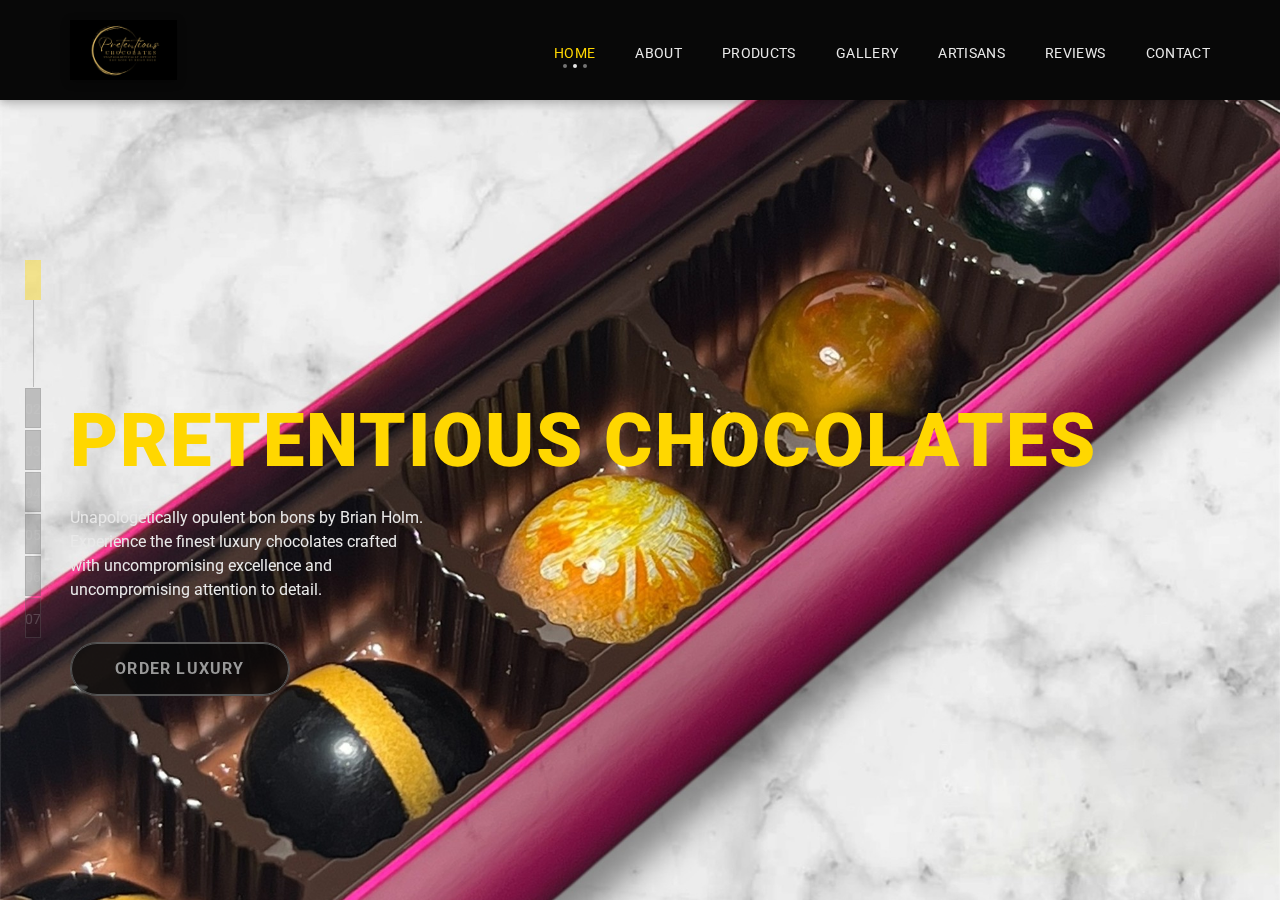
<file: index.html>
<!doctype html>
<html lang="en">

<head>
  <meta charset="utf-8">
  <meta http-equiv="X-UA-Compatible" content="IE=edge">
  <title>Pretentious Chocolates</title>
  <meta name="description" content="Pretentious Chocolates - Unapologetically opulent bon bons by Brian Holm. Experience the finest luxury chocolates crafted with uncompromising excellence.">
  <meta name="format-detection" content="telephone=no">
  <meta name="viewport" content="width=device-width, initial-scale=1, shrink-to-fit=no">
  <link href="https://fonts.googleapis.com/css?family=Roboto:300,400,700,900" rel="stylesheet">
  <link rel="stylesheet" href="css/vendor.css">
  <link rel="stylesheet" href="css/main.css">
  <link rel="stylesheet" href="css/bonbon-theme.css">
</head>

<body>
  <header class="header">
    <div class="container">
      <a href="#home" class="logo"><img src="images/Logo.jpg" alt="Pretentious Chocolates"></a>
      <div class="menu-trigger"><span></span><span></span><span></span></div>
      <nav class="main-menu">
        <ul>
          <li class="current"><a href="#home">Home</a></li>
          <li><a href="#about">About</a></li>
          <li><a href="#products">Products</a></li>
          <li><a href="#gallery">Gallery</a></li>
          <li><a href="#artisans">Artisans</a></li>
          <li><a href="#reviews">Reviews</a></li>
          <li><a href="#contact">Contact</a></li>
        </ul>
      </nav>
    </div>
  </header>

  <div class="body">

    <div class="page current" id="home" style="background-image: url(images/bonbon-luxury-box.jpg);">
      <div class="container">
        <h1>PRETENTIOUS CHOCOLATES</h1>
        <div class="row align-items-center">
          <div class="col-md-6 col-lg-4">
            <p>Unapologetically opulent bon bons by Brian Holm. Experience the finest luxury chocolates crafted with uncompromising excellence and uncompromising attention to detail.</p>
            <a href="#contact" class="btn">ORDER LUXURY</a>
          </div>
        </div>
      </div>
    </div>

    <div class="page" id="about">
      <div class="container">
        <div class="row align-items-center">
          <div class="col-lg-5">
            <h2>ABOUT US</h2>
            <p>At Pretentious Chocolates, we believe chocolate should be both an art and a bit of mischief. Founded by passionate chocolatier Brian Holm, our bon bons are crafted with care, curiosity, and just enough flair to make each piece feel special.</p>
            <p>We use thoughtfully chosen ingredients — from rich cocoa and bright fruits to saffron, pistachio, and even a whisper of absinthe — to create flavors that are elegant without being stuffy. Every bon bon is hand-finished, blending classic technique with a playful imagination.</p>
            <p>Our philosophy is simple: take chocolate seriously, but never take ourselves too seriously. Because indulgence should be delicious, beautiful, and just a little pretentious.</p>
          </div>
          <div class="col-lg-7 image-right text-right">
            <img src="images/about.jpg" alt="About Pretentious Chocolates">
          </div>
        </div>
      </div>
    </div>

    <div class="page" id="products">
      <div class="container small">
        <div class="text-center">
          <h2>OUR COLLECTION</h2>
          <p>Discover our exclusive collection of luxury bon bons, each crafted with the finest ingredients and uncompromising attention to detail.</p>
        </div>
        <div class="menu-slider">
          <div class="item">
            <h3>Classic Elegance</h3>
            <p>Luxury staples with refined twists.</p>
            <ul>
              <li>Velvet Noir – Dark chocolate ganache with Madagascar vanilla</li>
              <li>Golden Kiss – Salted caramel in milk chocolate with fleur de sel</li>
              <li>Sunlit Envy – Saffron white chocolate ganache layered with roasted pistachio praline and orange honey</li>
            </ul>
          </div>
          <div class="item">
            <h3>Worldly Wanderer</h3>
            <p>Flavors inspired by global indulgence.</p>
            <ul>
              <li>Midnight in Marrakech – Dark chocolate with cardamom, cinnamon, and a touch of orange blossom</li>
              <li>Kyoto Whisper – Matcha and yuzu white chocolate ganache</li>
              <li>Barcelona Flame – Smoked paprika, almond praline, and dark chocolate</li>
            </ul>
          </div>

          <div class="item">
            <h3>Decadent Indulgence</h3>
            <p>Deep, daring, and unapologetic.</p>
            <ul>
              <li>Heart of Dark Chocolate – Bitter dark ganache with cocoa nib crunch</li>
              <li>Crimson Desire – Blackberry ruby chocolate ganache studded with freeze-dried raspberries</li>
              <li>Gilded S'mores – Toasted marshmallow, graham praline, and milk chocolate</li>
            </ul>
          </div>

          <div class="item">
            <h3>Playful Mischief</h3>
            <p>Unexpected, cheeky, and a little dangerous.</p>
            <ul>
              <li>Sinister Citrus – Blood orange and chili dark chocolate</li>
              <li>Whispering Woods – Hazelnut praline kissed with pine and honey</li>
              <li>The Green Fairy – Absinthe dark chocolate ganache with a whisper of anise and herbs</li>
            </ul>
          </div>
        </div>
        <div class="text-center">
          <a href="#contact" class="btn">ORDER LUXURY</a>
        </div>
      </div>
    </div>

    <div class="page" id="gallery">
      <div class="container small">
        <div class="text-center">
          <h2>GALLERY</h2>
          <p>Take a visual journey through our chocolate artistry. Each bon bon is a masterpiece of flavor and design, crafted to perfection.</p>
        </div>
        <div class="gallery">
          <div class="gallery-cat active all">
            <ul>
              <li><a href="images/bonbon-luxury-box.jpg" data-fancybox="gallery1"><img src="images/bonbon-luxury-box.jpg" alt="Luxury Bon Bon Collection"></a></li>
              <li><a href="images/PCC2.jpg" data-fancybox="gallery1"><img src="images/PCC2.jpg" alt="Artisan Bon Bon Collection"></a></li>
              <li><a href="images/PCC3.jpg" data-fancybox="gallery1"><img src="images/PCC3.jpg" alt="Artisan Bon Bon Collection"></a></li>
              <li><a href="images/PCC4 (1).JPG" data-fancybox="gallery1"><img src="images/PCC4 (1).JPG" alt="Artisan Bon Bon Collection"></a></li>
              <li><a href="images/PCC4 (2).JPG" data-fancybox="gallery1"><img src="images/PCC4 (2).JPG" alt="Artisan Bon Bon Collection"></a></li>
              <li><a href="images/PCC4 (3).JPG" data-fancybox="gallery1"><img src="images/PCC4 (3).JPG" alt="Artisan Bon Bon Collection"></a></li>
              <li><a href="images/PCC4 (4).JPG" data-fancybox="gallery1"><img src="images/PCC4 (4).JPG" alt="Artisan Bon Bon Collection"></a></li>
              <li><a href="images/PCC4 (5).JPG" data-fancybox="gallery1"><img src="images/PCC4 (5).JPG" alt="Artisan Bon Bon Collection"></a></li>
              <li><a href="images/PCC4 (6).JPG" data-fancybox="gallery1"><img src="images/PCC4 (6).JPG" alt="Artisan Bon Bon Collection"></a></li>
              <li><a href="images/Nov25 (1).JPG" data-fancybox="gallery1"><img src="images/Nov25 (1).JPG" alt="Artisan Bon Bon Collection"></a></li>
              <li><a href="images/Nov25 (2).JPG" data-fancybox="gallery1"><img src="images/Nov25 (2).JPG" alt="Artisan Bon Bon Collection"></a></li>
              <li><a href="images/Nov25 (3).jpeg" data-fancybox="gallery1"><img src="images/Nov25 (3).jpeg" alt="Artisan Bon Bon Collection"></a></li>
              <li><a href="images/Nov25 (4).jpeg" data-fancybox="gallery1"><img src="images/Nov25 (4).jpeg" alt="Artisan Bon Bon Collection"></a></li>
              <li><a href="images/Nov25 (5).jpeg" data-fancybox="gallery1"><img src="images/Nov25 (5).jpeg" alt="Artisan Bon Bon Collection"></a></li>
              <li><a href="images/Nov25 (6).jpeg" data-fancybox="gallery1"><img src="images/Nov25 (6).jpeg" alt="Artisan Bon Bon Collection"></a></li>
              <li><a href="images/Wylie (1).JPG" data-fancybox="gallery1"><img src="images/Wylie (1).JPG" alt="Artisan Bon Bon Collection"></a></li>
              <li><a href="images/Wylie (2).JPG" data-fancybox="gallery1"><img src="images/Wylie (2).JPG" alt="Artisan Bon Bon Collection"></a></li>
              <li><a href="images/Wylie (3).JPG" data-fancybox="gallery1"><img src="images/Wylie (3).JPG" alt="Artisan Bon Bon Collection"></a></li>
              <li><a href="images/Wylie (4).PNG" data-fancybox="gallery1"><img src="images/Wylie (4).PNG" alt="Artisan Bon Bon Collection"></a></li>
            </ul>
          </div>
          <div class="cats">
            <ul>
              <li class="current"><a href=".all">All</a></li>
            </ul>
          </div>
        </div>
      </div>
    </div>

    <div class="page" id="artisans">
      <div class="container">
        <div class="row align-items-center">
          <div class="col-lg-4">
            <h2>The Chocolatier</h2>
            <p>Meet Brian Holm, the chocolatier behind Pretentious Chocolates.<br>
            What started as a creative experiment in the kitchen quickly grew into a passion for crafting bon bons that balance elegance with a playful twist. Brian may not have decades of formal chocolate training, but he brings curiosity, dedication, and a love of flavor to every piece he makes.</p>
            <a href="#contact" class="btn">MEET BRIAN</a>
          </div>
          <div class="col-lg-7 col-xl-6 offset-lg-1">
            <div class="chef-slider">
              <div class="item">
                <div class="image">
                  <img src="images/Vesper.jpg" alt="Brian Holm - The Chocolatier">
                </div>
                <h3>Brian Holm</h3>
                <hr>
                <p>Chocolatier</p>
              </div>
            </div>
          </div>
        </div>
      </div>
    </div>

    <div class="page" id="reviews">
      <div class="container small">
        <div class="text-center">
          <h2>REVIEWS</h2>
          <p>What people are saying about our bon bons. Spoiler alert: they're pretty pretentious about how good they are.</p>
        </div>
        <div class="reviews-slider text-center">
          <div class="item">
            <div class="image">
              <img src="images/r1.jpg" alt="">
            </div>
            <h3>Joan</h3>
            <blockquote>
              <p>Okay, I'm officially ruined for regular chocolate. The Velvet Noir? Absolutely divine. I may have eaten the entire box in one sitting and I'm not even sorry. Brian, you've created a monster.</p>
            </blockquote>
          </div>
          <div class="item">
            <div class="image">
              <img src="images/r2.jpg" alt="">
            </div>
            <h3>Christina</h3>
            <blockquote>
              <p>I bought these for my wife's birthday and now she won't stop talking about them. The Midnight in Marrakech? She's convinced I'm trying to seduce her with chocolate. She's not wrong. Mission accomplished, Brian.</p>
            </blockquote>
          </div>
          <div class="item">
            <div class="image">
              <img src="images/r3.jpg" alt="">
            </div>
            <h3>John</h3>
            <blockquote>
              <p>The Green Fairy bon bon? I'm pretty sure it's illegal in some states. That absinthe whisper is dangerously good. My friends think I've developed an expensive chocolate habit. They're not wrong, but I'm not stopping.</p>
            </blockquote>
          </div>

          <div class="item">
            <div class="image">
              <img src="images/r1.jpg" alt="">
            </div>
            <h3>Rachel</h3>
            <blockquote>
              <p>I'm a chef and I'm supposed to be critical about food, but these bon bons? I have nothing. The Barcelona Flame with smoked paprika? That's not chocolate, that's art. My ego is bruised and my taste buds are grateful.</p>
            </blockquote>
          </div>
          <div class="item">
            <div class="image">
              <img src="images/r2.jpg" alt="">
            </div>
            <h3>Allen</h3>
            <blockquote>
              <p>My therapist says I need to work on my impulse control. Then I discovered the Golden Kiss bon bon and now I'm questioning everything. That salted caramel situation? It's therapy in chocolate form. Sorry, Dr. Smith.</p>
            </blockquote>
          </div>
          <div class="item">
            <div class="image">
              <img src="images/r3.jpg" alt="">
            </div>
            <h3>Joe</h3>
            <blockquote>
              <p>I'm supposed to be on a diet. Then I tried the Whispering Woods bon bon and now I'm questioning my life choices. That hazelnut praline with pine and honey? It's like eating a forest in the best possible way. My diet can wait.</p>
            </blockquote>
          </div>

        </div>
      </div>
    </div>

    <div class="page" id="contact">
      <div class="container small">
        <div class="text-center">
          <h2>Where to Indulge</h2>
          <p>Bon Bons are available through special orders and at select locations around Dallas.<br>
          Want to know where we'll appear next? Join our mailing list and be the first to discover our upcoming pop-ups and limited releases.</p>
        </div>
        <div class="row">
          <div class="col-md-6 grey-text">
            <h4>WYLIE URBAN FARM & MARKET</h4>
            <p><i class="fa fa-map-marker-alt" aria-hidden="true"></i>2315 E Stone Rd<br>
            Wylie, Texas 75098</p>
            <p><i class="fa fa-phone" aria-hidden="true"></i><a href="tel:6164014272">(616) 401-4272</a></p>
            <p><i class="fa fa-globe" aria-hidden="true"></i><a href="https://www.wylieurbanfarmmarket.com/" target="_blank">www.wylieurbanfarmmarket.com</a></p>
            <h5>Hours</h5>
            <p><strong>Monday:</strong> Closed<br>
            <strong>Tuesday:</strong> 12:00 pm - 6:00 pm<br>
            <strong>Wednesday:</strong> 12:00 pm - 6:00 pm<br>
            <strong>Thursday:</strong> 8:00 am - 8:00 pm<br>
            <strong>Friday:</strong> 8:00 am - 8:00 pm<br>
            <strong>Saturday:</strong> 8:00 am - 8:00 pm<br>
            <strong>Sunday:</strong> 10:00 am - 5:00 pm</p>
            <hr>
            <h4>CONTACT INFORMATION</h4>
            <p><i class="fa fa-map-marker-alt" aria-hidden="true"></i>Dallas, TX</p>
            <p><a href="mailto:BrianHolm@yahoo.com"><i class="fa fa-envelope" aria-hidden="true"></i>BrianHolm@yahoo.com</a></p>
            <p>By Appointment Only</p>
            <p class="small">© 2024 Pretentious Chocolates. All rights reserved.</p>
          </div>
          <div class="col-md-6">
            <h4>Join our Mailing List</h4>
            <form action="https://formspree.io/f/mblanyvz" method="POST">
              <input type="text" required name="name" placeholder="Your name">
              <input type="email" required name="email" placeholder="Your email">
              <input type="hidden" name="_subject" value="New Mailing List Signup - Pretentious Chocolates">
              <input type="hidden" name="_replyto" value="">
              <input type="hidden" name="_next" value="https://pretentiouschocolates.com#contact">
              <button type="submit" class="btn">Submit</button>
            </form>
          </div>
        </div>
      </div>
    </div>

  </div>

  <footer class="footer">
    <div class="container">
    </div>
  </footer>

  <div class="indicate-dots">
    <ul>
      <li class="current"><a href="#home"></a></li>
      <li><a href="#about"></a></li>
      <li><a href="#products"></a></li>
      <li><a href="#gallery"></a></li>
      <li><a href="#artisans"></a></li>
      <li><a href="#reviews"></a></li>
      <li><a href="#contact"></a></li>
    </ul>
  </div>

  <script src="js/vendor.js"></script>
  <script src="js/main.js"></script>
</body>

</html>
</file>
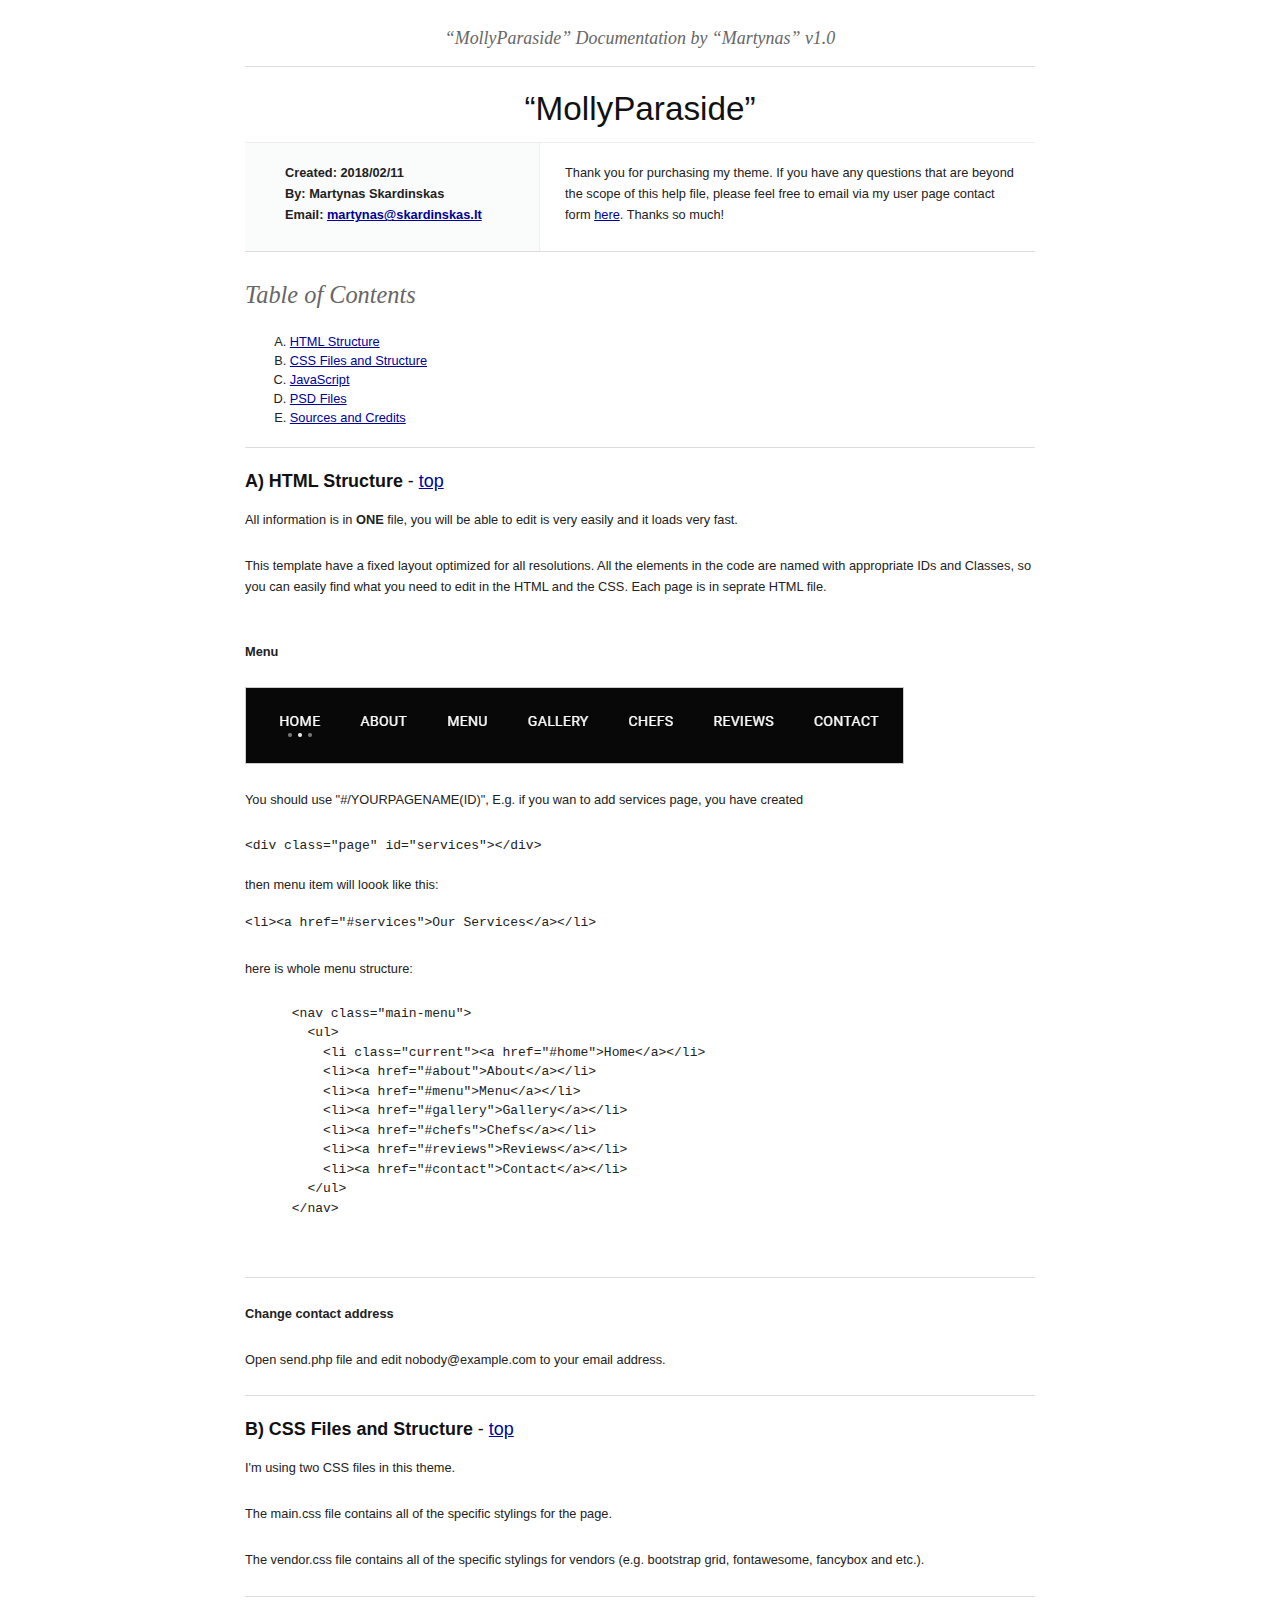
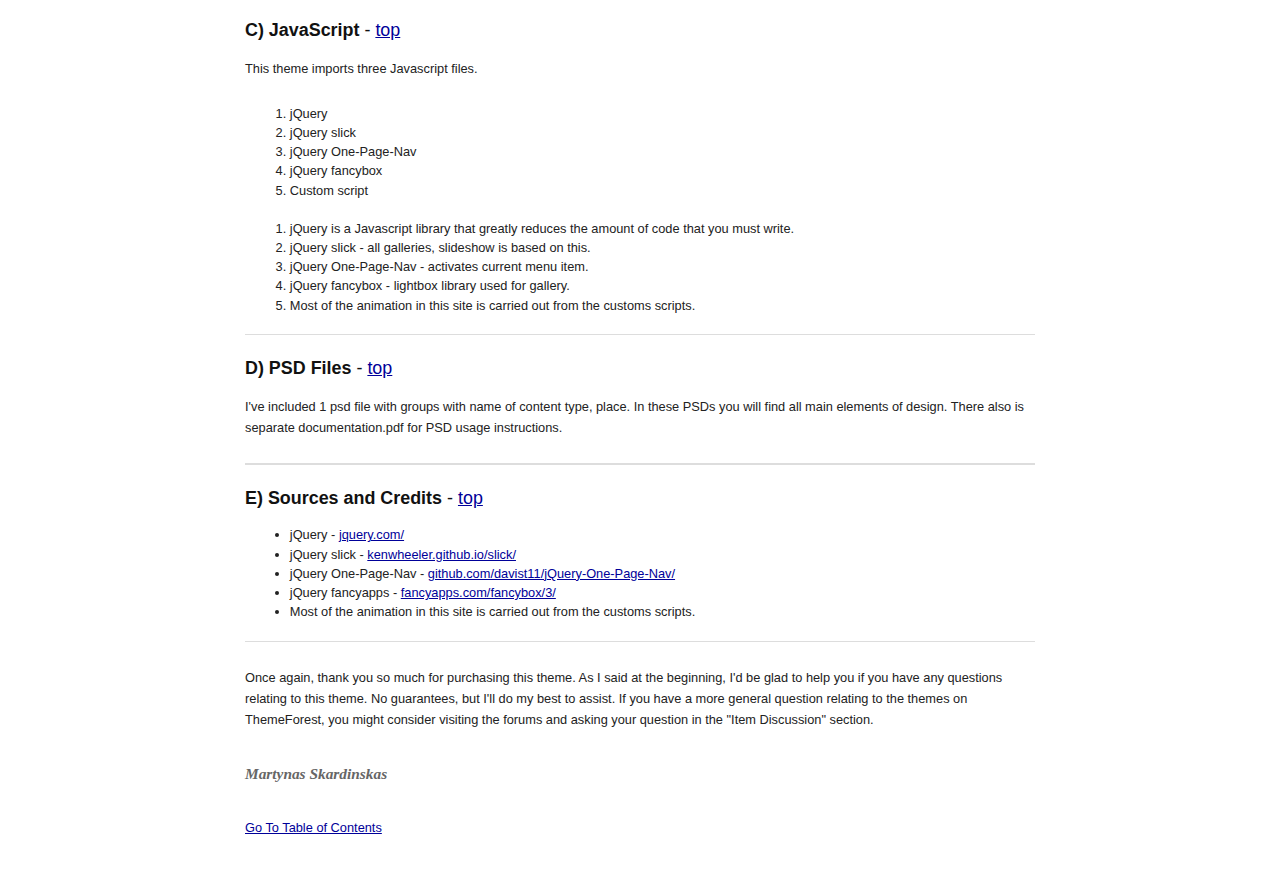
<file: help/index.html>
<!DOCTYPE HTML PUBLIC "-//W3C//DTD HTML 4.01//EN" "http://www.w3.org/TR/html4/strict.dtd">
<head lang="en">
	<meta http-equiv="content-type" content="text/html;charset=utf-8">
	<title>Molly Paradise Documentation Template</title>
	<!-- Framework CSS -->
	<link rel="stylesheet" href="assets/blueprint-css/screen.css" type="text/css" media="screen, projection">
	<link rel="stylesheet" href="assets/blueprint-css/print.css" type="text/css" media="print">
	<!--[if lt IE 8]><link rel="stylesheet" href="assets/blueprint-css/ie.css" type="text/css" media="screen, projection"><![endif]-->
	<link rel="stylesheet" href="assets/blueprint-css/plugins/fancy-type/screen.css" type="text/css" media="screen, projection">
	<style type="text/css" media="screen">
		p, table, hr, .box { margin-bottom:25px; }
		.box p { margin-bottom:10px; }
	</style>
</head>


<body>
	<div class="container">
	
		<h3 class="center alt">&ldquo;MollyParaside&rdquo; Documentation by &ldquo;Martynas&rdquo; v1.0</h3>
		
		<hr>
		
		<h1 class="center">&ldquo;MollyParaside&rdquo;</h1>
		
		<div class="borderTop">
			<div class="span-6 colborder info prepend-1">
				<p class="prepend-top">
					<strong>
					Created: 2018/02/11<br>
					By: Martynas Skardinskas<br>
					Email: <a href="mailto:martynas@skardinskas.lt">martynas@skardinskas.lt</a>
					</strong>
				</p>
			</div><!-- end div .span-6 -->		
	
			<div class="span-12 last">
				<p class="prepend-top append-0">Thank you for purchasing my theme. If you have any questions that are beyond the scope of this help file, please feel free to email via my user page contact form <a href="http://themeforest.net/user/grep?ref=grep">here</a>. Thanks so much!</p>
			</div>
		</div><!-- end div .borderTop -->
		
		<hr>
		
		<h2 id="toc" class="alt">Table of Contents</h2>
		<ol class="alpha">
			<li><a href="#htmlStructure">HTML Structure</a></li>
			<li><a href="#cssFiles">CSS Files and Structure</a></li>
			<li><a href="#javascript">JavaScript</a></li>
			<li><a href="#psdFiles">PSD Files</a></li>
			<li><a href="#credits">Sources and Credits</a></li>
		</ol>
		
		<hr>
		
		<h3 id="htmlStructure"><strong>A) HTML Structure</strong> - <a href="#toc">top</a></h3>
		<p>All information is in <strong>ONE</strong> file, you will be able to edit is very easily and it loads very fast.</p>
		<p>This template have a fixed layout optimized for all resolutions. All the elements in the code are named with appropriate IDs and Classes, so you can easily find what you need to edit in the HTML and the CSS. Each page is in seprate HTML file.</p>
		<br>
		<p><strong>Menu</strong></p>
		<p><img src="assets/images/menu.jpg" alt="HTML Menu" style=" display:block; border: 1px solid #CCC;" /></p>
		<p>You should use "#/YOURPAGENAME(ID)", E.g. if you wan to add services page, you have created <pre>&lt;div class="page" id=&quot;services&quot;&gt;&lt;/div&gt;</pre> 
		then menu item will loook like this: <pre>&lt;li&gt;&lt;a href=&quot;#services&quot;&gt;Our Services&lt;/a&gt;&lt;/li&gt;</pre>  
		</p>
		<p>here is whole menu structure:</p>
		<pre>      &lt;nav class=&quot;main-menu&quot;&gt;
        &lt;ul&gt;
          &lt;li class=&quot;current&quot;&gt;&lt;a href=&quot;#home&quot;&gt;Home&lt;/a&gt;&lt;/li&gt;
          &lt;li&gt;&lt;a href=&quot;#about&quot;&gt;About&lt;/a&gt;&lt;/li&gt;
          &lt;li&gt;&lt;a href=&quot;#menu&quot;&gt;Menu&lt;/a&gt;&lt;/li&gt;
          &lt;li&gt;&lt;a href=&quot;#gallery&quot;&gt;Gallery&lt;/a&gt;&lt;/li&gt;
          &lt;li&gt;&lt;a href=&quot;#chefs&quot;&gt;Chefs&lt;/a&gt;&lt;/li&gt;
          &lt;li&gt;&lt;a href=&quot;#reviews&quot;&gt;Reviews&lt;/a&gt;&lt;/li&gt;
          &lt;li&gt;&lt;a href=&quot;#contact&quot;&gt;Contact&lt;/a&gt;&lt;/li&gt;
        &lt;/ul&gt;
      &lt;/nav&gt;
		</pre>
		
		<br>
		<hr>
		<p><strong>Change contact address</strong></p>
		<p>Open send.php file and edit nobody@example.com to your email address.</p>

		<hr>
		
		<h3 id="cssFiles"><strong>B) CSS Files and Structure</strong> - <a href="#toc">top</a></h3>

		<p>I'm using two CSS files in this theme. </p>
		
		<p>The main.css file contains all of the specific stylings for the page.</p>
		<p>The vendor.css file contains all of the specific stylings for vendors (e.g. bootstrap grid, fontawesome, fancybox and etc.).</p>

		<hr>
		
		<h3 id="javascript"><strong>C) JavaScript</strong> - <a href="#toc">top</a></h3>
		
		<p>This theme imports three Javascript files.</p>
		
		<ol>
			<li>jQuery</li>
			<li>jQuery slick</li>
			<li>jQuery One-Page-Nav</li>
			<li>jQuery fancybox</li>
			<li>Custom script</li>
			</ol>
		  		  
		<ol>
			<li>jQuery is a Javascript library that greatly reduces the amount of code that you must write.</li>
			<li>jQuery slick - all galleries, slideshow is based on this.</li>
			<li>jQuery One-Page-Nav - activates current menu item.</li>
			<li>jQuery fancybox - lightbox library used for gallery.</li>
			<li>Most of the animation in this site is carried out from the customs scripts.</li>
		</ol>
		
		<hr>
		
		<h3 id="psdFiles"><strong>D) PSD Files</strong> - <a href="#toc">top</a></h3>
		
		<p>I've included 1 psd file with groups with name of content type, place. In these PSDs you will find all main elements of design. There also is separate documentation.pdf for PSD usage instructions.</p>
<hr>
	
		<h3 id="credits"><strong>E) Sources and Credits</strong> - <a href="#toc">top</a></h3>
			
		<ul>
			<li>jQuery - <a href="http://jquery.com/">jquery.com/</a></li>
			<li>jQuery slick - <a href="http://kenwheeler.github.io/slick/">kenwheeler.github.io/slick/</a></li>
			<li>jQuery One-Page-Nav - <a href="https://fancyapps.com/fancybox/3/">github.com/davist11/jQuery-One-Page-Nav/</a></li>
			<li>jQuery fancyapps - <a href="https://fancyapps.com/fancybox/3/">fancyapps.com/fancybox/3/</a></li>
			<li>Most of the animation in this site is carried out from the customs scripts.</li>
		</ul>
		
		<hr>
		
		<p>Once again, thank you so much for purchasing this theme. As I said at the beginning, I'd be glad to help you if you have any questions relating to this theme. No guarantees, but I'll do my best to assist. If you have a more general question relating to the themes on ThemeForest, you might consider visiting the forums and asking your question in the "Item Discussion" section.</p> 
		
		<p class="append-bottom alt large"><strong>Martynas Skardinskas</strong></p>
		<p><a href="#toc">Go To Table of Contents</a></p>
		
		<hr class="space">
	</div><!-- end div .container -->
</body>
</html>
</file>
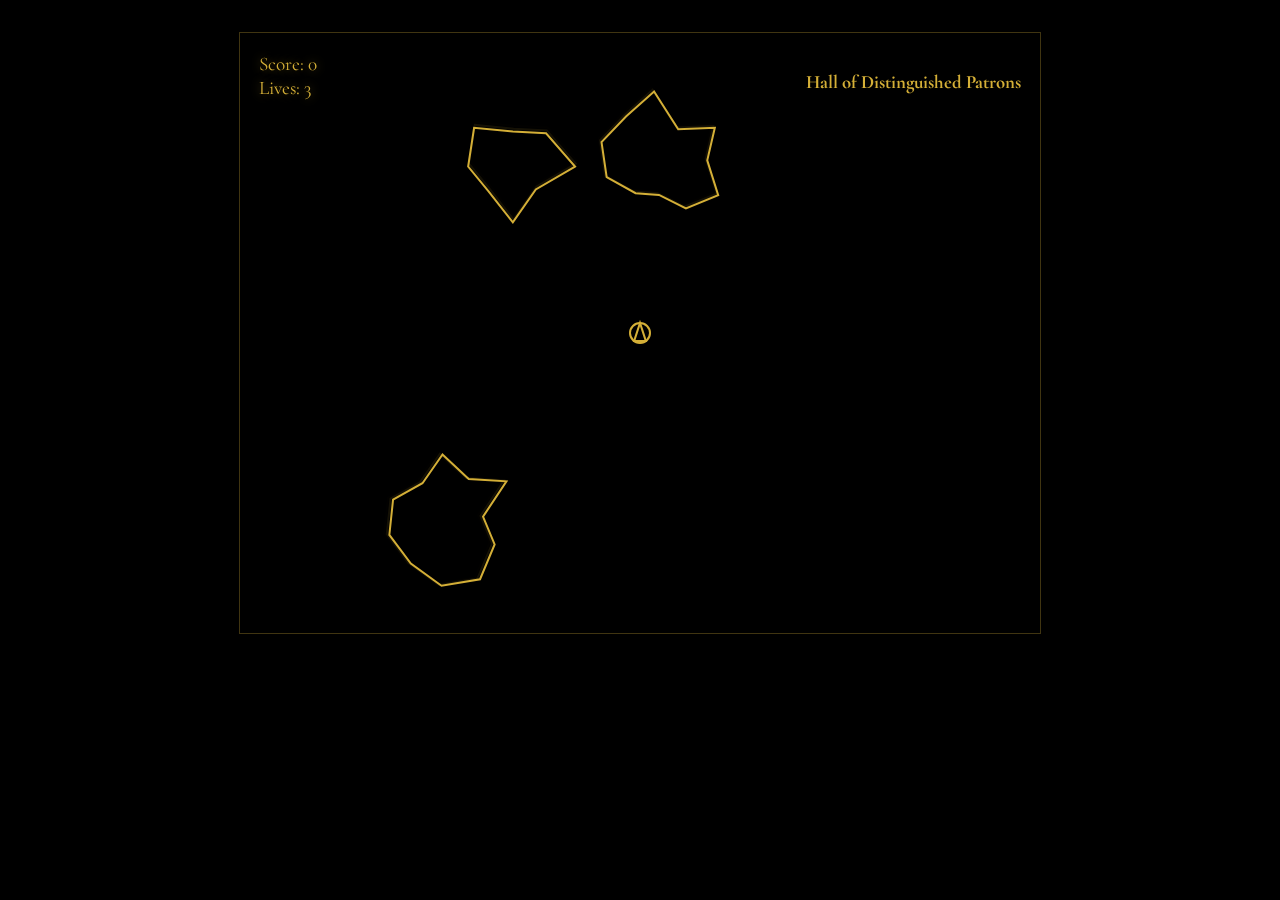
<file: bonbon-asteroids.html>
<!DOCTYPE html>
<html lang="en">
<head>
    <meta charset="UTF-8">
    <meta name="viewport" content="width=device-width, initial-scale=1.0">
    <title>Bonbon Asteroids - A Refined Exercise in Confectionery Defense</title>
    <link href="https://fonts.googleapis.com/css2?family=Cormorant+Garamond:wght@300;400;700&display=swap" rel="stylesheet">
    <style>
        body {
            margin: 0;
            padding: 0;
            background: black;
            color: #d4af37;
            font-family: 'Cormorant Garamond', serif;
            display: flex;
            flex-direction: column;
            align-items: center;
            min-height: 100vh;
            overflow: hidden;
        }

        .game-container {
            position: relative;
            margin: 2rem;
        }

        canvas {
            border: 1px solid rgba(212, 175, 55, 0.3);
            background: rgba(0, 0, 0, 0.9);
        }

        .hud {
            position: absolute;
            top: 20px;
            left: 20px;
            font-size: 1.2rem;
            text-shadow: 0 0 10px rgba(212, 175, 55, 0.5);
        }

        .high-scores {
            position: absolute;
            right: 20px;
            top: 20px;
            text-align: right;
        }

        .game-over {
            display: none;
            position: absolute;
            top: 50%;
            left: 50%;
            transform: translate(-50%, -50%);
            text-align: center;
            background: rgba(0, 0, 0, 0.9);
            padding: 2rem;
            border: 1px solid rgba(212, 175, 55, 0.3);
        }

        .game-over h2 {
            font-size: 2rem;
            margin-bottom: 1rem;
        }

        button {
            background: rgba(212, 175, 55, 0.1);
            border: 1px solid rgba(212, 175, 55, 0.3);
            color: #d4af37;
            padding: 0.8rem 1.5rem;
            cursor: pointer;
            font-family: inherit;
            margin-top: 1rem;
            transition: all 0.3s ease;
        }

        button:hover {
            background: rgba(212, 175, 55, 0.2);
            transform: translateY(-2px);
        }

        .pretentious-quote {
            font-style: italic;
            margin: 1rem 0;
            font-size: 0.9rem;
            opacity: 0.8;
        }
    </style>
</head>
<body>
    <div class="game-container">
        <canvas id="gameCanvas"></canvas>
        <div class="hud">
            <div>Score: <span id="score">0</span></div>
            <div>Lives: <span id="lives">3</span></div>
        </div>
        <div class="high-scores">
            <h3>Hall of Distinguished Patrons</h3>
            <div id="scoreList"></div>
        </div>
        <div class="game-over" id="gameOver">
            <h2>A Most Refined Conclusion</h2>
            <div class="pretentious-quote"></div>
            <div>Final Score: <span id="finalScore">0</span></div>
            <input type="text" id="playerName" placeholder="Enter your distinguished name" style="display: none;">
            <button onclick="restartGame()">Embark Upon Another Culinary Journey</button>
        </div>
    </div>

    <script>
        // Game constants and variables will go here
        const SHIP_SIZE = 20;
        const TURN_SPEED = 180; // Reduced from 360 - slower rotation
        const THRUST = 5; // Reduced from 300 - gentler acceleration
        const FRICTION = 0.99; // Changed from 0.7 - less friction for more drift
        const ASTEROID_SPEED = 2; // Reduced from 50 - much slower asteroids
        const ASTEROID_VERTICES = 10;
        const ASTEROID_JAG = 0.4;
        const BULLET_SPEED = 500;
        const BULLET_LIFETIME = 2; // seconds
        const QUOTES = [
            "One must appreciate the ephemeral nature of existence, much like a perfectly tempered chocolate.",
            "In the cosmic dance of confectionery, we are but mere truffles floating in the void.",
            "To destroy an inferior chocolate is not violence; it is refinement.",
            "The path to enlightenment is paved with single-origin cacao.",
            "What is life but a series of exquisite collisions between artisanal creations?",
            "Even in defeat, one must maintain an air of sophisticated nonchalance.",
            "Victory tastes sweetest when savored from a gold-leafed plate.",
            "The universe bends to the will of those with refined palates.",
            "In the grand tapestry of existence, we are all but bonbons waiting to melt."
        ];
        const SOUNDS = {
            shoot: new Audio('data:audio/wav;base64,...'), // We'll need to create or find appropriate sound effects
            explosion: new Audio('data:audio/wav;base64,...'),
            thrust: new Audio('data:audio/wav;base64,...'),
            powerup: new Audio('data:audio/wav;base64,...')
        };

        let canvas, ctx;
        let ship, asteroids, bullets;
        let score = 0;
        let lives = 3;
        let gameOver = false;
        let highScores = [];
        let particles;
        let powerUps = [];

        // Game initialization
        window.onload = function() {
            canvas = document.getElementById('gameCanvas');
            ctx = canvas.getContext('2d');

            // Set canvas size
            canvas.width = 800;
            canvas.height = 600;

            // Load high scores
            loadHighScores();

            // Start new game
            initGame();

            // Start game loop
            requestAnimationFrame(gameLoop);
        };

        function initGame() {
            ship = new Ship();
            asteroids = [];
            bullets = [];
            score = 0;
            lives = 3;
            gameOver = false;
            
            // Create initial asteroids
            createAsteroids(3);
            
            // Update score display
            document.getElementById('score').textContent = score;
            document.getElementById('lives').textContent = lives;
            
            // Hide game over screen
            document.getElementById('gameOver').style.display = 'none';

            particles = new ParticleSystem();
            powerUps = [];
        }

        function createAsteroids(count, x, y, size = 50) {
            for (let i = 0; i < count; i++) {
                let asteroid;
                do {
                    let asteroidX = x || Math.random() * canvas.width;
                    let asteroidY = y || Math.random() * canvas.height;
                    
                    // Ensure asteroid isn't too close to ship
                    let dx = asteroidX - ship.x;
                    let dy = asteroidY - ship.y;
                    let distance = Math.sqrt(dx * dx + dy * dy);
                    
                    if (distance > 100) {
                        asteroid = new Asteroid(asteroidX, asteroidY, size);
                        break;
                    }
                } while (true);
                
                asteroids.push(asteroid);
            }
        }

        // Handle keyboard input
        let keys = {};
        document.addEventListener('keydown', function(e) {
            keys[e.key] = true;
        });

        document.addEventListener('keyup', function(e) {
            keys[e.key] = false;
        });

        function handleInput() {
            if (keys['ArrowLeft']) ship.rotate(1);
            if (keys['ArrowRight']) ship.rotate(-1);
            if (keys['ArrowUp']) ship.thrust();
            if (keys[' '] && !keys.fired) {
                bullets.push(new Bullet(ship));
                keys.fired = true;
                SOUNDS.shoot.currentTime = 0;
                SOUNDS.shoot.play();
            }
            if (!keys[' ']) keys.fired = false;
        }

        class Ship {
            constructor() {
                this.x = canvas.width / 2;
                this.y = canvas.height / 2;
                this.radius = SHIP_SIZE / 2;
                this.angle = 90 / 180 * Math.PI; // pointing up
                this.rotation = 0;
                this.thrusting = false;
                this.thrust = {
                    x: 0,
                    y: 0
                };
            }

            rotate(dir) {
                this.rotation = TURN_SPEED / 180 * Math.PI / 30 * dir;
            }

            update(dt) {
                // Rotate
                this.angle += this.rotation;

                // Move
                this.x += this.thrust.x;
                this.y += this.thrust.y;

                // Handle edge of screen
                if (this.x < 0) this.x = canvas.width;
                else if (this.x > canvas.width) this.x = 0;
                if (this.y < 0) this.y = canvas.height;
                else if (this.y > canvas.height) this.y = 0;

                // Apply friction
                this.thrust.x *= FRICTION;
                this.thrust.y *= FRICTION;
            }

            thrust() {
                this.thrust.x += THRUST * Math.cos(this.angle);
                this.thrust.y -= THRUST * Math.sin(this.angle);
            }

            draw() {
                ctx.strokeStyle = '#d4af37';
                ctx.lineWidth = 2;
                ctx.beginPath();
                ctx.arc(this.x, this.y, this.radius, 0, Math.PI * 2);
                ctx.stroke();
                
                // Draw direction indicator
                ctx.beginPath();
                ctx.moveTo(
                    this.x + this.radius * Math.cos(this.angle),
                    this.y - this.radius * Math.sin(this.angle)
                );
                ctx.lineTo(
                    this.x + this.radius * Math.cos(this.angle + Math.PI * 0.8),
                    this.y - this.radius * Math.sin(this.angle + Math.PI * 0.8)
                );
                ctx.lineTo(
                    this.x + this.radius * Math.cos(this.angle - Math.PI * 0.8),
                    this.y - this.radius * Math.sin(this.angle - Math.PI * 0.8)
                );
                ctx.closePath();
                ctx.stroke();
            }
        }

        class Asteroid {
            constructor(x, y, r) {
                this.x = x;
                this.y = y;
                this.radius = r;
                this.speed = ASTEROID_SPEED * (1 + Math.random() * 0.5);
                this.angle = Math.random() * Math.PI * 2;
                this.velocityX = Math.cos(this.angle) * this.speed;
                this.velocityY = Math.sin(this.angle) * this.speed;
                this.vertices = Math.floor(Math.random() * 5) + 7;
                this.offsets = [];
                
                // Create irregular shape
                for (let i = 0; i < this.vertices; i++) {
                    this.offsets.push(Math.random() * ASTEROID_JAG * 2 + 1 - ASTEROID_JAG);
                }
            }

            update() {
                this.x += this.velocityX;
                this.y += this.velocityY;

                // Wrap around screen edges
                if (this.x < 0 - this.radius) this.x = canvas.width + this.radius;
                else if (this.x > canvas.width + this.radius) this.x = 0 - this.radius;
                if (this.y < 0 - this.radius) this.y = canvas.height + this.radius;
                else if (this.y > canvas.height + this.radius) this.y = 0 - this.radius;
            }

            draw() {
                ctx.strokeStyle = '#d4af37';
                ctx.lineWidth = 2;
                ctx.beginPath();
                
                // Draw irregular polygon
                for (let i = 0; i < this.vertices; i++) {
                    let angle = i * Math.PI * 2 / this.vertices;
                    let r = this.radius * this.offsets[i];
                    if (i === 0) {
                        ctx.moveTo(
                            this.x + r * Math.cos(angle),
                            this.y + r * Math.sin(angle)
                        );
                    } else {
                        ctx.lineTo(
                            this.x + r * Math.cos(angle),
                            this.y + r * Math.sin(angle)
                        );
                    }
                }
                
                ctx.closePath();
                ctx.stroke();
            }
        }

        class Bullet {
            constructor(ship) {
                this.x = ship.x + ship.radius * Math.cos(ship.angle);
                this.y = ship.y - ship.radius * Math.sin(ship.angle);
                this.speed = BULLET_SPEED;
                this.angle = ship.angle;
                this.lifetime = BULLET_LIFETIME * 30; // Convert to frames
            }

            update() {
                this.x += this.speed * Math.cos(this.angle) / 30;
                this.y -= this.speed * Math.sin(this.angle) / 30;
                this.lifetime--;
            }

            draw() {
                ctx.fillStyle = '#d4af37';
                ctx.beginPath();
                ctx.arc(this.x, this.y, 2, 0, Math.PI * 2);
                ctx.fill();
            }
        }

        class ParticleSystem {
            constructor() {
                this.particles = [];
            }

            createExplosion(x, y, color, count = 15) {
                for (let i = 0; i < count; i++) {
                    this.particles.push(new Particle(x, y, color));
                }
            }

            update() {
                this.particles = this.particles.filter(particle => {
                    particle.update();
                    return particle.lifetime > 0;
                });
            }

            draw(ctx) {
                this.particles.forEach(particle => particle.draw(ctx));
            }
        }

        class Particle {
            constructor(x, y, color) {
                this.x = x;
                this.y = y;
                this.color = color;
                this.size = Math.random() * 3 + 1;
                this.speedX = (Math.random() - 0.5) * 8;
                this.speedY = (Math.random() - 0.5) * 8;
                this.lifetime = 1; // seconds
                this.opacity = 1;
            }

            update() {
                this.x += this.speedX;
                this.y += this.speedY;
                this.opacity -= 0.02;
                this.lifetime -= 0.02;
            }

            draw(ctx) {
                ctx.save();
                ctx.globalAlpha = this.opacity;
                ctx.fillStyle = this.color;
                ctx.beginPath();
                ctx.arc(this.x, this.y, this.size, 0, Math.PI * 2);
                ctx.fill();
                ctx.restore();
            }
        }

        class PowerUp {
            constructor(x, y, type) {
                this.x = x;
                this.y = y;
                this.type = type;
                this.radius = 15;
                this.angle = 0;
            }

            update() {
                this.angle += 0.02;
            }

            draw(ctx) {
                ctx.save();
                ctx.strokeStyle = '#d4af37';
                ctx.lineWidth = 2;
                ctx.beginPath();
                ctx.arc(this.x, this.y, this.radius, 0, Math.PI * 2);
                ctx.stroke();
                
                // Draw a fancy symbol based on type
                ctx.translate(this.x, this.y);
                ctx.rotate(this.angle);
                // Draw different symbols for different power-ups
                ctx.restore();
            }
        }

        function checkCollisions() {
            // Check bullet collisions
            for (let i = bullets.length - 1; i >= 0; i--) {
                for (let j = asteroids.length - 1; j >= 0; j--) {
                    let dx = bullets[i].x - asteroids[j].x;
                    let dy = bullets[i].y - asteroids[j].y;
                    let distance = Math.sqrt(dx * dx + dy * dy);
                    
                    if (distance < asteroids[j].radius) {
                        // Remove bullet and asteroid
                        bullets.splice(i, 1);
                        
                        // Split asteroid or remove it
                        if (asteroids[j].radius > 20) {
                            // Split into two smaller asteroids
                            let newSize = asteroids[j].radius / 2;
                            createAsteroids(2, asteroids[j].x, asteroids[j].y, newSize);
                            score += Math.floor(100 / newSize); // More points for smaller asteroids
                        } else {
                            score += 100;
                        }
                        
                        asteroids.splice(j, 1);
                        document.getElementById('score').textContent = score;

                        particles.createExplosion(asteroids[j].x, asteroids[j].y, '#d4af37');
                        SOUNDS.explosion.currentTime = 0;
                        SOUNDS.explosion.play();

                        if (Math.random() < 0.1) { // 10% chance
                            powerUps.push(new PowerUp(asteroids[j].x, asteroids[j].y, 
                                ['rapidFire', 'shield', 'multiShot'][Math.floor(Math.random() * 3)]));
                        }

                        break;
                    }
                }
            }
            
            // Check ship collisions
            if (!gameOver) {
                for (let i = 0; i < asteroids.length; i++) {
                    let dx = ship.x - asteroids[i].x;
                    let dy = ship.y - asteroids[i].y;
                    let distance = Math.sqrt(dx * dx + dy * dy);
                    
                    if (distance < ship.radius + asteroids[i].radius) {
                        lives--;
                        document.getElementById('lives').textContent = lives;
                        
                        if (lives <= 0) {
                            endGame();
                        } else {
                            resetShip();
                        }
                        break;
                    }
                }
            }

            // Check power-up collisions
            powerUps = powerUps.filter(powerUp => {
                let dx = ship.x - powerUp.x;
                let dy = ship.y - powerUp.y;
                let distance = Math.sqrt(dx * dx + dy * dy);
                
                if (distance < ship.radius + powerUp.radius) {
                    activatePowerUp(powerUp.type);
                    SOUNDS.powerup.play();
                    return false;
                }
                return true;
            });

            particles.update();
            particles.draw(ctx);
        }

        function resetShip() {
            ship.x = canvas.width / 2;
            ship.y = canvas.height / 2;
            ship.thrust.x = 0;
            ship.thrust.y = 0;
        }

        function activatePowerUp(type) {
            switch(type) {
                case 'rapidFire':
                    // Implement rapid fire logic
                    break;
                case 'shield':
                    // Implement shield logic
                    break;
                case 'multiShot':
                    // Implement multi-shot logic
                    break;
            }
        }

        function gameLoop() {
            // Clear canvas
            ctx.fillStyle = 'rgba(0, 0, 0, 0.9)';
            ctx.fillRect(0, 0, canvas.width, canvas.height);
            
            if (!gameOver) {
                handleInput();
                
                // Update objects
                ship.update();
                asteroids.forEach(asteroid => asteroid.update());
                
                // Update and filter bullets
                bullets = bullets.filter(bullet => {
                    bullet.update();
                    return bullet.lifetime > 0;
                });
                
                checkCollisions();
                
                // Draw everything
                ship.draw();
                asteroids.forEach(asteroid => asteroid.draw());
                bullets.forEach(bullet => bullet.draw());
                
                // Check for level completion
                if (asteroids.length === 0) {
                    createAsteroids(3 + Math.floor(score / 1000));
                }
            }
            
            particles.update();
            particles.draw(ctx);
            
            requestAnimationFrame(gameLoop);
        }

        function loadHighScores() {
            const saved = localStorage.getItem('bonbonAsteroidsScores');
            highScores = saved ? JSON.parse(saved) : [];
            updateHighScoreDisplay();
        }

        function saveHighScore(name, score) {
            highScores.push({ name, score });
            highScores.sort((a, b) => b.score - a.score);
            highScores = highScores.slice(0, 5); // Keep top 5
            localStorage.setItem('bonbonAsteroidsScores', JSON.stringify(highScores));
            updateHighScoreDisplay();
        }

        function updateHighScoreDisplay() {
            const scoreList = document.getElementById('scoreList');
            scoreList.innerHTML = highScores
                .map(score => `<div>${score.name}: ${score.score}</div>`)
                .join('');
        }

        function endGame() {
            gameOver = true;
            document.getElementById('gameOver').style.display = 'block';
            document.getElementById('finalScore').textContent = score;
            document.getElementById('playerName').style.display = 'block';
            
            // Check if score is high enough
            if (highScores.length < 5 || score > highScores[highScores.length - 1].score) {
                const playerName = prompt('A distinguished performance! Please enter your name:', 'Anonymous Connoisseur');
                if (playerName) {
                    saveHighScore(playerName, score);
                }
            }

            document.querySelector('.pretentious-quote').textContent = 
                QUOTES[Math.floor(Math.random() * QUOTES.length)];
        }

        function restartGame() {
            initGame();
        }
    </script>
</body>
</html>
</file>
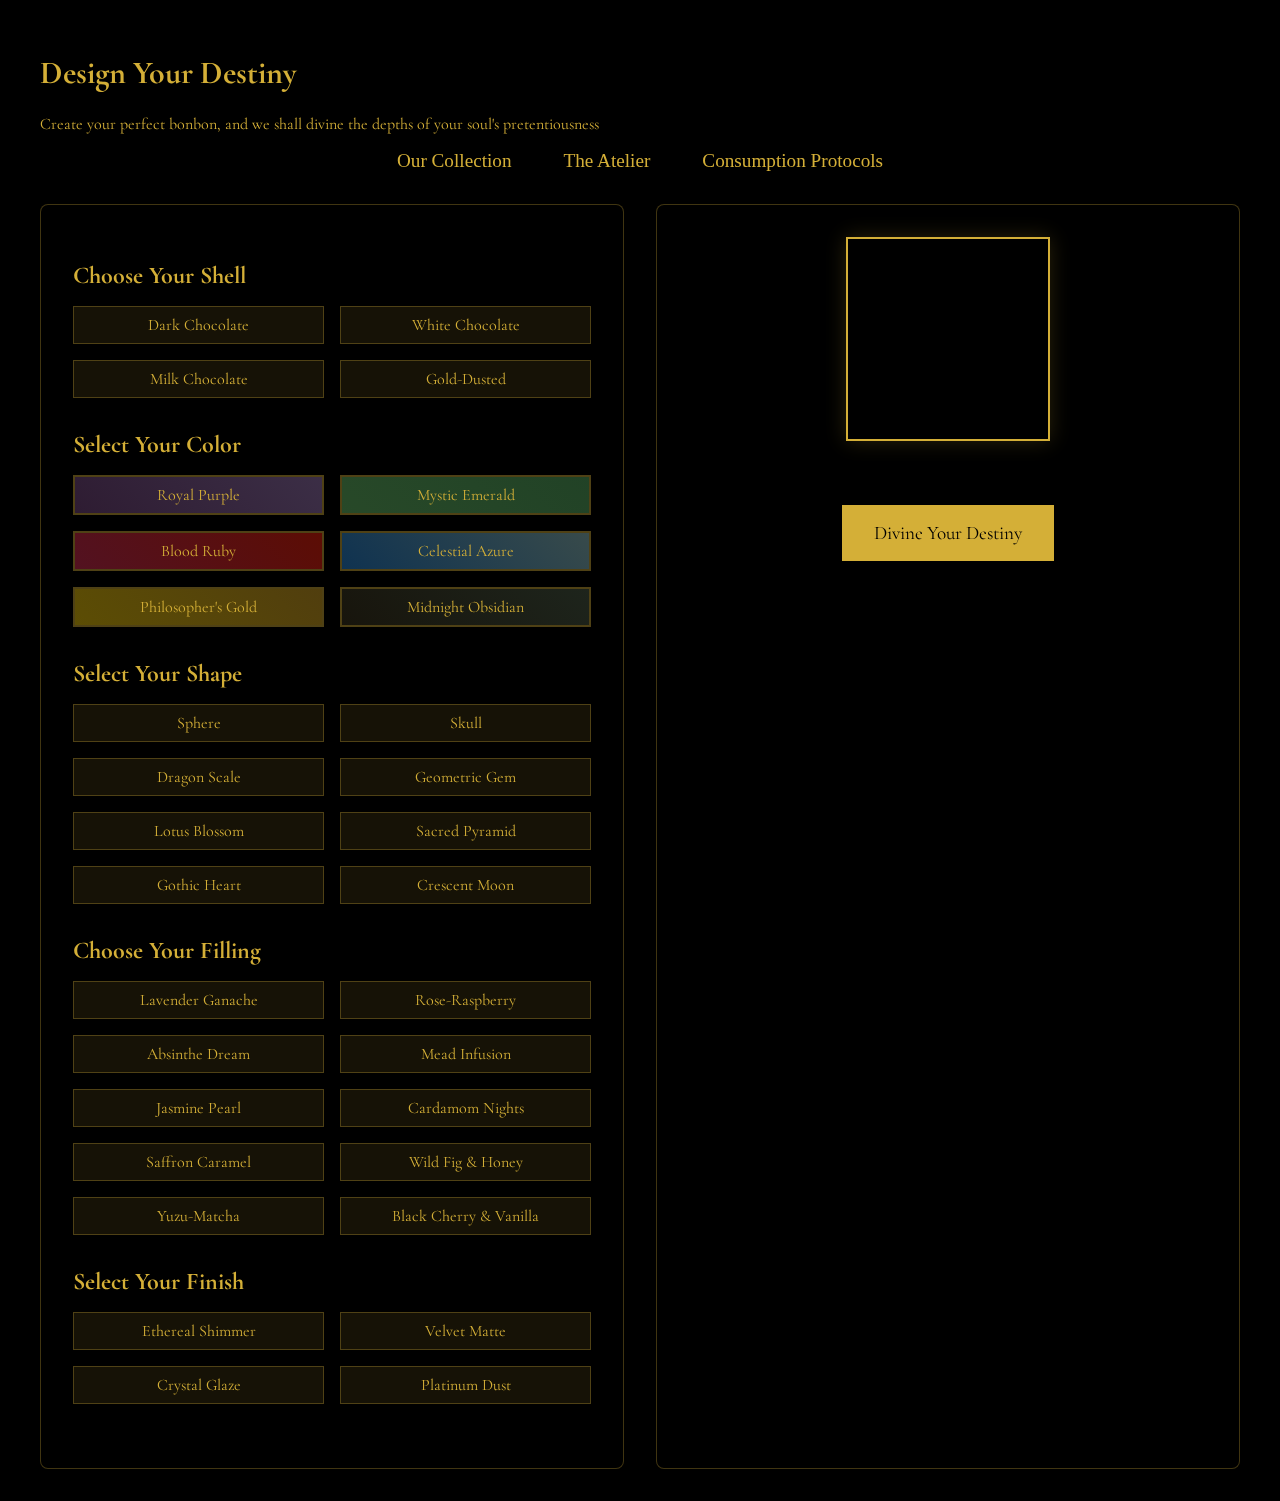
<file: build.html>
<!DOCTYPE html>
<html lang="en">
<head>
    <meta charset="UTF-8">
    <meta name="viewport" content="width=device-width, initial-scale=1.0">
    <title>Design Your Destiny - Pretentious Chocolates</title>
    <link href="https://fonts.googleapis.com/css2?family=Cormorant+Garamond:wght@300;400;700&display=swap" rel="stylesheet">
    <script src="js/build.js" defer></script>
    <style>
        /* Inherit base styles from main.html */
        body {
            font-family: 'Cormorant Garamond', serif;
            background: black;
            color: #d4af37;
            margin: 0;
            padding: 0;
            min-height: 100vh;
        }

        .container {
            max-width: 1200px;
            margin: 0 auto;
            padding: 2rem;
        }

        .builder-section {
            display: grid;
            grid-template-columns: 1fr 1fr;
            gap: 2rem;
            margin-top: 2rem;
        }

        .options-panel {
            background: rgba(0, 0, 0, 0.7);
            padding: 2rem;
            border: 1px solid rgba(212, 175, 55, 0.3);
            border-radius: 8px;
        }

        .option-group {
            margin-bottom: 2rem;
        }

        .option-group h3 {
            color: #d4af37;
            font-size: 1.5rem;
            margin-bottom: 1rem;
        }

        .option-list {
            display: grid;
            grid-template-columns: repeat(2, 1fr);
            gap: 1rem;
        }

        .option-button {
            background: rgba(212, 175, 55, 0.1);
            border: 1px solid rgba(212, 175, 55, 0.3);
            color: #d4af37;
            padding: 0.5rem 1rem;
            cursor: pointer;
            transition: all 0.3s ease;
            font-family: inherit;
            font-size: 1rem;
        }

        .option-button:hover {
            background: rgba(212, 175, 55, 0.2);
            transform: translateY(-2px);
        }

        .option-button.selected {
            background: rgba(212, 175, 55, 0.3);
            border-color: #d4af37;
        }

        .preview-panel {
            background: rgba(0, 0, 0, 0.7);
            padding: 2rem;
            border: 1px solid rgba(212, 175, 55, 0.3);
            border-radius: 8px;
            display: flex;
            flex-direction: column;
            align-items: center;
        }

        .bonbon-preview {
            width: 200px;
            height: 200px;
            border: 2px solid #d4af37;
            margin-bottom: 2rem;
            position: relative;
            overflow: visible;
            transition: all 0.5s ease, transform 1s cubic-bezier(0.4, 0, 0.2, 1);
            box-shadow: 0 0 20px rgba(212, 175, 55, 0.2);
            background-size: 200% 200% !important;
        }

        .bonbon-preview:hover {
            transform: rotate(360deg) scale(1.1);
        }

        .bonbon-preview.special-combo {
            animation: magicReveal 3s infinite ease-in-out;
            box-shadow: 
                0 0 20px rgba(212, 175, 55, 0.4),
                0 0 40px rgba(106, 13, 173, 0.3),
                inset 0 0 20px rgba(212, 175, 55, 0.3);
        }

        .bonbon-preview.shimmer-effect {
            background: linear-gradient(
                90deg, 
                rgba(212, 175, 55, 0.2) 0%,
                rgba(212, 175, 55, 0.5) 25%,
                rgba(255, 255, 255, 0.7) 50%,
                rgba(212, 175, 55, 0.5) 75%,
                rgba(212, 175, 55, 0.2) 100%
            );
            background-size: 200% 100%;
            animation: shimmerEffect 3s infinite linear;
        }

        .personality-reveal {
            text-align: center;
            font-style: italic;
            padding: 2rem;
            display: none;
            font-size: 1.2rem;
            line-height: 1.8;
            transition: all 0.5s ease;
            background: rgba(0, 0, 0, 0.8);
            border: 1px solid rgba(212, 175, 55, 0.3);
            border-radius: 8px;
            margin-top: 2rem;
            position: relative;
            overflow: hidden;
            transform-origin: center;
            transition: transform 0.3s ease;
            background: linear-gradient(
                45deg,
                rgba(0, 0, 0, 0.9) 0%,
                rgba(20, 20, 20, 0.9) 100%
            );
            box-shadow: 0 0 30px rgba(212, 175, 55, 0.2);
            padding: 3rem;
            border-radius: 15px;
            max-width: 800px;
            margin: 2rem auto;
            font-size: 1.3rem;
            line-height: 1.8;
            letter-spacing: 0.5px;
        }

        .personality-reveal::before {
            content: '';
            position: absolute;
            top: -50%;
            left: -50%;
            width: 200%;
            height: 200%;
            background: radial-gradient(circle, rgba(212, 175, 55, 0.2) 0%, transparent 70%);
            animation: rotateGlow 15s infinite linear;
            opacity: 0.3;
        }

        .personality-reveal::after {
            content: '';
            position: absolute;
            top: 0;
            left: 0;
            right: 0;
            bottom: 0;
            border: 1px solid rgba(212, 175, 55, 0.3);
            border-radius: inherit;
            pointer-events: none;
            animation: borderGlow 4s infinite ease-in-out;
        }

        .reveal-button {
            background: #d4af37;
            color: black;
            border: none;
            padding: 1rem 2rem;
            font-family: inherit;
            font-size: 1.2rem;
            cursor: pointer;
            transition: all 0.3s ease;
            margin-top: 2rem;
        }

        .reveal-button:hover {
            transform: translateY(-2px);
            box-shadow: 0 5px 15px rgba(212, 175, 55, 0.2);
        }

        /* Add particle effect background similar to main page */
        .bg {
            position: fixed;
            top: 0; left: 0;
            width: 100vw;
            height: 100vh;
            background: url('https://cdn.pixabay.com/photo/2020/03/09/17/17/chocolate-4914338_1280.jpg') center center / cover no-repeat;
            filter: brightness(15%) blur(3px);
            z-index: -2;
        }

        /* Add after existing styles */
        @keyframes specialGlow {
            0% { box-shadow: 0 0 20px rgba(212, 175, 55, 0.2); }
            50% { box-shadow: 0 0 40px rgba(212, 175, 55, 0.4), 0 0 60px rgba(106, 13, 173, 0.3); }
            100% { box-shadow: 0 0 20px rgba(212, 175, 55, 0.2); }
        }

        @keyframes rotatePreview {
            0% { transform: rotate(0deg) scale(1); }
            50% { transform: rotate(180deg) scale(1.1); }
            100% { transform: rotate(360deg) scale(1); }
        }

        @keyframes shimmerEffect {
            0% { background-position: -100% 0; }
            100% { background-position: 100% 0; }
        }

        @keyframes rotateGlow {
            0% { transform: rotate(0deg); }
            100% { transform: rotate(360deg); }
        }

        /* Particle container */
        .particle-container {
            position: absolute;
            width: 100%;
            height: 100%;
            pointer-events: none;
            overflow: hidden;
        }

        .particle {
            position: absolute;
            width: 6px;
            height: 6px;
            background: radial-gradient(circle, #ffd700 0%, transparent 70%);
            border-radius: 50%;
            pointer-events: none;
            opacity: 0;
            animation: particleFloat 3s infinite ease-out, sparkle 2s infinite;
        }

        .particle::after {
            content: '';
            position: absolute;
            width: 100%;
            height: 100%;
            background: inherit;
            border-radius: inherit;
            animation: floatAround 4s infinite ease-in-out;
        }

        @keyframes particleFloat {
            0% {
                transform: translateY(0) rotate(0deg);
                opacity: 0;
            }
            20% {
                opacity: 0.8;
            }
            100% {
                transform: translateY(-100px) rotate(360deg);
                opacity: 0;
            }
        }

        @keyframes sparkle {
            0%, 100% { opacity: 0; }
            50% { opacity: 1; }
        }

        @keyframes floatAround {
            0% { transform: translate(0, 0) rotate(0deg); }
            25% { transform: translate(10px, -10px) rotate(90deg); }
            50% { transform: translate(0, -20px) rotate(180deg); }
            75% { transform: translate(-10px, -10px) rotate(270deg); }
            100% { transform: translate(0, 0) rotate(360deg); }
        }

        @keyframes magicReveal {
            0% { transform: scale(0.8) rotate(0deg); filter: brightness(0.5); }
            50% { transform: scale(1.2) rotate(180deg); filter: brightness(1.5); }
            100% { transform: scale(1) rotate(360deg); filter: brightness(1); }
        }

        nav {
            text-align: center;
            margin-top: 1rem;
            margin-bottom: 2rem;
        }

        nav a {
            font-family: 'Playfair Display', serif;
            color: #d4af37;
            text-decoration: none;
            margin: 0 1.5rem;
            font-size: 1.2rem;
            transition: color 0.3s ease, text-shadow 0.3s ease;
        }

        nav a:hover {
            color: #fff;
            text-shadow: 0 0 8px rgba(212, 175, 55, 0.7);
        }

        /* Add after existing animations */
        @keyframes purpleShimmer {
            0%, 100% { background-position: 0% 0%; }
            50% { background-position: 100% 100%; }
        }

        @keyframes emeraldGlow {
            0%, 100% { background-position: 0% 0%; filter: brightness(1); }
            50% { background-position: 100% 100%; filter: brightness(1.3); }
        }

        @keyframes rubyPulse {
            0%, 100% { background-position: 0% 0%; transform: scale(1); }
            50% { background-position: 100% 100%; transform: scale(1.05); }
        }

        @keyframes azureWave {
            0% { background-position: 0% 0%; }
            25% { background-position: 100% 0%; }
            50% { background-position: 100% 100%; }
            75% { background-position: 0% 100%; }
            100% { background-position: 0% 0%; }
        }

        @keyframes goldLuster {
            0%, 100% { background-position: 0% 0%; filter: brightness(1); }
            25% { background-position: 100% 0%; filter: brightness(1.2); }
            50% { background-position: 100% 100%; filter: brightness(1.4); }
            75% { background-position: 0% 100%; filter: brightness(1.2); }
        }

        @keyframes obsidianRipple {
            0%, 100% { background-position: center; filter: brightness(0.8); }
            50% { background-position: 100% 100%; filter: brightness(1.2); }
        }

        /* Add these new animations */
        @keyframes pulseScale {
            0%, 100% { transform: scale(1); }
            50% { transform: scale(1.1); }
        }

        @keyframes moonGlow {
            0%, 100% { 
                transform: scale(1);
                box-shadow: 0 0 20px rgba(212, 175, 55, 0.2);
            }
            50% { 
                transform: scale(1.05);
                box-shadow: 0 0 40px rgba(212, 175, 55, 0.4);
            }
        }

        /* Add these styles for the color option buttons */
        [data-type="color"] {
            position: relative;
            overflow: hidden;
            transition: all 0.3s ease;
            border-width: 2px !important;
        }

        [data-type="color"]::before {
            content: '';
            position: absolute;
            top: 0;
            left: 0;
            width: 100%;
            height: 100%;
            opacity: 0.3;
            z-index: 0;
            transition: all 0.3s ease;
        }

        [data-type="color"] span {
            position: relative;
            z-index: 1;
        }

        /* Color-specific styles */
        [data-value="purple"]::before {
            background: linear-gradient(45deg, #663399, #9370DB);
        }

        [data-value="emerald"]::before {
            background: linear-gradient(45deg, #50C878, #3CB371);
        }

        [data-value="ruby"]::before {
            background: linear-gradient(45deg, #E0115F, #FF0000);
        }

        [data-value="azure"]::before {
            background: linear-gradient(45deg, #007FFF, #87CEEB);
        }

        [data-value="gold"]::before {
            background: linear-gradient(45deg, #FFD700, #DAA520);
        }

        [data-value="obsidian"]::before {
            background: linear-gradient(45deg, #1B1B1B, #2F4F4F);
        }

        /* Hover effects */
        [data-type="color"]:hover::before {
            opacity: 0.6;
        }

        [data-type="color"]:hover {
            transform: translateY(-2px) scale(1.02);
            box-shadow: 0 5px 15px rgba(212, 175, 55, 0.3);
        }

        /* Selected state */
        [data-type="color"].selected::before {
            opacity: 0.8;
        }

        [data-type="color"].selected {
            border-color: #d4af37 !important;
            box-shadow: 0 0 15px rgba(212, 175, 55, 0.4);
        }

        /* Animation for color selection */
        @keyframes colorPulse {
            0% { transform: scale(1); }
            50% { transform: scale(1.05); }
            100% { transform: scale(1); }
        }

        [data-type="color"].selected {
            animation: colorPulse 2s infinite ease-in-out;
        }

        @keyframes borderGlow {
            0%, 100% { border-color: rgba(212, 175, 55, 0.3); }
            50% { border-color: rgba(212, 175, 55, 0.6); }
        }
    </style>
</head>
<body>
    <div class="bg"></div>
    <div class="container">
        <header>
            <h1>Design Your Destiny</h1>
            <p class="subtitle">Create your perfect bonbon, and we shall divine the depths of your soul's pretentiousness</p>
            <nav>
                <a href="main.html">Our Collection</a>
                <a href="atelier.html">The Atelier</a>
                <a href="protocols.html">Consumption Protocols</a>
            </nav>
        </header>

        <div class="builder-section">
            <div class="options-panel">
                <div class="option-group">
                    <h3>Choose Your Shell</h3>
                    <div class="option-list">
                        <button class="option-button" data-type="shell" data-value="dark">Dark Chocolate</button>
                        <button class="option-button" data-type="shell" data-value="white">White Chocolate</button>
                        <button class="option-button" data-type="shell" data-value="milk">Milk Chocolate</button>
                        <button class="option-button" data-type="shell" data-value="gold">Gold-Dusted</button>
                    </div>
                </div>

                <div class="option-group">
                    <h3>Select Your Color</h3>
                    <div class="option-list">
                        <button class="option-button" data-type="color" data-value="purple">
                            <span>Royal Purple</span>
                        </button>
                        <button class="option-button" data-type="color" data-value="emerald">
                            <span>Mystic Emerald</span>
                        </button>
                        <button class="option-button" data-type="color" data-value="ruby">
                            <span>Blood Ruby</span>
                        </button>
                        <button class="option-button" data-type="color" data-value="azure">
                            <span>Celestial Azure</span>
                        </button>
                        <button class="option-button" data-type="color" data-value="gold">
                            <span>Philosopher's Gold</span>
                        </button>
                        <button class="option-button" data-type="color" data-value="obsidian">
                            <span>Midnight Obsidian</span>
                        </button>
                    </div>
                </div>

                <div class="option-group">
                    <h3>Select Your Shape</h3>
                    <div class="option-list">
                        <button class="option-button" data-type="shape" data-value="sphere">Sphere</button>
                        <button class="option-button" data-type="shape" data-value="skull">Skull</button>
                        <button class="option-button" data-type="shape" data-value="dragon">Dragon Scale</button>
                        <button class="option-button" data-type="shape" data-value="gem">Geometric Gem</button>
                        <button class="option-button" data-type="shape" data-value="lotus">Lotus Blossom</button>
                        <button class="option-button" data-type="shape" data-value="pyramid">Sacred Pyramid</button>
                        <button class="option-button" data-type="shape" data-value="heart">Gothic Heart</button>
                        <button class="option-button" data-type="shape" data-value="moon">Crescent Moon</button>
                    </div>
                </div>

                <div class="option-group">
                    <h3>Choose Your Filling</h3>
                    <div class="option-list">
                        <button class="option-button" data-type="filling" data-value="lavender">Lavender Ganache</button>
                        <button class="option-button" data-type="filling" data-value="rose">Rose-Raspberry</button>
                        <button class="option-button" data-type="filling" data-value="absinthe">Absinthe Dream</button>
                        <button class="option-button" data-type="filling" data-value="mead">Mead Infusion</button>
                        <button class="option-button" data-type="filling" data-value="jasmine">Jasmine Pearl</button>
                        <button class="option-button" data-type="filling" data-value="cardamom">Cardamom Nights</button>
                        <button class="option-button" data-type="filling" data-value="saffron">Saffron Caramel</button>
                        <button class="option-button" data-type="filling" data-value="fig">Wild Fig & Honey</button>
                        <button class="option-button" data-type="filling" data-value="yuzu">Yuzu-Matcha</button>
                        <button class="option-button" data-type="filling" data-value="cherry">Black Cherry & Vanilla</button>
                    </div>
                </div>

                <div class="option-group">
                    <h3>Select Your Finish</h3>
                    <div class="option-list">
                        <button class="option-button" data-type="finish" data-value="shimmer">Ethereal Shimmer</button>
                        <button class="option-button" data-type="finish" data-value="matte">Velvet Matte</button>
                        <button class="option-button" data-type="finish" data-value="crystal">Crystal Glaze</button>
                        <button class="option-button" data-type="finish" data-value="platinum">Platinum Dust</button>
                    </div>
                </div>
            </div>

            <div class="preview-panel">
                <div class="particle-container"></div>
                <div class="bonbon-preview"></div>
                <button class="reveal-button">Divine Your Destiny</button>
                <div class="personality-reveal"></div>
            </div>
        </div>
    </div>
    <script src="js/analytics.js"></script>
</body>
</html>
</file>
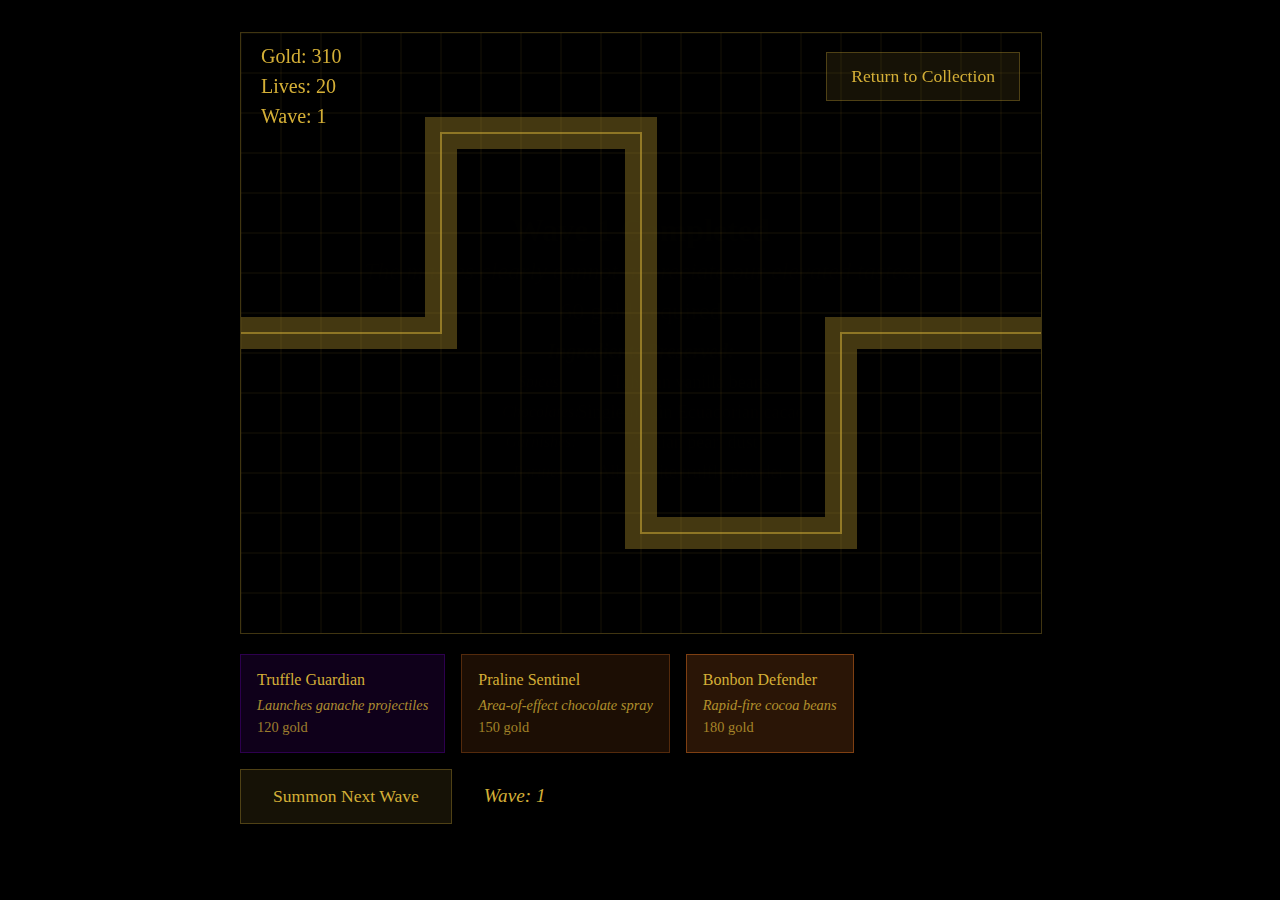
<file: chocolatier-defense.html>
<!DOCTYPE html>
<html lang="en">
<head>
    <meta charset="UTF-8">
    <meta name="viewport" content="width=device-width, initial-scale=1.0">
    <title>Chocolatier's Tower Defense - A Refined Strategy</title>
    <style>
        body {
            background: black;
            color: #d4af37;
            font-family: 'Cormorant Garamond', serif;
            margin: 0;
            padding: 2rem;
        }

        .game-container {
            position: relative;
            width: 800px;
            margin: 0 auto;
        }

        canvas {
            border: 1px solid rgba(212, 175, 55, 0.3);
            background: rgba(0, 0, 0, 0.9);
        }

        .tower-selection {
            display: flex;
            gap: 1rem;
            margin: 1rem 0;
        }

        .tower-option {
            padding: 1rem;
            border: 1px solid rgba(212, 175, 55, 0.3);
            cursor: pointer;
            transition: all 0.3s ease;
        }

        .tower-option:hover {
            background: rgba(212, 175, 55, 0.1);
        }

        .wave-control {
            display: flex;
            align-items: center;
            gap: 2rem;
            margin: 1rem 0;
        }

        .wave-btn {
            background: rgba(212, 175, 55, 0.1);
            border: 1px solid rgba(212, 175, 55, 0.3);
            color: #d4af37;
            padding: 1rem 2rem;
            cursor: pointer;
            font-family: 'Cormorant Garamond', serif;
            font-size: 1.1rem;
            transition: all 0.3s ease;
        }

        .wave-btn:hover {
            background: rgba(212, 175, 55, 0.2);
            transform: translateY(-2px);
        }

        .wave-btn:disabled {
            opacity: 0.5;
            cursor: not-allowed;
            transform: none;
        }

        .wave-info {
            font-size: 1.2rem;
            font-style: italic;
        }

        /* Tower colors */
        .tower-option[data-tower="truffle"] {
            background: rgba(75, 0, 130, 0.2);
            border-color: rgba(75, 0, 130, 0.5);
        }

        .tower-option[data-tower="praline"] {
            background: rgba(139, 69, 19, 0.2);
            border-color: rgba(139, 69, 19, 0.5);
        }

        .tower-option[data-tower="bonbon"] {
            background: rgba(210, 105, 30, 0.2);
            border-color: rgba(210, 105, 30, 0.5);
        }

        .tower-option:hover {
            transform: translateY(-2px);
            box-shadow: 0 0 15px rgba(212, 175, 55, 0.3);
        }

        .description {
            font-style: italic;
            font-size: 0.9rem;
            margin-top: 0.5rem;
            opacity: 0.8;
        }

        /* Tower info panel styling */
        .tower-info {
            background: rgba(0, 0, 0, 0.8);
            border: 1px solid rgba(212, 175, 55, 0.3);
            padding: 1rem;
            border-radius: 8px;
            margin-top: 1rem;
        }

        .tower-stats {
            font-family: 'Cormorant Garamond', serif;
            margin: 1rem 0;
            line-height: 1.6;
        }

        .upgrade-btn, .special-btn {
            background: rgba(212, 175, 55, 0.1);
            border: 1px solid rgba(212, 175, 55, 0.3);
            color: #d4af37;
            padding: 0.8rem 1.5rem;
            margin: 0.5rem;
            cursor: pointer;
            transition: all 0.3s ease;
        }

        .upgrade-btn:hover, .special-btn:hover {
            background: rgba(212, 175, 55, 0.2);
            transform: translateY(-2px);
        }

        .return-btn {
            position: absolute;
            top: 20px;
            right: 20px;
            background: rgba(212, 175, 55, 0.1);
            border: 1px solid rgba(212, 175, 55, 0.3);
            color: #d4af37;
            padding: 0.8rem 1.5rem;
            cursor: pointer;
            font-family: 'Cormorant Garamond', serif;
            font-size: 1.1rem;
            transition: all 0.3s ease;
        }

        .return-btn:hover {
            background: rgba(212, 175, 55, 0.2);
            transform: translateY(-2px);
        }

        .cost {
            margin-top: 0.3rem;
            font-style: normal;
            color: #d4af37;
            font-size: 0.9rem;
            opacity: 0.9;
        }

        /* Make tower options unselectable when can't afford them */
        .tower-option.cannot-afford {
            opacity: 0.5;
            cursor: not-allowed;
        }

        .tower-option.cannot-afford:hover {
            transform: none;
            box-shadow: none;
        }
    </style>
</head>
<body>
    <div class="game-container">
        <button onclick="window.location.href='main.html'" class="return-btn">
            Return to Collection
        </button>
        <canvas id="gameCanvas"></canvas>
        <div class="tower-selection">
            <div class="tower-option" data-tower="truffle">
                Truffle Guardian
                <div class="description">
                    Launches ganache projectiles
                    <div class="cost">120 gold</div>
                </div>
            </div>
            <div class="tower-option" data-tower="praline">
                Praline Sentinel
                <div class="description">
                    Area-of-effect chocolate spray
                    <div class="cost">150 gold</div>
                </div>
            </div>
            <div class="tower-option" data-tower="bonbon">
                Bonbon Defender
                <div class="description">
                    Rapid-fire cocoa beans
                    <div class="cost">180 gold</div>
                </div>
            </div>
        </div>
        <div class="wave-control">
            <button id="nextWaveBtn" class="wave-btn" onclick="startNextWave()">
                Summon Next Wave
            </button>
            <div class="wave-info">Wave: <span id="waveCounter">0</span></div>
        </div>
        <div class="tower-info" style="display: none;">
            <h3>Tower Info</h3>
            <div class="tower-stats"></div>
            <button onclick="upgradeTower()" class="upgrade-btn">Upgrade</button>
            <button onclick="useSpecial()" class="special-btn">Special Ability</button>
        </div>
    </div>

    <script>
        class Tower {
            constructor(x, y, type) {
                this.x = x;
                this.y = y;
                this.type = type;
                this.range = 100;
                this.damage = 10;
                this.attackSpeed = 1;
                this.lastAttack = 0;
                this.level = 0;
                this.specialReady = true;
                this.specialCooldown = 10000; // 10 seconds
                this.lastSpecial = 0;
                
                // Different properties based on tower type
                switch(type) {
                    case 'truffle':
                        this.range = 150;
                        this.damage = 25;
                        this.attackSpeed = 1.5;
                        break;
                    case 'praline':
                        this.range = 80;
                        this.damage = 18;
                        this.attackSpeed = 0.8;
                        break;
                    case 'bonbon':
                        this.range = 120;
                        this.damage = 10;
                        this.attackSpeed = 0.3;
                        break;
                }
            }

            upgrade() {
                if (this.level >= UPGRADE_PATHS[this.type].length) return false;
                
                const upgrade = UPGRADE_PATHS[this.type][this.level];
                if (gold >= upgrade.cost) {
                    gold -= upgrade.cost;
                    this.damage = upgrade.damage;
                    this.range = upgrade.range;
                    this.level++;
                    SOUNDS.upgrade.play();
                    return true;
                }
                return false;
            }

            useSpecial(enemies) {
                if (!this.specialReady) return;
                
                const now = Date.now();
                if (now - this.lastSpecial < this.specialCooldown) return;

                SOUNDS.special.play();
                
                switch(this.type) {
                    case 'truffle':
                        // Area stun
                        enemies.forEach(enemy => {
                            if (this.inRange(enemy)) {
                                enemy.stunned = true;
                                setTimeout(() => enemy.stunned = false, 3000);
                            }
                        });
                        break;
                    case 'praline':
                        // Damage amplification
                        enemies.forEach(enemy => {
                            if (this.inRange(enemy)) {
                                enemy.damageMultiplier = 2;
                                setTimeout(() => enemy.damageMultiplier = 1, 5000);
                            }
                        });
                        break;
                    case 'bonbon':
                        // Rapid fire mode
                        const originalSpeed = this.attackSpeed;
                        this.attackSpeed *= 0.3;
                        setTimeout(() => this.attackSpeed = originalSpeed, 4000);
                        break;
                }

                this.lastSpecial = now;
            }

            attack(enemies) {
                const now = Date.now();
                if (now - this.lastAttack < this.attackSpeed * 1000) return;

                const inRange = enemies.filter(enemy => {
                    const dx = enemy.x - this.x;
                    const dy = enemy.y - this.y;
                    return Math.sqrt(dx * dx + dy * dy) <= this.range;
                });

                if (inRange.length > 0) {
                    switch(this.type) {
                        case 'truffle':
                            inRange[0].takeDamage(this.damage, this.type);
                            break;
                        case 'praline':
                            inRange.forEach(enemy => enemy.takeDamage(this.damage, this.type));
                            break;
                        case 'bonbon':
                            inRange[0].takeDamage(this.damage, this.type);
                            break;
                    }
                    this.lastAttack = now;

                    // Add particle effects
                    particles.createProjectile(
                        this.x, this.y,
                        inRange[0].x, inRange[0].y,
                        this.type === 'truffle' ? '#4B0082' :
                        this.type === 'praline' ? '#8B4513' : '#D2691E'
                    );
                }
            }
        }

        class Enemy {
            constructor(path) {
                this.path = path;
                this.pathIndex = 0;
                this.x = path[0].x;
                this.y = path[0].y;
                this.health = 100;
                this.speed = 1;
                const type = this.randomType();
                Object.assign(this, ENEMY_TYPES[type]);
                this.stunned = false;
                this.damageMultiplier = 1;
            }

            randomType() {
                const types = ['mass-market-consumer', 'chocolate-philistine', 'flavor-philistine'];
                return types[Math.floor(Math.random() * types.length)];
            }

            move() {
                if (this.stunned) return false;
                const target = this.path[this.pathIndex];
                const dx = target.x - this.x;
                const dy = target.y - this.y;
                const dist = Math.sqrt(dx * dx + dy * dy);
                
                if (dist < this.speed) {
                    this.pathIndex++;
                    if (this.pathIndex >= this.path.length) {
                        return true; // Reached end
                    }
                } else {
                    this.x += (dx / dist) * this.speed;
                    this.y += (dy / dist) * this.speed;
                }
                return false;
            }

            takeDamage(amount, towerType) {
                if (this.resistance === towerType) {
                    amount *= 0.5;
                }
                amount *= this.damageMultiplier;
                this.health -= amount;
                
                if (this.health <= 0) {
                    SOUNDS.enemyDeath.play();
                    particles.createExplosion(this.x, this.y, this.color);
                    
                    // Sometimes show a defeat quote
                    if (Math.random() < 0.2) { // 20% chance
                        const quote = DEFEAT_QUOTES[Math.floor(Math.random() * DEFEAT_QUOTES.length)];
                        
                        // Save current context state
                        ctx.save();
                        
                        // Set up text rendering
                        ctx.textAlign = 'center';
                        ctx.font = 'italic 16px "Cormorant Garamond"';
                        
                        // Draw text shadow/outline
                        ctx.fillStyle = 'rgba(0, 0, 0, 0.8)';
                        ctx.fillText(quote, this.x, this.y - 30);
                        
                        // Draw main text
                        ctx.fillStyle = 'rgba(212, 175, 55, 0.9)';
                        ctx.fillText(quote, this.x, this.y - 30);
                        
                        // Restore context state
                        ctx.restore();
                    }
                }
            }
        }

        // Game constants
        const CANVAS_WIDTH = 800;
        const CANVAS_HEIGHT = 600;
        const GRID_SIZE = 40;
        const WAVE_DELAY = 30; // seconds between waves

        // Game state
        let canvas, ctx;
        let towers = [];
        let enemies = [];
        let selectedTower = null;
        let gold = 250;
        let lives = 20;
        let wave = 0;
        let waveStartTime = 0;
        let gameOver = false;
        let particles;
        let selectedTowerInstance = null;
        let waveInProgress = false;
        let autoStartWaves = false;
        let floatingTexts = [];

        // Path that enemies will follow
        const PATH = [
            {x: 0, y: 300},
            {x: 200, y: 300},
            {x: 200, y: 100},
            {x: 400, y: 100},
            {x: 400, y: 500},
            {x: 600, y: 500},
            {x: 600, y: 300},
            {x: 800, y: 300}
        ];

        // Tower costs and stats
        const TOWER_COSTS = {
            truffle: 120,
            praline: 150,
            bonbon: 180
        };

        // Sound effects
        const SOUNDS = {
            place: { play: () => {} },
            attack: { play: () => {} },
            enemyDeath: { play: () => {} },
            upgrade: { play: () => {} },
            special: { play: () => {} }
        };

        // Enemy types with unique properties
        const ENEMY_TYPES = {
            'mass-market-consumer': {
                health: 60,
                speed: 0.8,
                resistance: null,
                color: '#8B0000',
                worth: 15
            },
            'chocolate-philistine': {
                health: 120,
                speed: 0.5,
                resistance: 'truffle',
                color: '#800000',
                worth: 25
            },
            'flavor-philistine': {
                health: 90,
                speed: 1,
                resistance: 'praline',
                color: '#A52A2A',
                worth: 20
            },
            'dessert-critic': {
                health: 180,
                speed: 0.4,
                resistance: 'bonbon',
                color: '#8B4513',
                worth: 35
            }
        };

        // Tower upgrade paths
        const UPGRADE_PATHS = {
            truffle: [
                { name: 'Dark Chocolate', cost: 200, damage: 30, range: 170 },
                { name: 'Single Origin', cost: 350, damage: 45, range: 190 }
            ],
            praline: [
                { name: 'Hazelnut Infused', cost: 250, damage: 20, range: 100 },
                { name: 'Gold Dusted', cost: 400, damage: 30, range: 120 }
            ],
            bonbon: [
                { name: 'Artisanal', cost: 300, damage: 12, range: 140 },
                { name: 'Grand Cru', cost: 450, damage: 18, range: 160 }
            ]
        };

        // Expand the constants section with more themed content
        const INGREDIENT_CATEGORIES = {
            spices: [
                "Iranian saffron threads",
                "Tahitian vanilla beans",
                "Vietnamese cinnamon bark",
                "Rare Tonka beans",
                "Japanese matcha powder",
                "Cardamom from Kerala"
            ],
            chocolates: [
                "Single-origin Ecuadorian cacao",
                "Venezuelan Criollo beans",
                "French Valrhona grand cru",
                "Peruvian ceremonial cacao",
                "Belgian couverture chocolate",
                "Madagascan dark chocolate"
            ],
            garnishes: [
                "24-karat gold leaf flakes",
                "Tahitian pearl dust",
                "Bulgarian rose petals",
                "Hand-harvested lavender",
                "Crystallized violet petals",
                "Sicilian pistachios"
            ],
            rarities: [
                "Himalayan pink salt crystals",
                "Vintage champagne essence",
                "Swiss mountain honey",
                "Corsican immortelle flowers",
                "Alba white truffle powder",
                "Moroccan desert rose crystals"
            ]
        };

        // Add more pretentious wave completion quotes
        const WAVE_QUOTES = [
            "Your defense of our artisanal ingredients was... adequate.",
            "The philistines retreat before our refined resistance.",
            "Another triumph for sophisticated confectionery.",
            "Our chocolate sanctum remains untainted by mediocrity.",
            "The masses clearly cannot appreciate our elevated tastes.",
            "Our ingredients remain as exclusive as our clientele.",
            "Even the gods themselves would weep at our creations.",
            "The peasants dare not approach our pantheon of flavors.",
            "Your dedication to confectionery excellence is... noted.",
            "Our chocolate shall not be debased by common palates."
        ];

        // Add enemy defeat quotes
        const DEFEAT_QUOTES = [
            "Return to your mass-produced mediocrity!",
            "Back to the bargain bin with you!",
            "Our standards remain uncompromised.",
            "Quality will always triumph over quantity.",
            "Another philistine falls before fine taste.",
            "Your palate needs refinement.",
            "How pedestrian.",
            "Begone, chocolate charlatan!",
            "Your taste is beneath us.",
            "Such common confectionery.",
            "Away with your artificial flavors!",
            "Not worthy of our artisanal essence.",
            "Return to your commercial cocoa!",
            "Your sweetness lacks sophistication.",
            "Subpar sugary simpleton!",
            
            // New quotes
            "Your chocolate credentials are revoked!",
            "Back to culinary school with you!",
            "Our truffles reject your existence.",
            "Taste the wrath of fine cacao!",
            "Your palate is painfully provincial.",
            "Banished from our chocolate sanctuary!",
            "Our ganache finds you wanting.",
            "Unworthy of our cocoa percentage!",
            "Return to your grocery store chocolate!",
            "Your flavor profile offends us.",
            "Beneath our bean-to-bar standards!",
            "Our pralines protest your presence.",
            "Taste true terroir, plebeian!",
            "Your chocolate knowledge is lacking.",
            "Unfit for our flavor notes!",
            "Our conching process rejects you.",
            "Tempering reveals your true nature!",
            "Begone, bulk chocolate consumer!",
            "Your cocoa butter is counterfeit!",
            "Our origin story ends your chapter!"
        ];

        // Particle system
        class ParticleSystem {
            constructor() {
                this.particles = [];
            }

            createExplosion(x, y, color) {
                for (let i = 0; i < 8; i++) {
                    this.particles.push({
                        x, y,
                        vx: (Math.random() - 0.5) * 4,
                        vy: (Math.random() - 0.5) * 4,
                        life: 1,
                        color
                    });
                }
            }

            createProjectile(startX, startY, targetX, targetY, color) {
                // Create trail particles
                for (let i = 0; i < 3; i++) {
                    this.particles.push({
                        x: startX,
                        y: startY,
                        targetX,
                        targetY,
                        progress: 0,
                        color,
                        trail: true,
                        offset: i * 0.1
                    });
                }
            }

            update() {
                this.particles = this.particles.filter(p => {
                    if (p.targetX !== undefined) {
                        // Projectile
                        p.progress += 0.1;
                        p.x = p.x + (p.targetX - p.x) * p.progress;
                        p.y = p.y + (p.targetY - p.y) * p.progress;
                        return p.progress < 1;
                    } else {
                        // Explosion
                        p.x += p.vx;
                        p.y += p.vy;
                        p.life -= 0.02;
                        return p.life > 0;
                    }
                });
            }

            draw(ctx) {
                this.particles.forEach(p => {
                    ctx.save();
                    if (p.targetX !== undefined) {
                        // Projectile trail effect
                        ctx.shadowBlur = 10;
                        ctx.shadowColor = p.color;
                        ctx.globalAlpha = 0.6 - p.progress;
                        
                        ctx.beginPath();
                        ctx.moveTo(p.x, p.y);
                        ctx.lineTo(p.x + p.vx * 5, p.y + p.vy * 5);
                        ctx.strokeStyle = p.color;
                        ctx.lineWidth = 3;
                        ctx.stroke();
                    } else {
                        // Explosion particle with glow
                        ctx.shadowBlur = 15;
                        ctx.shadowColor = p.color;
                        ctx.globalAlpha = p.life;
                        ctx.fillStyle = p.color;
                        ctx.beginPath();
                        ctx.arc(p.x, p.y, 4, 0, Math.PI * 2);
                        ctx.fill();
                    }
                    ctx.restore();
                });
            }
        }

        // Modify the FloatingText class
        class FloatingText {
            constructor(x, y, text, color = 'rgba(212, 175, 55, 0.9)') {
                this.x = canvas.width / 2; // Center horizontally
                this.y = canvas.height - 80; // Near bottom of canvas, slightly higher
                this.text = text;
                this.color = color;
                this.life = 1;
                this.velocity = -0.2; // Even slower upward movement
                this.fadeRate = 0.005; // Much slower fade (1/0.005 = 200 frames ≈ 3.3 seconds)
                this.scale = 1;
                this.baseSize = 18; // Larger base font size (was 14)
                this.createdAt = Date.now();
                this.minDisplayTime = 3000; // Minimum 3 seconds display time
            }

            update() {
                // Don't start fading until minimum time has passed
                if (Date.now() - this.createdAt > this.minDisplayTime) {
                    this.life -= this.fadeRate;
                }
                
                this.y += this.velocity;
                this.scale = 1 + (1 - this.life) * 0.1; // Gentler scale effect
                return this.life > 0;
            }

            draw(ctx) {
                ctx.save();
                ctx.globalAlpha = this.life;
                ctx.fillStyle = this.color;
                ctx.textAlign = 'center';
                ctx.textBaseline = 'middle';
                
                // Enhanced text shadow for better visibility
                ctx.shadowBlur = 15;
                ctx.shadowColor = 'rgba(0, 0, 0, 0.7)';
                
                // Larger scaled text
                const fontSize = this.baseSize * this.scale;
                ctx.font = `italic ${fontSize}px "Cormorant Garamond"`;
                ctx.fillText(this.text, this.x, this.y);
                
                // Add a subtle glow effect
                ctx.shadowBlur = 8;
                ctx.shadowColor = this.color;
                ctx.fillText(this.text, this.x, this.y);
                
                ctx.restore();
            }
        }

        // Initialize game
        window.onload = function() {
            canvas = document.getElementById('gameCanvas');
            ctx = canvas.getContext('2d');
            canvas.width = CANVAS_WIDTH;
            canvas.height = CANVAS_HEIGHT;
            
            // Initialize particle system
            particles = new ParticleSystem();

            // Add event listeners
            canvas.addEventListener('click', handleCanvasClick);
            document.querySelectorAll('.tower-option').forEach(option => {
                option.addEventListener('click', () => {
                    selectedTower = option.dataset.tower;
                });
            });

            // Start game loop
            requestAnimationFrame(gameLoop);
            
            document.getElementById('waveCounter').textContent = wave;
            
            // Start first wave automatically
            startNextWave();
        };

        function startNextWave() {
            if (waveInProgress) return;
            
            wave++;
            document.getElementById('waveCounter').textContent = wave;
            waveStartTime = Date.now();
            waveInProgress = true;
            
            const nextWaveBtn = document.getElementById('nextWaveBtn');
            nextWaveBtn.disabled = true;
            
            spawnEnemies();
        }

        function checkWaveComplete() {
            if (waveInProgress && enemies.length === 0) {
                waveInProgress = false;
                const nextWaveBtn = document.getElementById('nextWaveBtn');
                nextWaveBtn.disabled = false;
                
                // Calculate rewards
                const waveBonus = 50 + Math.floor(wave * 10);
                gold += waveBonus;
                
                // Select ingredients from different categories
                const savedIngredients = [];
                const categories = Object.keys(INGREDIENT_CATEGORIES);
                
                // Get one ingredient from each category
                categories.forEach(category => {
                    const categoryItems = INGREDIENT_CATEGORIES[category];
                    const randomItem = categoryItems[Math.floor(Math.random() * categoryItems.length)];
                    savedIngredients.push({
                        category: category.charAt(0).toUpperCase() + category.slice(1),
                        item: randomItem
                    });
                });
                
                // Select random quote
                const quote = WAVE_QUOTES[Math.floor(Math.random() * WAVE_QUOTES.length)];
                
                // Clear any existing intervals
                if (window.fadeInterval) clearInterval(window.fadeInterval);
                
                // Show completion message with fancy fade-in
                let opacity = 0;
                window.fadeInterval = setInterval(() => {
                    // Clear the entire canvas first
                    ctx.fillStyle = 'rgba(0, 0, 0, 0.9)';
                    ctx.fillRect(0, 0, canvas.width, canvas.height);
                    
                    // Draw game elements
                    drawGrid();
                    drawPath();
                    drawTowers();
                    drawEnemies();
                    
                    opacity = Math.min(opacity + 0.05, 1);
                    
                    // Draw the message overlay
                    ctx.save();
                    
                    // Semi-transparent background
                    ctx.fillStyle = `rgba(0, 0, 0, ${opacity * 0.95})`;
                    ctx.fillRect(canvas.width/4, canvas.height/4, canvas.width/2, canvas.height/2);
                    
                    // Text settings
                    ctx.textAlign = 'center';
                    ctx.textBaseline = 'middle';
                    ctx.shadowBlur = 10;
                    ctx.shadowColor = '#d4af37';
                    ctx.fillStyle = `rgba(212, 175, 55, ${opacity})`;
                    
                    // Draw all text elements
                    ctx.font = 'bold 32px "Cormorant Garamond"';
                    ctx.fillText(`Wave ${wave} Completed`, canvas.width/2, canvas.height/2 - 100);
                    
                    ctx.font = 'italic 24px "Cormorant Garamond"';
                    ctx.fillText(quote, canvas.width/2, canvas.height/2 - 60);
                    
                    ctx.font = '24px "Cormorant Garamond"';
                    ctx.fillText(`${waveBonus} gold acquired`, canvas.width/2, canvas.height/2 - 20);
                    
                    ctx.font = 'bold italic 20px "Cormorant Garamond"';
                    ctx.fillText('Ingredients Preserved:', canvas.width/2, canvas.height/2 + 20);
                    
                    savedIngredients.forEach((ingredient, idx) => {
                        const yPos = canvas.height/2 + 50 + idx * 30;
                        ctx.font = 'italic 16px "Cormorant Garamond"';
                        ctx.fillText(`${ingredient.category}:`, canvas.width/2 - 100, yPos);
                        ctx.font = '18px "Cormorant Garamond"';
                        ctx.fillText(ingredient.item, canvas.width/2 + 50, yPos);
                    });
                    
                    ctx.restore();
                    
                    if (opacity >= 1) {
                        clearInterval(window.fadeInterval);
                    }
                }, 50);
            }
        }

        function spawnEnemies() {
            const baseCount = 3;
            const count = Math.floor(baseCount + wave * 1.1); // Reduced from 1.2
            let spawned = 0;
            
            const spawnDelay = Math.max(1500 - wave * 75, 800); // Reduced speed increase
            
            // More gradual stat scaling
            const waveScaling = 1 + (wave - 1) * 0.12; // Reduced from 0.15
            
            const spawnInterval = setInterval(() => {
                if (spawned >= count || gameOver) {
                    clearInterval(spawnInterval);
                    return;
                }
                
                const enemy = new Enemy(PATH);
                enemy.health *= waveScaling;
                enemy.worth = Math.floor(enemy.worth * (1 + (wave - 1) * 0.08)); // Reduced gold scaling
                enemies.push(enemy);
                spawned++;
            }, spawnDelay);
        }

        function handleCanvasClick(e) {
            if (!selectedTower || gameOver) return;

            const rect = canvas.getBoundingClientRect();
            const x = e.clientX - rect.left;
            const y = e.clientY - rect.top;
            
            // Snap to grid
            const gridX = Math.floor(x / GRID_SIZE) * GRID_SIZE + GRID_SIZE/2;
            const gridY = Math.floor(y / GRID_SIZE) * GRID_SIZE + GRID_SIZE/2;

            // Check if we can afford it
            if (gold >= TOWER_COSTS[selectedTower]) {
                // Check if space is empty
                const canPlace = !towers.some(tower => 
                    tower.x === gridX && tower.y === gridY
                );

                // Check if not on path
                const onPath = PATH.some(point => {
                    const dx = point.x - gridX;
                    const dy = point.y - gridY;
                    return Math.sqrt(dx * dx + dy * dy) < GRID_SIZE;
                });

                if (canPlace && !onPath) {
                    towers.push(new Tower(gridX, gridY, selectedTower));
                    gold -= TOWER_COSTS[selectedTower];
                    SOUNDS.place.play();
                    selectedTower = null;
                }
            }
        }

        function drawPath() {
            ctx.strokeStyle = 'rgba(212, 175, 55, 0.3)';
            ctx.lineWidth = GRID_SIZE * 0.8;
            ctx.beginPath();
            ctx.moveTo(PATH[0].x, PATH[0].y);
            PATH.forEach(point => ctx.lineTo(point.x, point.y));
            ctx.stroke();

            // Draw decorative edges
            ctx.strokeStyle = 'rgba(212, 175, 55, 0.5)';
            ctx.lineWidth = 2;
            ctx.beginPath();
            ctx.moveTo(PATH[0].x, PATH[0].y);
            PATH.forEach(point => ctx.lineTo(point.x, point.y));
            ctx.stroke();
        }

        function drawGrid() {
            ctx.strokeStyle = 'rgba(212, 175, 55, 0.1)';
            ctx.lineWidth = 1;

            for (let x = 0; x < canvas.width; x += GRID_SIZE) {
                ctx.beginPath();
                ctx.moveTo(x, 0);
                ctx.lineTo(x, canvas.height);
                ctx.stroke();
            }

            for (let y = 0; y < canvas.height; y += GRID_SIZE) {
                ctx.beginPath();
                ctx.moveTo(0, y);
                ctx.lineTo(canvas.width, y);
                ctx.stroke();
            }
        }

        function drawTowers() {
            towers.forEach(tower => {
                // Base glow
                ctx.shadowBlur = 15;
                ctx.shadowColor = tower.type === 'truffle' ? '#4B0082' :
                                 tower.type === 'praline' ? '#8B4513' : '#D2691E';

                // Tower base
                ctx.fillStyle = tower.type === 'truffle' ? '#4B0082' :
                               tower.type === 'praline' ? '#8B4513' : '#D2691E';
                ctx.beginPath();
                ctx.arc(tower.x, tower.y, GRID_SIZE/3, 0, Math.PI * 2);
                ctx.fill();

                // Tower detail
                ctx.strokeStyle = '#d4af37';
                ctx.lineWidth = 2;
                ctx.beginPath();
                ctx.arc(tower.x, tower.y, GRID_SIZE/4, 0, Math.PI * 2);
                ctx.stroke();

                // Range indicator
                if (selectedTowerInstance === tower || selectedTower) {
                    ctx.shadowBlur = 0;
                    ctx.strokeStyle = 'rgba(212, 175, 55, 0.2)';
                    ctx.beginPath();
                    ctx.arc(tower.x, tower.y, tower.range, 0, Math.PI * 2);
                    ctx.stroke();

                    // Range circle animation
                    const time = Date.now() * 0.001;
                    ctx.strokeStyle = 'rgba(212, 175, 55, 0.1)';
                    ctx.beginPath();
                    ctx.arc(tower.x, tower.y, tower.range * (0.8 + Math.sin(time) * 0.2), 0, Math.PI * 2);
                    ctx.stroke();
                }

                ctx.shadowBlur = 0;
            });
        }

        function drawEnemies() {
            enemies.forEach(enemy => {
                // Enemy glow
                ctx.shadowBlur = 10;
                ctx.shadowColor = enemy.color;

                // Enemy body
                ctx.fillStyle = enemy.color;
                ctx.beginPath();
                ctx.arc(enemy.x, enemy.y, GRID_SIZE/4, 0, Math.PI * 2);
                ctx.fill();

                // Health bar background
                ctx.shadowBlur = 0;
                const healthWidth = GRID_SIZE/2;
                ctx.fillStyle = 'rgba(0, 0, 0, 0.5)';
                ctx.fillRect(enemy.x - healthWidth/2, enemy.y - GRID_SIZE/2 - 2, healthWidth, 6);

                // Health bar
                const currentHealth = (healthWidth * enemy.health) / 100;
                ctx.fillStyle = enemy.health > 50 ? '#4CAF50' : 
                               enemy.health > 25 ? '#FFC107' : '#F44336';
                ctx.fillRect(enemy.x - healthWidth/2, enemy.y - GRID_SIZE/2 - 2, currentHealth, 6);
            });
        }

        function drawUI() {
            // Reset text alignment for UI elements
            ctx.textAlign = 'left';
            ctx.fillStyle = '#d4af37';
            ctx.font = '20px "Cormorant Garamond"';
            ctx.fillText(`Gold: ${gold}`, 20, 30);
            ctx.fillText(`Lives: ${lives}`, 20, 60);
            ctx.fillText(`Wave: ${wave}`, 20, 90);

            if (gameOver) {
                ctx.fillStyle = 'rgba(0, 0, 0, 0.8)';
                ctx.fillRect(0, 0, canvas.width, canvas.height);
                ctx.fillStyle = '#d4af37';
                ctx.font = '48px "Cormorant Garamond"';
                ctx.textAlign = 'center'; // Only center align for game over text
                ctx.fillText('Game Over', canvas.width/2, canvas.height/2);
                ctx.font = '24px "Cormorant Garamond"';
                ctx.fillText(`Waves Survived: ${wave}`, canvas.width/2, canvas.height/2 + 50);
            }
        }

        function updateGame() {
            if (gameOver) return;

            // Update enemies
            enemies = enemies.filter(enemy => {
                enemy.move();
                if (enemy.health <= 0) {
                    gold += enemy.worth || 25;
                    
                    // Show defeat quote with random slight offset for variety
                    const quote = DEFEAT_QUOTES[Math.floor(Math.random() * DEFEAT_QUOTES.length)];
                    const xOffset = (Math.random() - 0.5) * 150; // Wider horizontal spread
                    const text = new FloatingText(enemy.x, enemy.y - 20, quote);
                    text.x += xOffset;
                    floatingTexts.push(text);
                    
                    // Create particles for visual effect
                    particles.createExplosion(enemy.x, enemy.y, enemy.color);
                    return false;
                }
                if (enemy.pathIndex >= enemy.path.length) {
                    lives--;
                    if (lives <= 0) gameOver = true;
                    return false;
                }
                return true;
            });

            // Limit number of visible texts but keep more
            if (floatingTexts.length > 4) { // Allow more visible texts
                floatingTexts = floatingTexts.slice(-4);
            }

            // Update floating texts
            floatingTexts = floatingTexts.filter(text => text.update());

            // Update towers
            towers.forEach(tower => tower.attack(enemies));

            // Check wave status
            checkWaveComplete();
        }

        function updateTowerOptions() {
            document.querySelectorAll('.tower-option').forEach(option => {
                const towerType = option.dataset.tower;
                if (gold < TOWER_COSTS[towerType]) {
                    option.classList.add('cannot-afford');
                } else {
                    option.classList.remove('cannot-afford');
                }
            });
        }

        function gameLoop() {
            // Clear canvas
            ctx.fillStyle = 'rgba(0, 0, 0, 0.9)';
            ctx.fillRect(0, 0, canvas.width, canvas.height);

            // Draw game elements
            drawGrid();
            drawPath();
            drawTowers();
            drawEnemies();
            
            // Update and draw particles
            particles.update();
            particles.draw(ctx);
            
            // Draw floating texts
            floatingTexts.forEach(text => text.draw(ctx));
            
            drawUI();
            updateTowerOptions();

            // Update game state
            updateGame();

            // Continue game loop
            requestAnimationFrame(gameLoop);
        }

        canvas.addEventListener('click', (e) => {
            const rect = canvas.getBoundingClientRect();
            const x = e.clientX - rect.left;
            const y = e.clientY - rect.top;

            // If we have a tower selected for placement
            if (selectedTower) {
                handleTowerPlacement(x, y);
            } else {
                // Check if we clicked on an existing tower
                selectedTowerInstance = towers.find(tower => {
                    const dx = tower.x - x;
                    const dy = tower.y - y;
                    return Math.sqrt(dx * dx + dy * dy) < GRID_SIZE/2;
                });

                if (selectedTowerInstance) {
                    showTowerInfo(selectedTowerInstance);
                } else {
                    hideTowerInfo();
                }
            }
        });

        function showTowerInfo(tower) {
            const info = document.querySelector('.tower-info');
            info.style.display = 'block';
            
            const stats = document.querySelector('.tower-stats');
            const upgrade = UPGRADE_PATHS[tower.type][tower.level];
            
            stats.innerHTML = `
                Level: ${tower.level + 1}
                Damage: ${tower.damage}
                Range: ${tower.range}
                ${upgrade ? `Upgrade Cost: ${upgrade.cost}` : 'Max Level'}
            `;
        }

        function upgradeTower() {
            if (selectedTowerInstance) {
                selectedTowerInstance.upgrade();
                showTowerInfo(selectedTowerInstance);
            }
        }

        function useSpecial() {
            if (selectedTowerInstance) {
                selectedTowerInstance.useSpecial(enemies);
            }
        }

        function hideTowerInfo() {
            const info = document.querySelector('.tower-info');
            info.style.display = 'none';
        }
    </script>
</body>
</html>
</file>
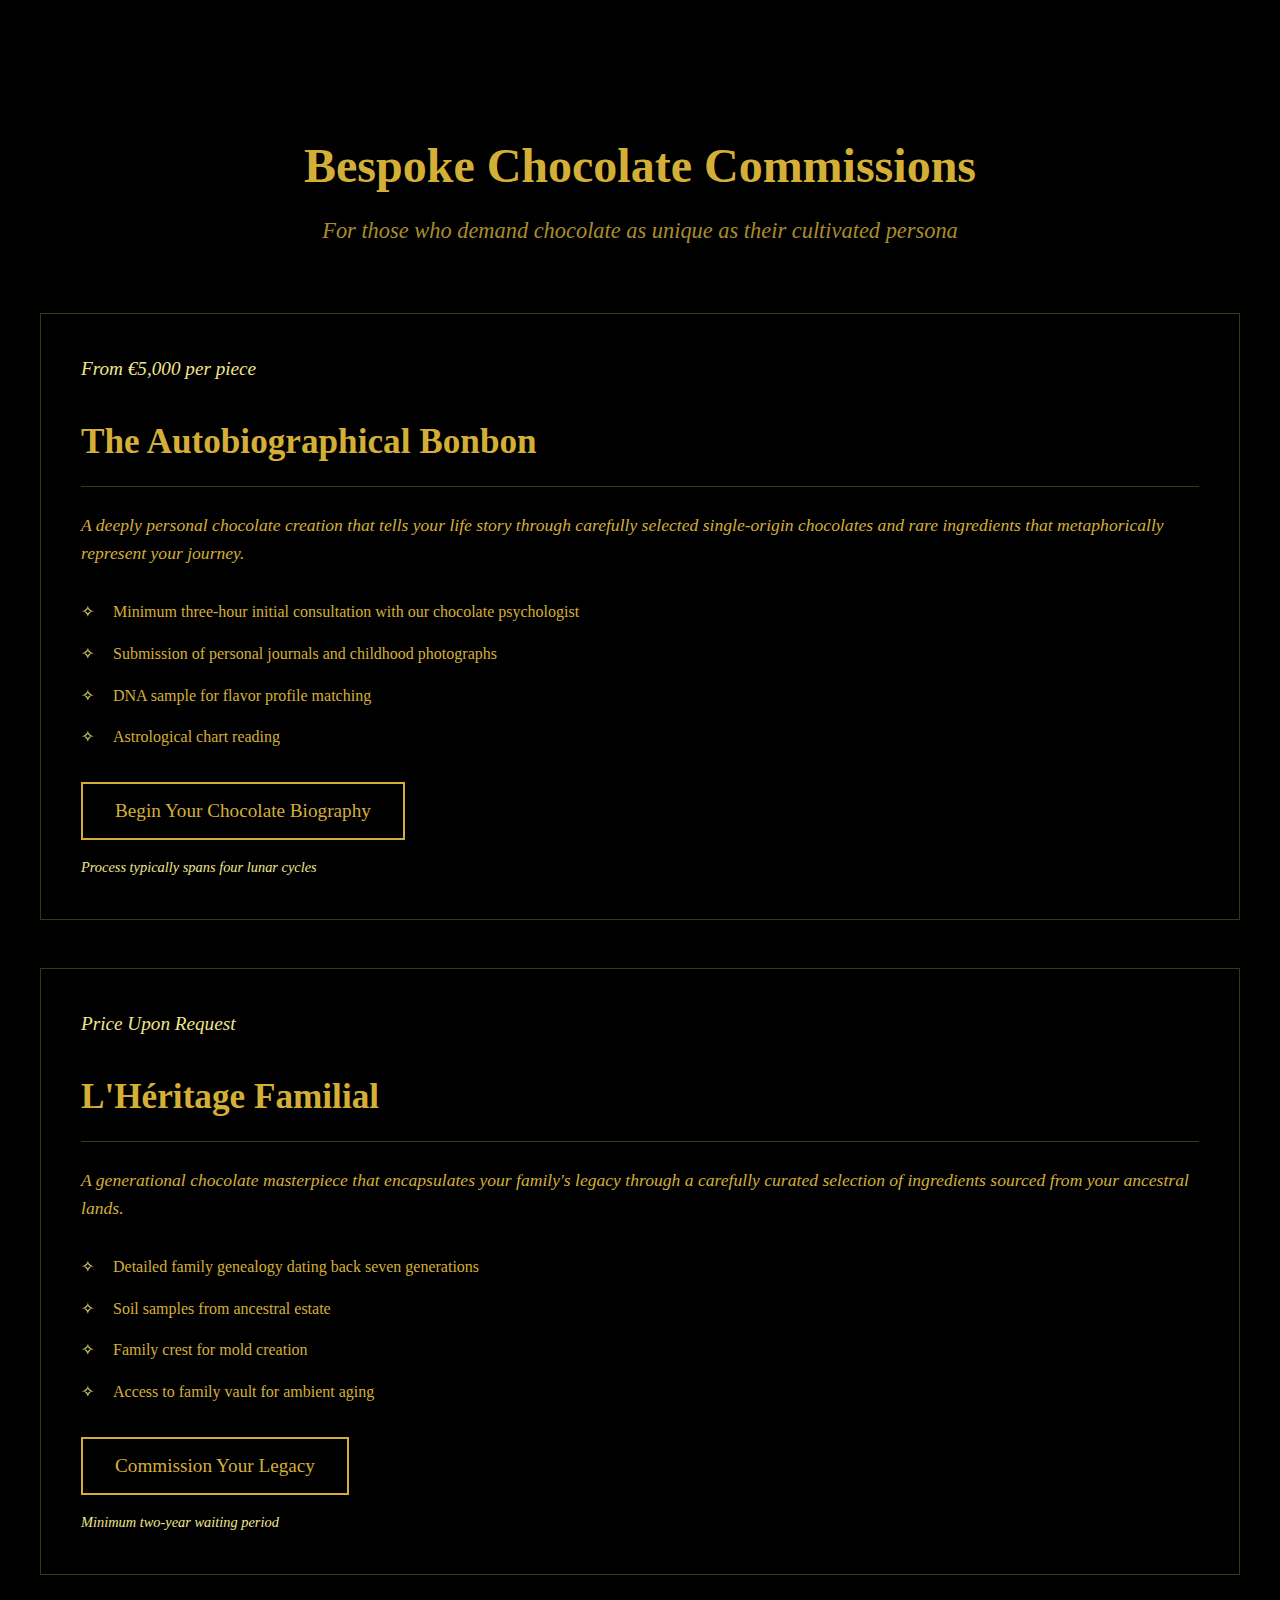
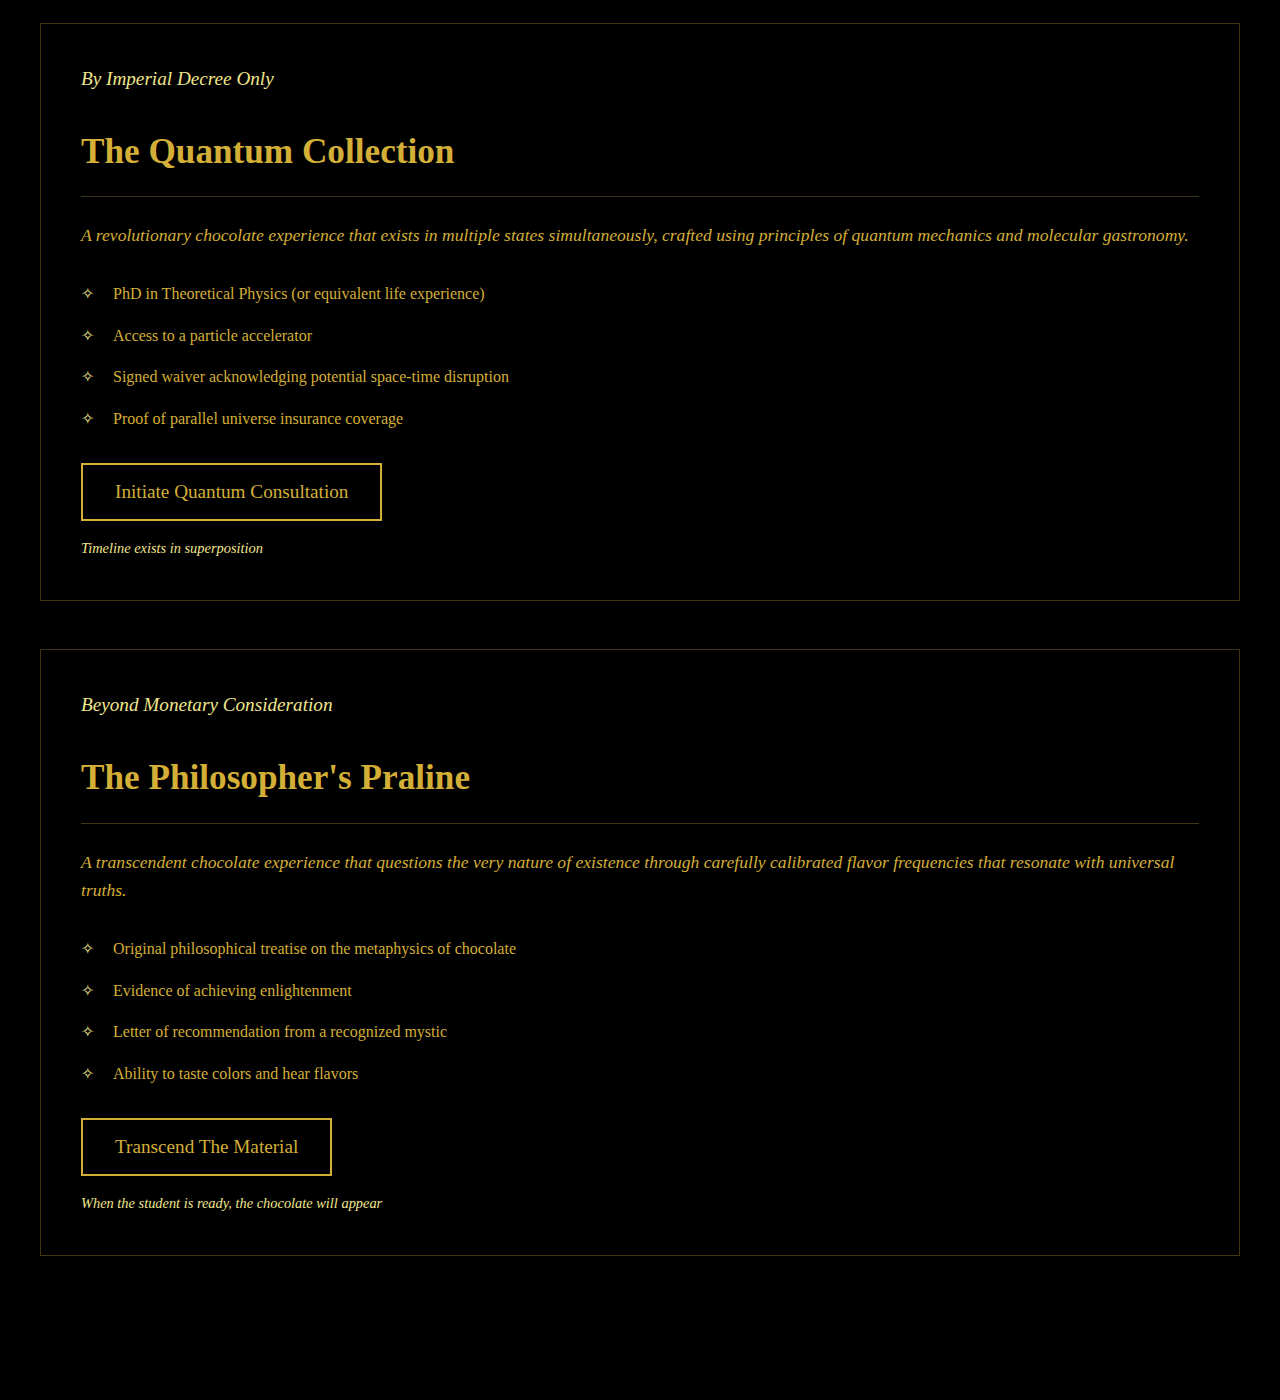
<file: commissions.html>
<!DOCTYPE html>
<html lang="en">
<head>
  <meta charset="UTF-8">
  <meta name="viewport" content="width=device-width, initial-scale=1.0">
  <title>Bespoke Chocolate Commissions | Pretentious Chocolates</title>
  <style>
    body {
      background: #000;
      color: #d4af37;
      font-family: 'Cormorant Garamond', serif;
      line-height: 1.6;
      margin: 0;
      padding: 0;
    }

    .commission-container {
      max-width: 1200px;
      margin: 4rem auto;
      padding: 2rem;
    }

    h1 {
      font-size: 3rem;
      text-align: center;
      margin-bottom: 0.5rem;
    }

    .subtitle {
      text-align: center;
      font-style: italic;
      font-size: 1.4rem;
      margin-bottom: 4rem;
      opacity: 0.8;
    }

    .commission-type {
      background: rgba(0, 0, 0, 0.7);
      border: 1px solid rgba(212, 175, 55, 0.3);
      padding: 2.5rem;
      margin-bottom: 3rem;
      transition: all 0.3s ease;
    }

    .commission-type:hover {
      border-color: rgba(212, 175, 55, 0.8);
      transform: translateY(-5px);
      box-shadow: 0 10px 20px rgba(212, 175, 55, 0.1);
    }

    .price-indicator {
      font-family: 'Playfair Display', serif;
      font-style: italic;
      font-size: 1.2rem;
      color: #f0e68c;
      margin-bottom: 1rem;
    }

    .commission-title {
      font-size: 2.2rem;
      margin-bottom: 1.5rem;
      border-bottom: 1px solid rgba(212, 175, 55, 0.3);
      padding-bottom: 1rem;
    }

    .commission-description {
      font-size: 1.1rem;
      margin-bottom: 2rem;
      font-style: italic;
    }

    .requirements-list {
      list-style: none;
      padding: 0;
      margin-bottom: 2rem;
    }

    .requirement-item {
      margin-bottom: 1rem;
      padding-left: 2rem;
      position: relative;
    }

    .requirement-item::before {
      content: '✧';
      position: absolute;
      left: 0;
      color: #f0e68c;
    }

    .inquiry-btn {
      background: transparent;
      color: #d4af37;
      border: 2px solid #d4af37;
      padding: 1rem 2rem;
      font-size: 1.2rem;
      cursor: pointer;
      transition: all 0.3s ease;
      font-family: 'Cormorant Garamond', serif;
      display: block;
      width: fit-content;
    }

    .inquiry-btn:hover {
      background: rgba(212, 175, 55, 0.1);
      transform: translateY(-2px);
    }

    .timeline {
      font-size: 0.9rem;
      color: #f0e68c;
      margin-top: 1rem;
      font-style: italic;
    }
  </style>
</head>
<body>
  <div class="commission-container">
    <h1>Bespoke Chocolate Commissions</h1>
    <div class="subtitle">For those who demand chocolate as unique as their cultivated persona</div>

    <div class="commission-type">
      <div class="price-indicator">From €5,000 per piece</div>
      <h2 class="commission-title">The Autobiographical Bonbon</h2>
      <p class="commission-description">A deeply personal chocolate creation that tells your life story through carefully selected single-origin chocolates and rare ingredients that metaphorically represent your journey.</p>
      <ul class="requirements-list">
        <li class="requirement-item">Minimum three-hour initial consultation with our chocolate psychologist</li>
        <li class="requirement-item">Submission of personal journals and childhood photographs</li>
        <li class="requirement-item">DNA sample for flavor profile matching</li>
        <li class="requirement-item">Astrological chart reading</li>
      </ul>
      <button class="inquiry-btn">Begin Your Chocolate Biography</button>
      <div class="timeline">Process typically spans four lunar cycles</div>
    </div>

    <div class="commission-type">
      <div class="price-indicator">Price Upon Request</div>
      <h2 class="commission-title">L'Héritage Familial</h2>
      <p class="commission-description">A generational chocolate masterpiece that encapsulates your family's legacy through a carefully curated selection of ingredients sourced from your ancestral lands.</p>
      <ul class="requirements-list">
        <li class="requirement-item">Detailed family genealogy dating back seven generations</li>
        <li class="requirement-item">Soil samples from ancestral estate</li>
        <li class="requirement-item">Family crest for mold creation</li>
        <li class="requirement-item">Access to family vault for ambient aging</li>
      </ul>
      <button class="inquiry-btn">Commission Your Legacy</button>
      <div class="timeline">Minimum two-year waiting period</div>
    </div>

    <div class="commission-type">
      <div class="price-indicator">By Imperial Decree Only</div>
      <h2 class="commission-title">The Quantum Collection</h2>
      <p class="commission-description">A revolutionary chocolate experience that exists in multiple states simultaneously, crafted using principles of quantum mechanics and molecular gastronomy.</p>
      <ul class="requirements-list">
        <li class="requirement-item">PhD in Theoretical Physics (or equivalent life experience)</li>
        <li class="requirement-item">Access to a particle accelerator</li>
        <li class="requirement-item">Signed waiver acknowledging potential space-time disruption</li>
        <li class="requirement-item">Proof of parallel universe insurance coverage</li>
      </ul>
      <button class="inquiry-btn">Initiate Quantum Consultation</button>
      <div class="timeline">Timeline exists in superposition</div>
    </div>

    <div class="commission-type">
      <div class="price-indicator">Beyond Monetary Consideration</div>
      <h2 class="commission-title">The Philosopher's Praline</h2>
      <p class="commission-description">A transcendent chocolate experience that questions the very nature of existence through carefully calibrated flavor frequencies that resonate with universal truths.</p>
      <ul class="requirements-list">
        <li class="requirement-item">Original philosophical treatise on the metaphysics of chocolate</li>
        <li class="requirement-item">Evidence of achieving enlightenment</li>
        <li class="requirement-item">Letter of recommendation from a recognized mystic</li>
        <li class="requirement-item">Ability to taste colors and hear flavors</li>
      </ul>
      <button class="inquiry-btn">Transcend The Material</button>
      <div class="timeline">When the student is ready, the chocolate will appear</div>
    </div>
  </div>
</body>
</html>
</file>
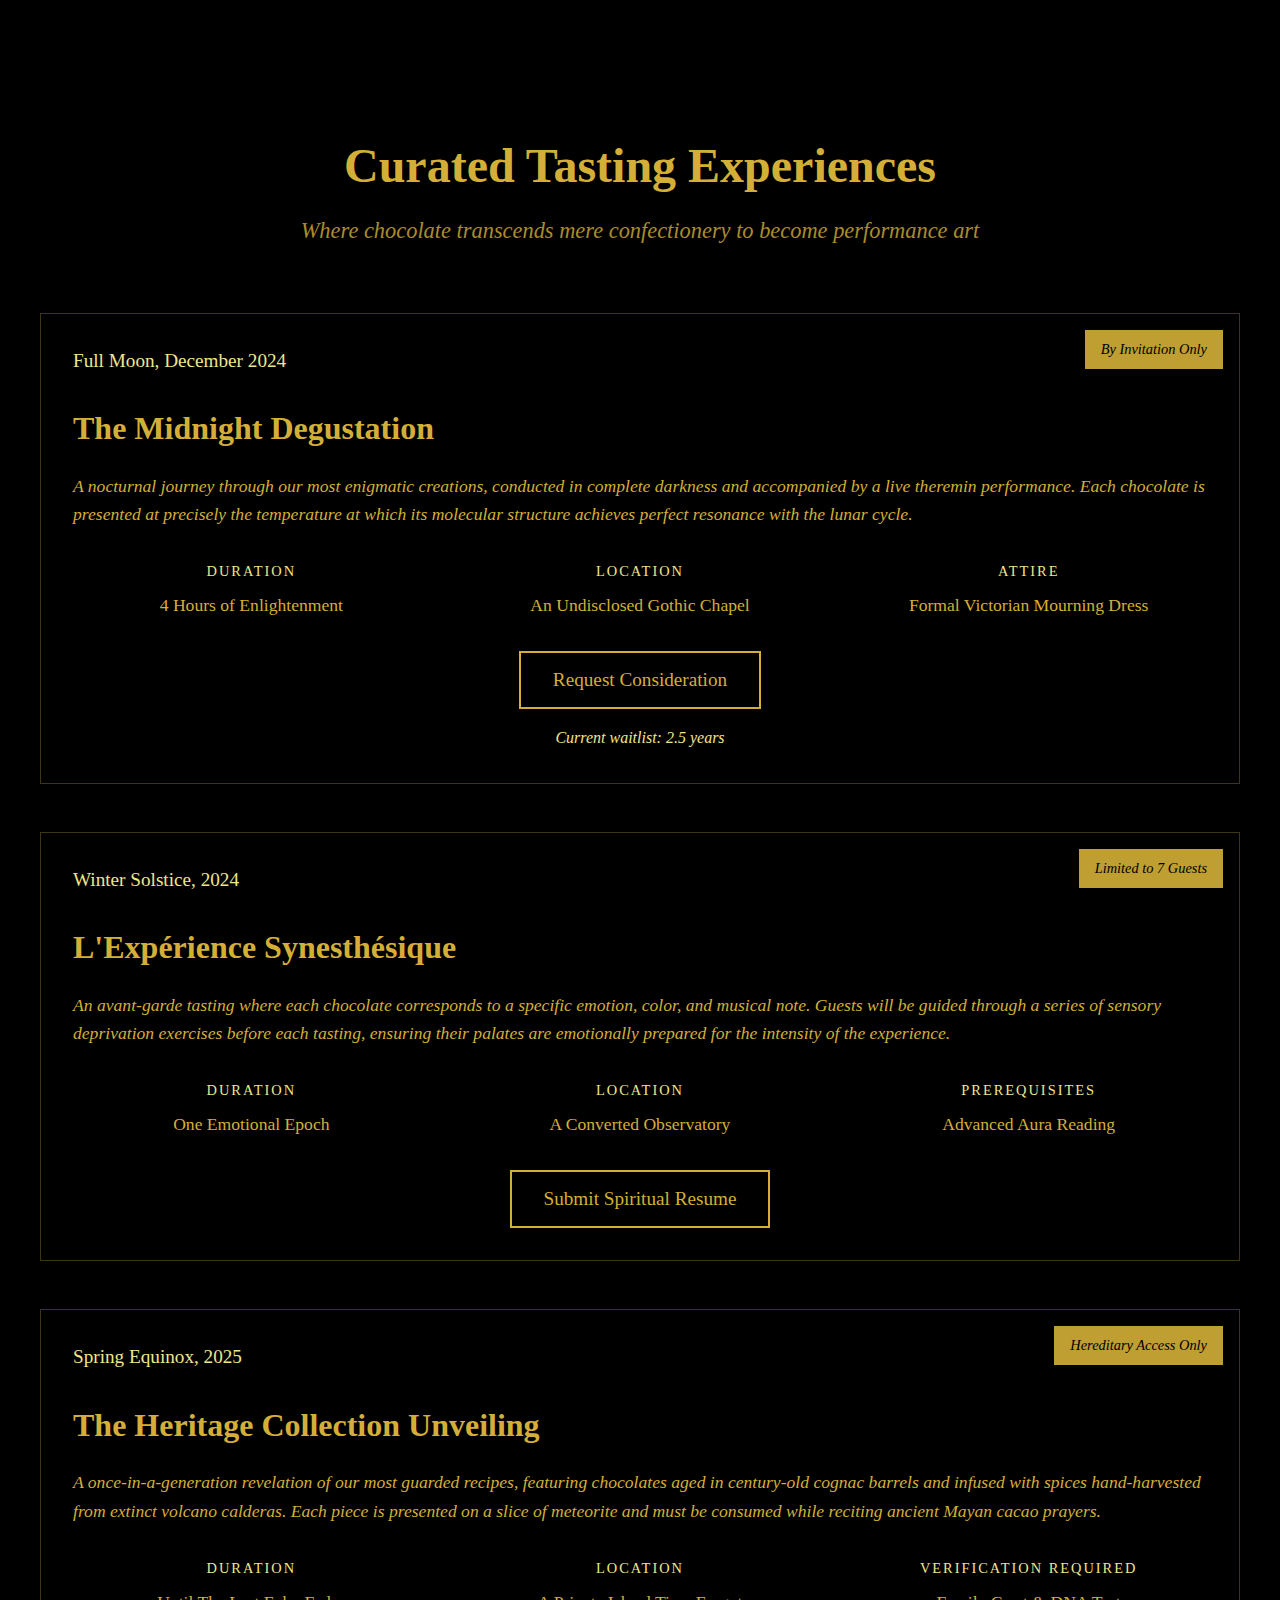
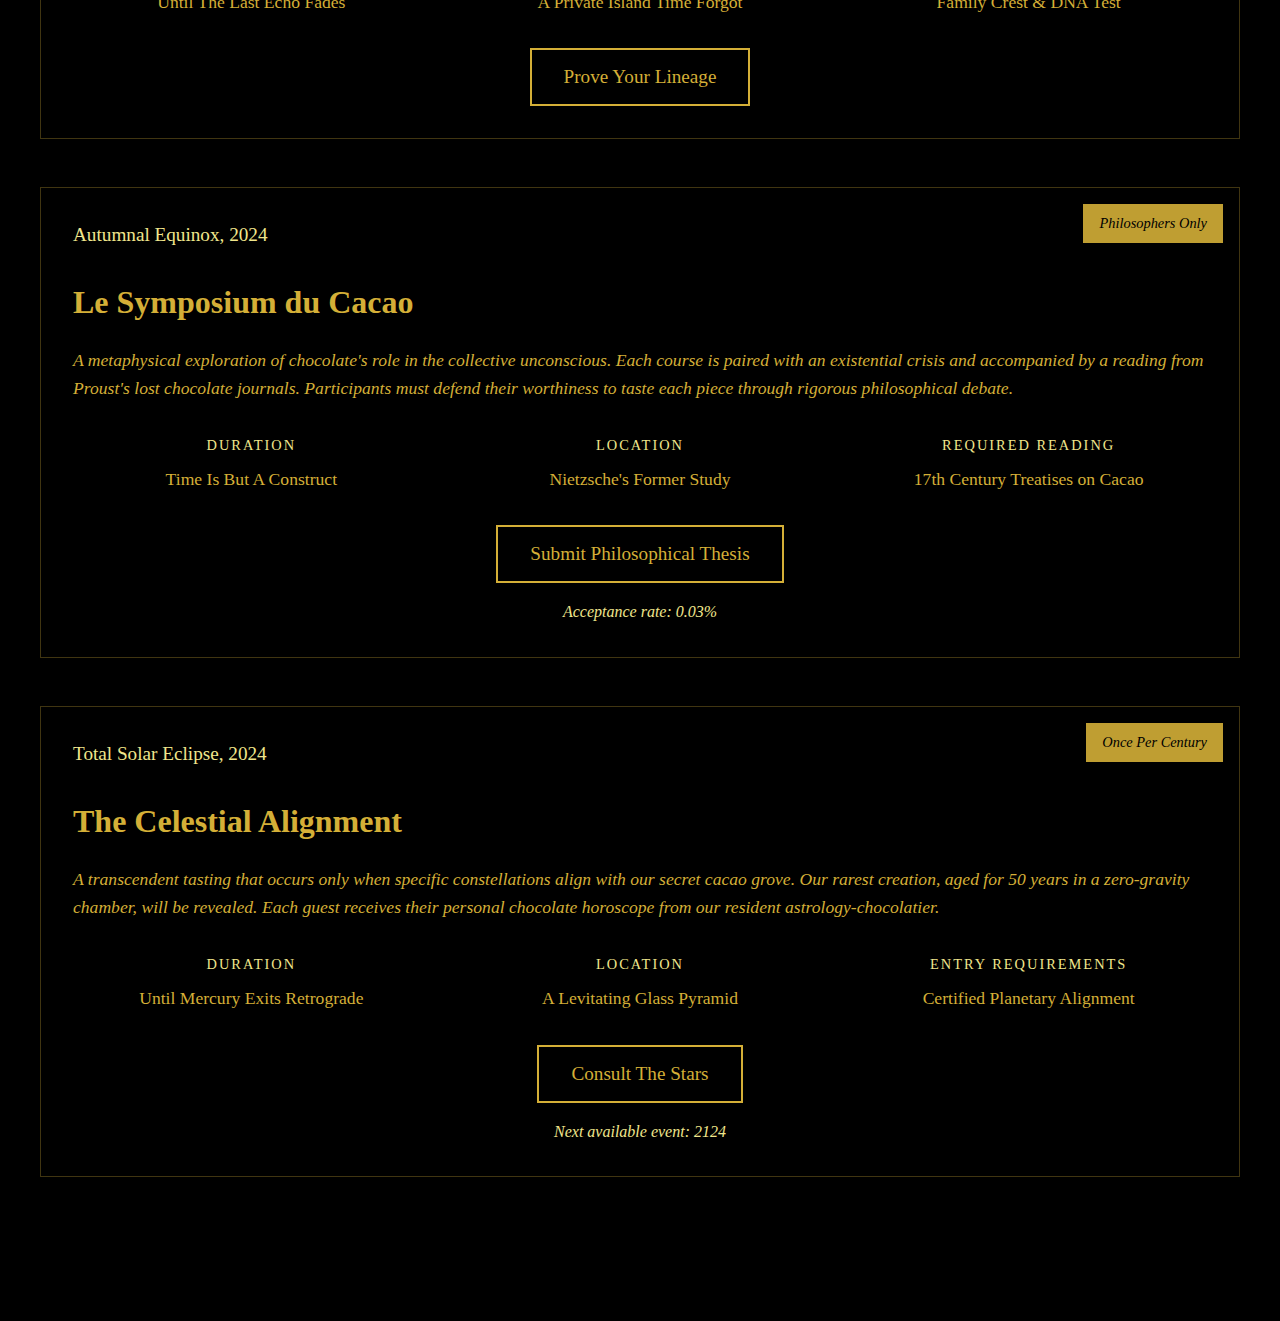
<file: events.html>
<!DOCTYPE html>
<html lang="en">
<head>
  <meta charset="UTF-8">
  <meta name="viewport" content="width=device-width, initial-scale=1.0">
  <title>Curated Tasting Experiences | Pretentious Chocolates</title>
  <style>
    body {
      background: #000;
      color: #d4af37;
      font-family: 'Cormorant Garamond', serif;
      line-height: 1.6;
      margin: 0;
      padding: 0;
    }

    .events-container {
      max-width: 1200px;
      margin: 4rem auto;
      padding: 2rem;
    }

    h1 {
      font-size: 3rem;
      text-align: center;
      margin-bottom: 0.5rem;
    }

    .subtitle {
      text-align: center;
      font-style: italic;
      font-size: 1.4rem;
      margin-bottom: 4rem;
      opacity: 0.8;
    }

    .event-card {
      background: rgba(0, 0, 0, 0.7);
      border: 1px solid rgba(212, 175, 55, 0.3);
      padding: 2rem;
      margin-bottom: 3rem;
      transition: all 0.3s ease;
      position: relative;
      overflow: hidden;
    }

    .event-card:hover {
      border-color: rgba(212, 175, 55, 0.8);
      transform: translateY(-5px);
      box-shadow: 0 10px 20px rgba(212, 175, 55, 0.1);
    }

    .event-date {
      font-size: 1.2rem;
      color: #f0e68c;
      margin-bottom: 1rem;
    }

    .event-title {
      font-size: 2rem;
      margin-bottom: 1rem;
    }

    .event-description {
      font-size: 1.1rem;
      margin-bottom: 2rem;
      font-style: italic;
    }

    .event-details {
      display: grid;
      grid-template-columns: repeat(auto-fit, minmax(200px, 1fr));
      gap: 2rem;
      margin-bottom: 2rem;
    }

    .detail {
      text-align: center;
    }

    .detail-label {
      font-size: 0.9rem;
      text-transform: uppercase;
      letter-spacing: 2px;
      margin-bottom: 0.5rem;
      color: #f0e68c;
    }

    .detail-value {
      font-size: 1.1rem;
    }

    .register-btn {
      background: transparent;
      color: #d4af37;
      border: 2px solid #d4af37;
      padding: 1rem 2rem;
      font-size: 1.2rem;
      cursor: pointer;
      transition: all 0.3s ease;
      font-family: 'Cormorant Garamond', serif;
      display: block;
      width: fit-content;
      margin: 0 auto;
    }

    .register-btn:hover {
      background: rgba(212, 175, 55, 0.1);
      transform: translateY(-2px);
    }

    .exclusivity-badge {
      position: absolute;
      top: 1rem;
      right: 1rem;
      background: rgba(212, 175, 55, 0.9);
      color: black;
      padding: 0.5rem 1rem;
      font-style: italic;
      font-size: 0.9rem;
    }

    .waitlist-note {
      text-align: center;
      font-style: italic;
      margin-top: 1rem;
      color: #f0e68c;
    }
  </style>
</head>
<body>
  <div class="events-container">
    <h1>Curated Tasting Experiences</h1>
    <div class="subtitle">Where chocolate transcends mere confectionery to become performance art</div>

    <div class="event-card">
      <div class="exclusivity-badge">By Invitation Only</div>
      <div class="event-date">Full Moon, December 2024</div>
      <h2 class="event-title">The Midnight Degustation</h2>
      <p class="event-description">A nocturnal journey through our most enigmatic creations, conducted in complete darkness and accompanied by a live theremin performance. Each chocolate is presented at precisely the temperature at which its molecular structure achieves perfect resonance with the lunar cycle.</p>
      <div class="event-details">
        <div class="detail">
          <div class="detail-label">Duration</div>
          <div class="detail-value">4 Hours of Enlightenment</div>
        </div>
        <div class="detail">
          <div class="detail-label">Location</div>
          <div class="detail-value">An Undisclosed Gothic Chapel</div>
        </div>
        <div class="detail">
          <div class="detail-label">Attire</div>
          <div class="detail-value">Formal Victorian Mourning Dress</div>
        </div>
      </div>
      <button class="register-btn" onclick="redirectToGame()">Request Consideration</button>
      <div class="waitlist-note">Current waitlist: 2.5 years</div>
    </div>

    <div class="event-card">
      <div class="exclusivity-badge">Limited to 7 Guests</div>
      <div class="event-date">Winter Solstice, 2024</div>
      <h2 class="event-title">L'Expérience Synesthésique</h2>
      <p class="event-description">An avant-garde tasting where each chocolate corresponds to a specific emotion, color, and musical note. Guests will be guided through a series of sensory deprivation exercises before each tasting, ensuring their palates are emotionally prepared for the intensity of the experience.</p>
      <div class="event-details">
        <div class="detail">
          <div class="detail-label">Duration</div>
          <div class="detail-value">One Emotional Epoch</div>
        </div>
        <div class="detail">
          <div class="detail-label">Location</div>
          <div class="detail-value">A Converted Observatory</div>
        </div>
        <div class="detail">
          <div class="detail-label">Prerequisites</div>
          <div class="detail-value">Advanced Aura Reading</div>
        </div>
      </div>
      <button class="register-btn" onclick="redirectToGame()">Submit Spiritual Resume</button>
    </div>

    <div class="event-card">
      <div class="exclusivity-badge">Hereditary Access Only</div>
      <div class="event-date">Spring Equinox, 2025</div>
      <h2 class="event-title">The Heritage Collection Unveiling</h2>
      <p class="event-description">A once-in-a-generation revelation of our most guarded recipes, featuring chocolates aged in century-old cognac barrels and infused with spices hand-harvested from extinct volcano calderas. Each piece is presented on a slice of meteorite and must be consumed while reciting ancient Mayan cacao prayers.</p>
      <div class="event-details">
        <div class="detail">
          <div class="detail-label">Duration</div>
          <div class="detail-value">Until The Last Echo Fades</div>
        </div>
        <div class="detail">
          <div class="detail-label">Location</div>
          <div class="detail-value">A Private Island Time Forgot</div>
        </div>
        <div class="detail">
          <div class="detail-label">Verification Required</div>
          <div class="detail-value">Family Crest & DNA Test</div>
        </div>
      </div>
      <button class="register-btn" onclick="redirectToGame()">Prove Your Lineage</button>
    </div>

    <div class="event-card">
      <div class="exclusivity-badge">Philosophers Only</div>
      <div class="event-date">Autumnal Equinox, 2024</div>
      <h2 class="event-title">Le Symposium du Cacao</h2>
      <p class="event-description">A metaphysical exploration of chocolate's role in the collective unconscious. Each course is paired with an existential crisis and accompanied by a reading from Proust's lost chocolate journals. Participants must defend their worthiness to taste each piece through rigorous philosophical debate.</p>
      <div class="event-details">
        <div class="detail">
          <div class="detail-label">Duration</div>
          <div class="detail-value">Time Is But A Construct</div>
        </div>
        <div class="detail">
          <div class="detail-label">Location</div>
          <div class="detail-value">Nietzsche's Former Study</div>
        </div>
        <div class="detail">
          <div class="detail-label">Required Reading</div>
          <div class="detail-value">17th Century Treatises on Cacao</div>
        </div>
      </div>
      <button class="register-btn" onclick="redirectToGame()">Submit Philosophical Thesis</button>
      <div class="waitlist-note">Acceptance rate: 0.03%</div>
    </div>

    <div class="event-card">
      <div class="exclusivity-badge">Once Per Century</div>
      <div class="event-date">Total Solar Eclipse, 2024</div>
      <h2 class="event-title">The Celestial Alignment</h2>
      <p class="event-description">A transcendent tasting that occurs only when specific constellations align with our secret cacao grove. Our rarest creation, aged for 50 years in a zero-gravity chamber, will be revealed. Each guest receives their personal chocolate horoscope from our resident astrology-chocolatier.</p>
      <div class="event-details">
        <div class="detail">
          <div class="detail-label">Duration</div>
          <div class="detail-value">Until Mercury Exits Retrograde</div>
        </div>
        <div class="detail">
          <div class="detail-label">Location</div>
          <div class="detail-value">A Levitating Glass Pyramid</div>
        </div>
        <div class="detail">
          <div class="detail-label">Entry Requirements</div>
          <div class="detail-value">Certified Planetary Alignment</div>
        </div>
      </div>
      <button class="register-btn" onclick="redirectToGame()">Consult The Stars</button>
      <div class="waitlist-note">Next available event: 2124</div>
    </div>
  </div>
  <script>
    function redirectToGame() {
        const messages = [
            "Your request is being contemplated through a lens of refined discernment...",
            "Consulting the ancient chocolate manuscripts...",
            "Validating your spiritual chocolate resonance...",
            "Aligning your aura with our cacao frequencies...",
            "Processing your application through layers of aristocratic algorithms..."
        ];
        
        const message = messages[Math.floor(Math.random() * messages.length)];
        alert(message);
        window.location.href = 'serpent-chocolat.html';
    }
  </script>
  <script src="js/analytics.js"></script>
</body>
</html>
</file>
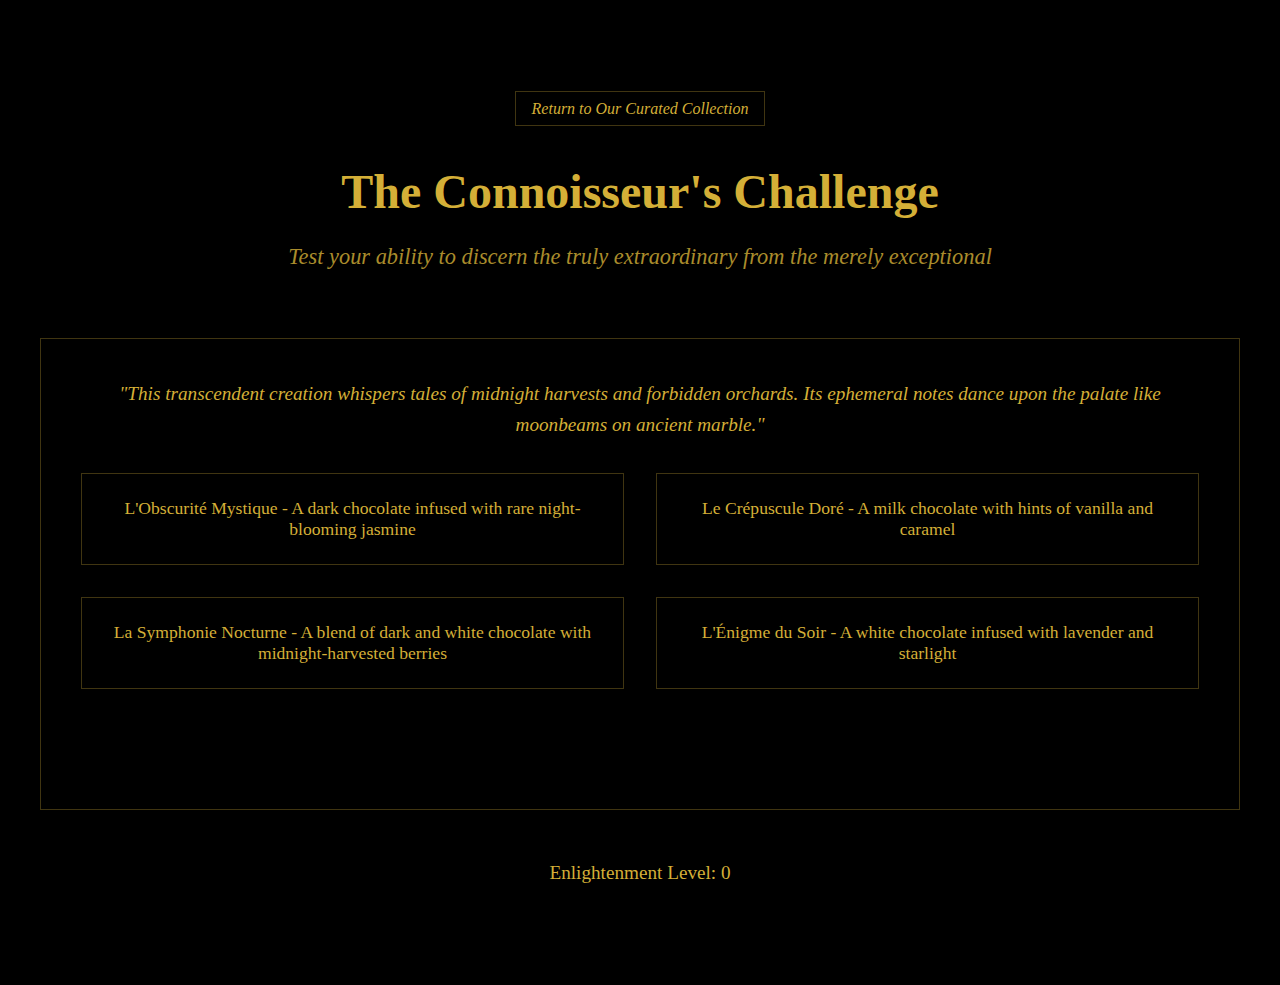
<file: game.html>
<!DOCTYPE html>
<html lang="en">
<head>
    <meta charset="UTF-8">
    <meta name="viewport" content="width=device-width, initial-scale=1.0">
    <title>The Connoisseur's Challenge | Pretentious Chocolates</title>
    <style>
        body {
            background: #000;
            color: #d4af37;
            font-family: 'Cormorant Garamond', serif;
            line-height: 1.6;
            margin: 0;
            padding: 0;
        }

        .game-container {
            max-width: 1200px;
            margin: 4rem auto;
            padding: 2rem;
        }

        h1 {
            font-size: 3rem;
            text-align: center;
            margin-bottom: 0.5rem;
        }

        .subtitle {
            text-align: center;
            font-style: italic;
            font-size: 1.4rem;
            margin-bottom: 4rem;
            opacity: 0.8;
        }

        .game-board {
            background: rgba(0, 0, 0, 0.7);
            border: 1px solid rgba(212, 175, 55, 0.3);
            padding: 2.5rem;
            margin-bottom: 3rem;
        }

        .chocolate-description {
            font-size: 1.2rem;
            font-style: italic;
            text-align: center;
            margin-bottom: 2rem;
        }

        .options-container {
            display: grid;
            grid-template-columns: repeat(2, 1fr);
            gap: 2rem;
            margin-top: 2rem;
        }

        .option {
            background: transparent;
            border: 1px solid rgba(212, 175, 55, 0.3);
            padding: 1.5rem;
            cursor: pointer;
            transition: all 0.3s ease;
            font-family: 'Cormorant Garamond', serif;
            color: #d4af37;
            font-size: 1.1rem;
            text-align: center;
        }

        .option:hover {
            border-color: rgba(212, 175, 55, 0.8);
            transform: translateY(-5px);
            box-shadow: 0 5px 15px rgba(212, 175, 55, 0.1);
        }

        .score {
            text-align: center;
            font-size: 1.2rem;
            margin-top: 2rem;
        }

        .feedback {
            text-align: center;
            font-style: italic;
            margin-top: 2rem;
            min-height: 3rem;
        }

        .correct {
            border-color: #4CAF50 !important;
            background: rgba(76, 175, 80, 0.1);
        }

        .incorrect {
            border-color: #f44336 !important;
            background: rgba(244, 67, 54, 0.1);
        }

        .next-btn {
            display: block;
            margin: 2rem auto;
            padding: 1rem 2rem;
            background: transparent;
            border: 1px solid #d4af37;
            color: #d4af37;
            font-family: 'Cormorant Garamond', serif;
            font-size: 1.1rem;
            cursor: pointer;
            transition: all 0.3s ease;
        }

        .next-btn:hover {
            background: rgba(212, 175, 55, 0.1);
            transform: translateY(-2px);
        }

        .nav-link {
            text-align: center;
            margin-bottom: 2rem;
        }
        .return-link {
            color: #d4af37;
            text-decoration: none;
            font-style: italic;
            padding: 0.5rem 1rem;
            border: 1px solid rgba(212, 175, 55, 0.3);
            background: rgba(0, 0, 0, 0.8);
            transition: all 0.3s ease;
        }
        .return-link:hover {
            border-color: rgba(212, 175, 55, 0.8);
            transform: translateY(-2px);
            box-shadow: 0 5px 15px rgba(212, 175, 55, 0.1);
        }
    </style>
</head>
<body>
    <div class="game-container">
        <nav class="nav-link">
            <a href="main.html" class="return-link">Return to Our Curated Collection</a>
        </nav>
        <h1>The Connoisseur's Challenge</h1>
        <div class="subtitle">Test your ability to discern the truly extraordinary from the merely exceptional</div>

        <div class="game-board">
            <div class="chocolate-description">
                "This transcendent creation whispers tales of midnight harvests and forbidden orchards. Its ephemeral notes dance upon the palate like moonbeams on ancient marble."
            </div>

            <div class="options-container">
                <button class="option" onclick="checkAnswer(0)">
                    L'Obscurité Mystique - A dark chocolate infused with rare night-blooming jasmine
                </button>
                <button class="option" onclick="checkAnswer(1)">
                    Le Crépuscule Doré - A milk chocolate with hints of vanilla and caramel
                </button>
                <button class="option" onclick="checkAnswer(2)">
                    La Symphonie Nocturne - A blend of dark and white chocolate with midnight-harvested berries
                </button>
                <button class="option" onclick="checkAnswer(3)">
                    L'Énigme du Soir - A white chocolate infused with lavender and starlight
                </button>
            </div>

            <div class="feedback"></div>
            <button class="next-btn" onclick="nextQuestion()" style="display: none;">
                Continue Your Journey
            </button>
        </div>

        <div class="score">
            Enlightenment Level: 0
        </div>
    </div>

    <script src="js/analytics.js"></script>
</body>
</html>
</file>
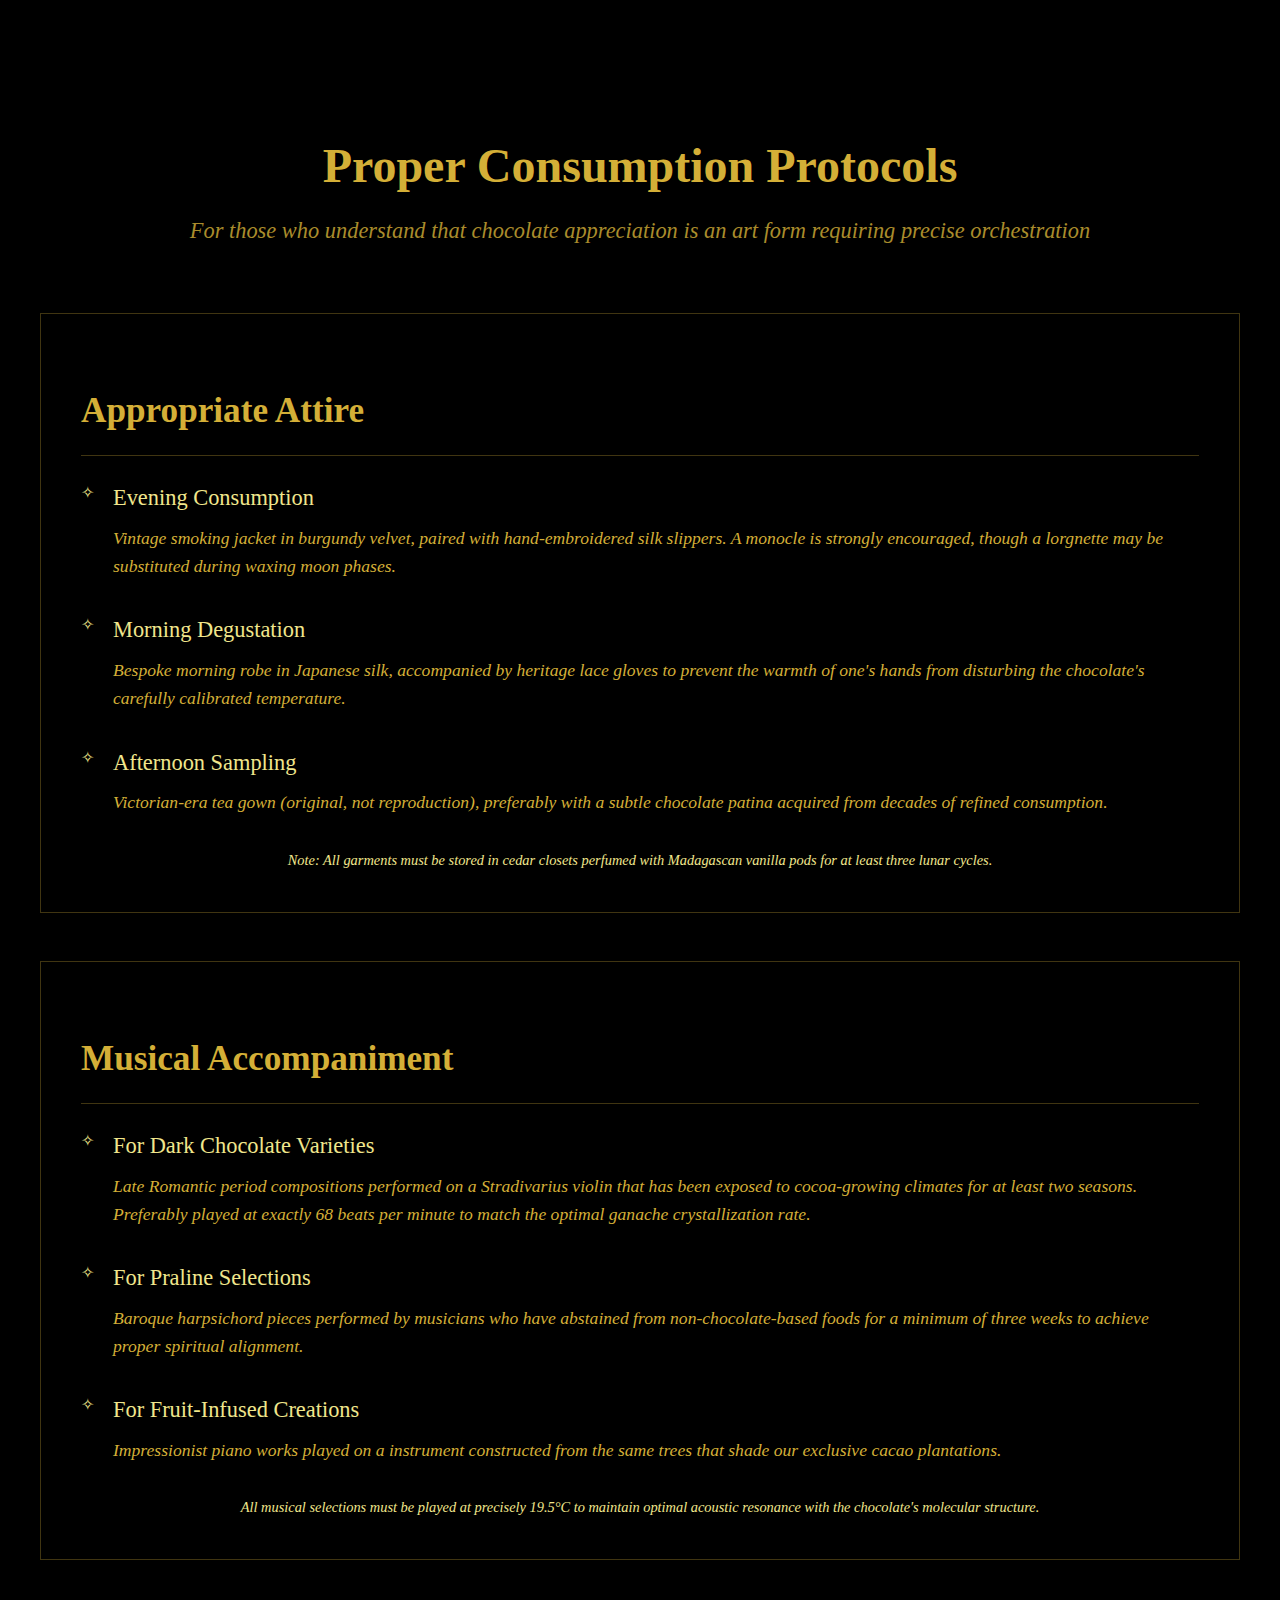
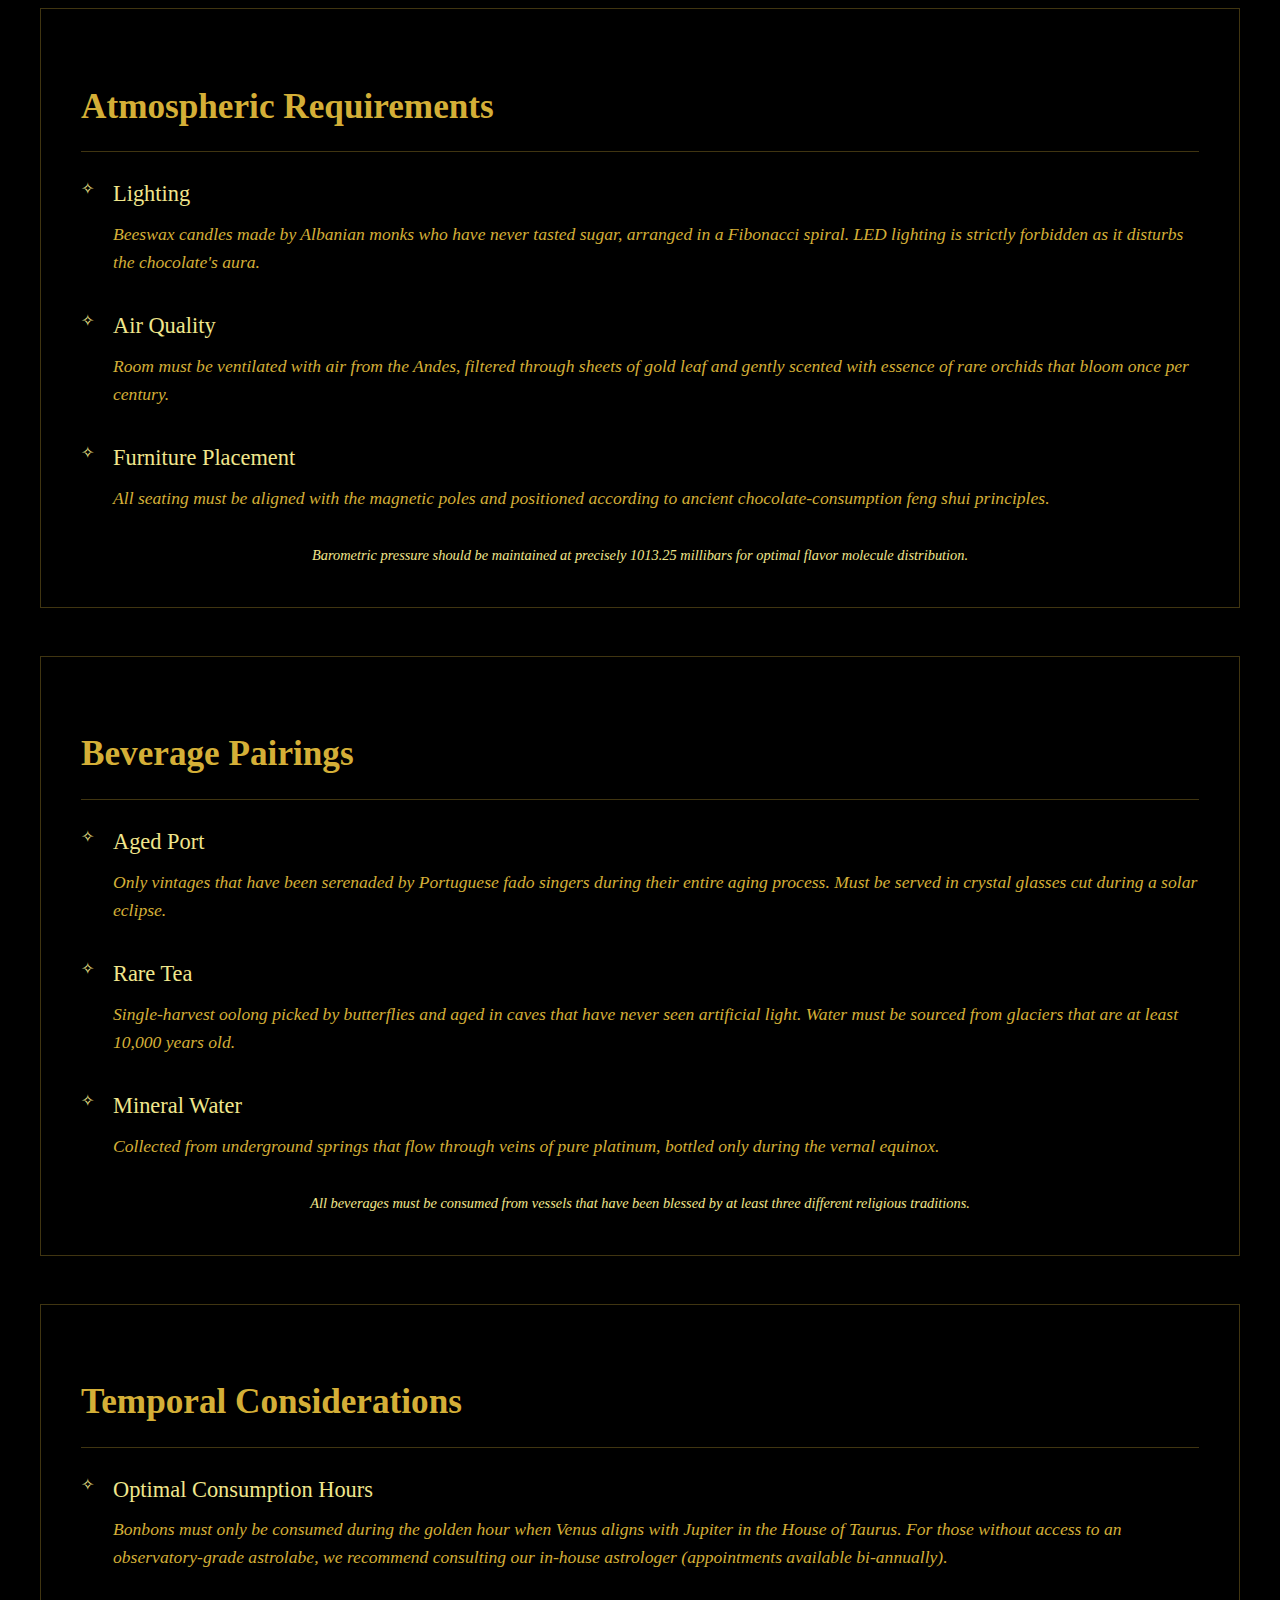
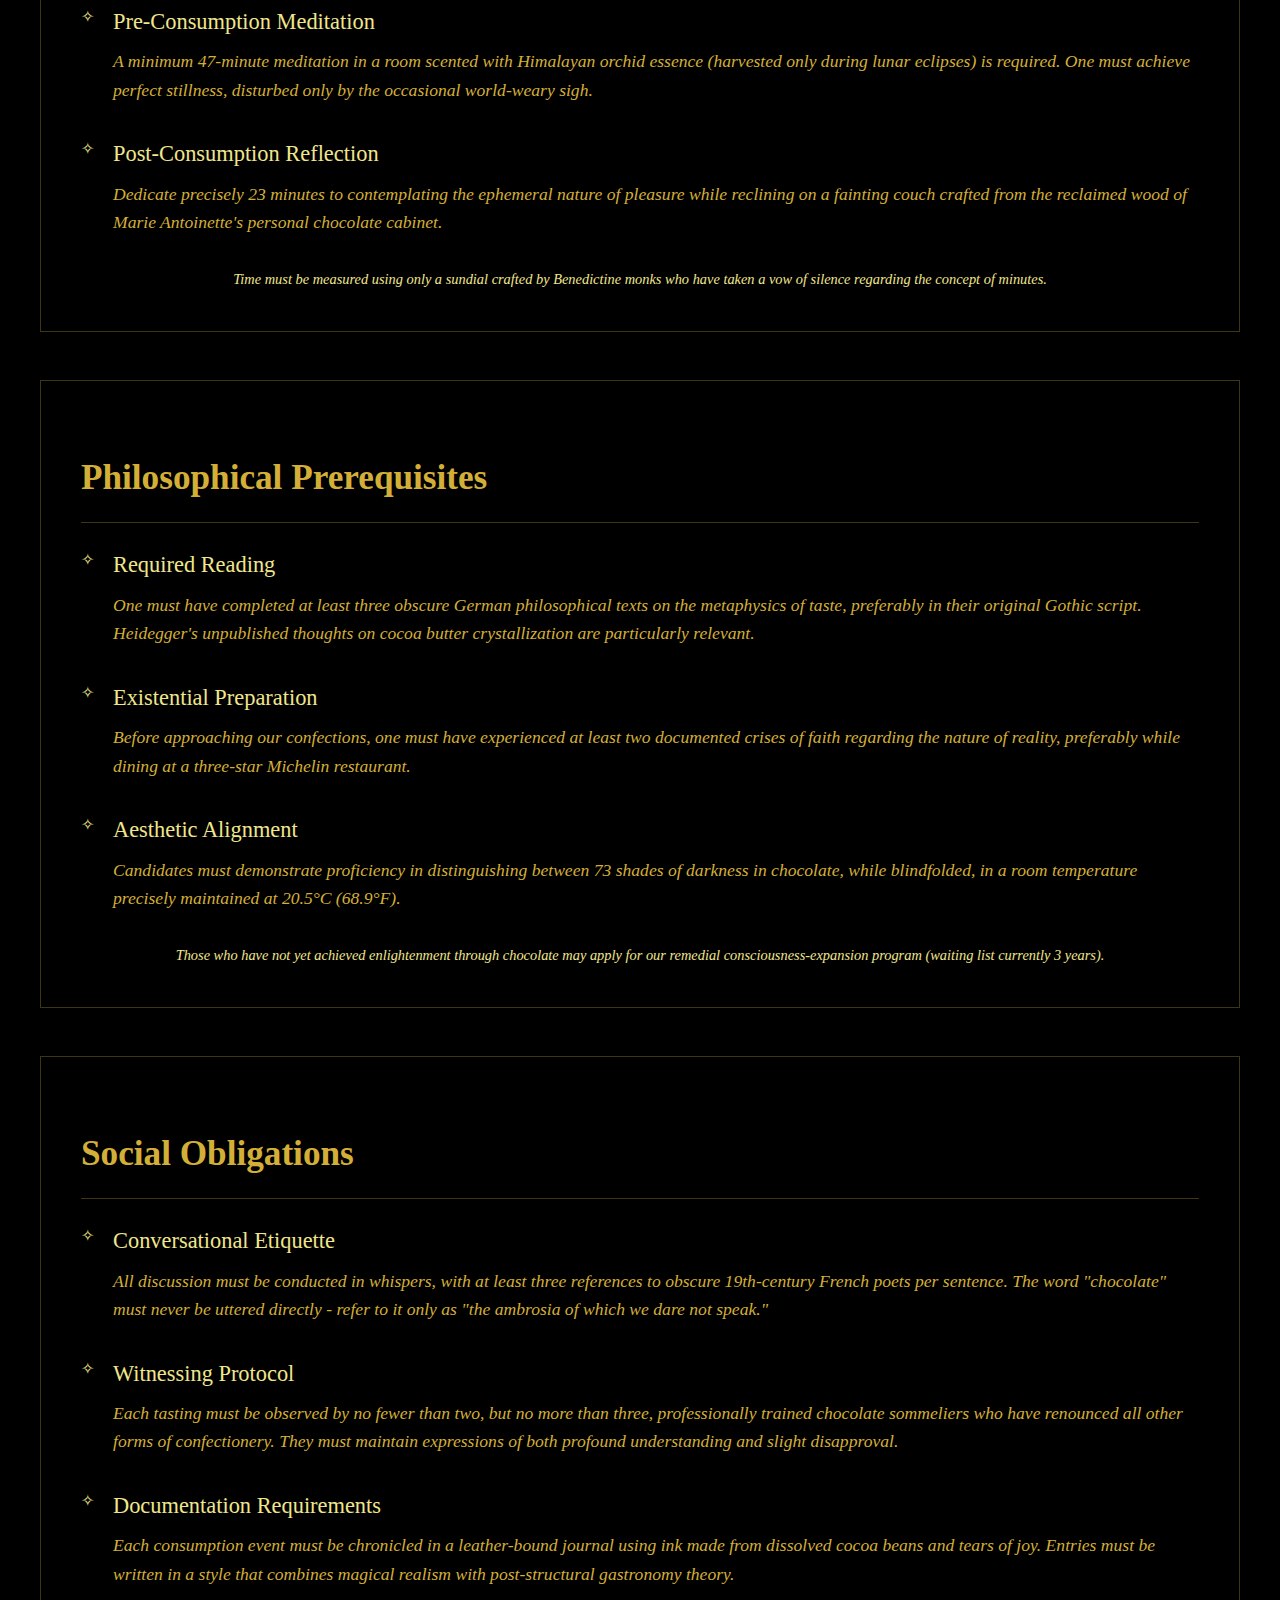
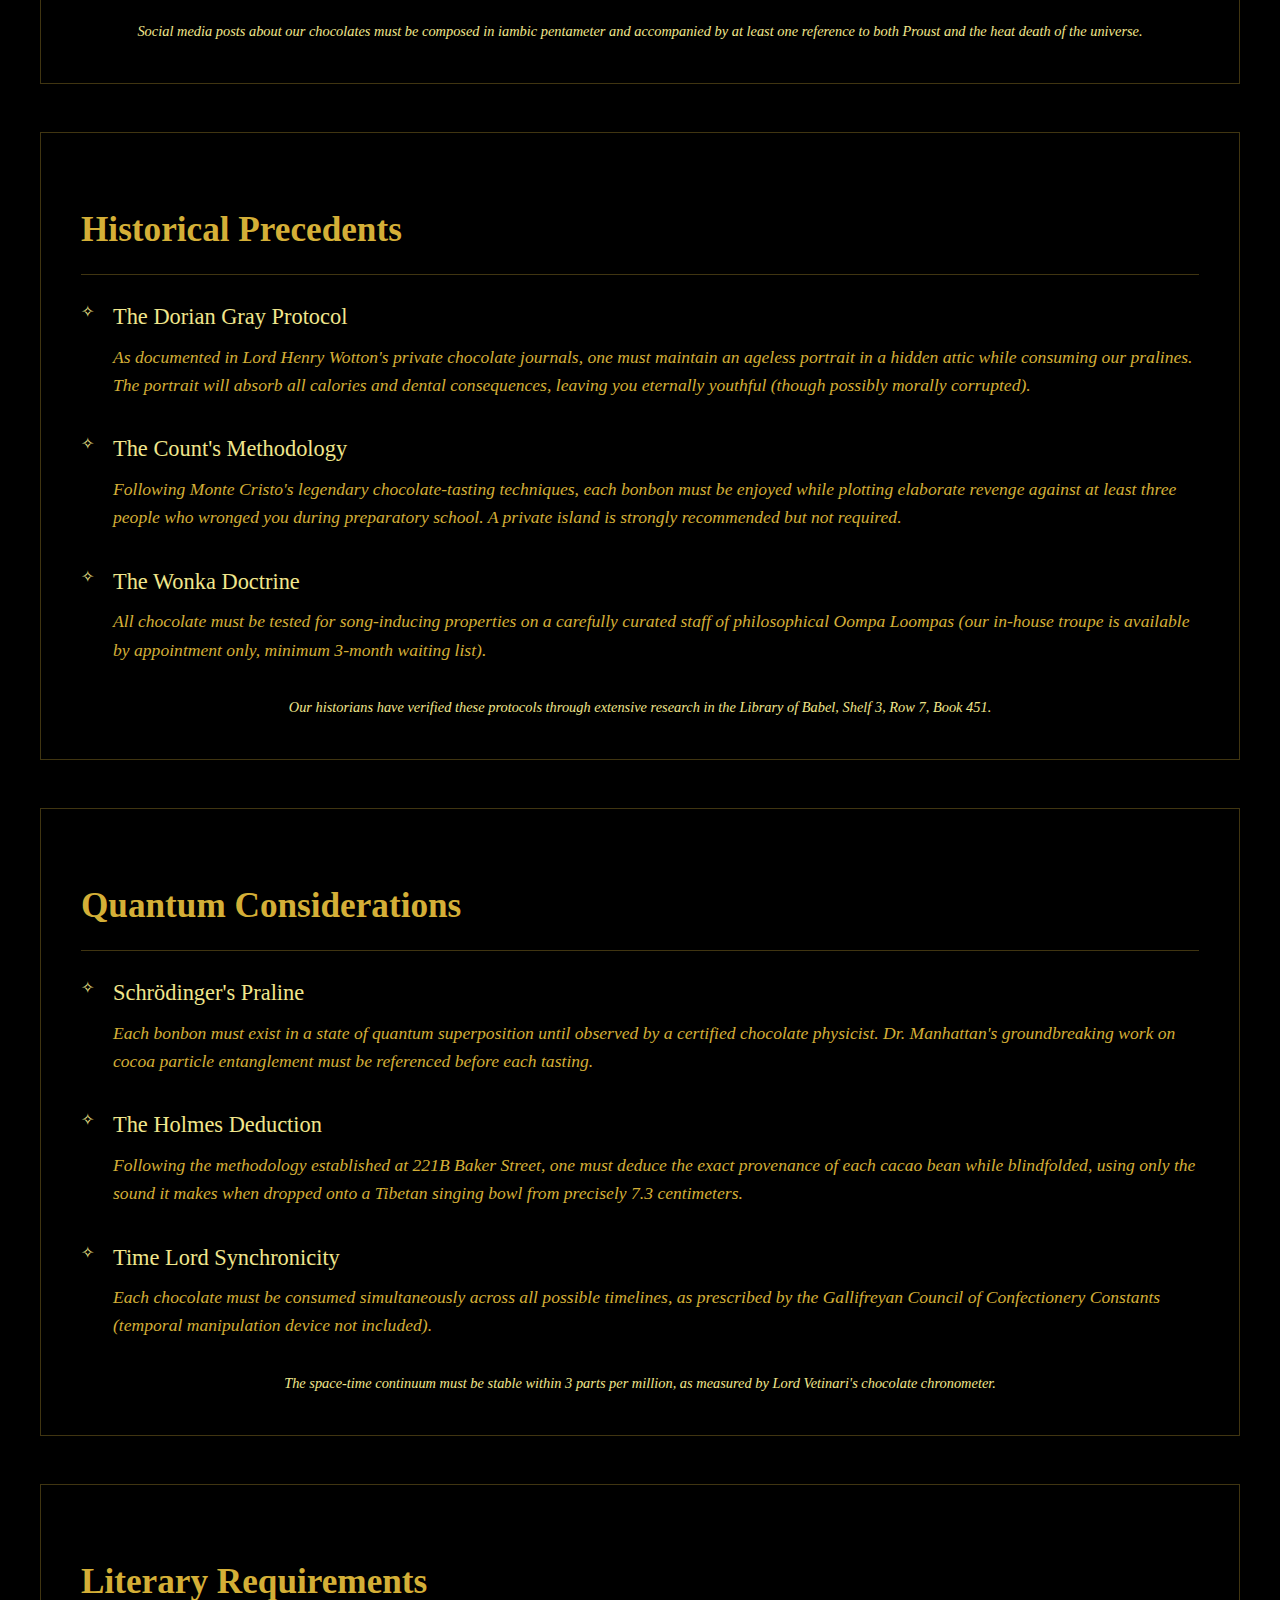
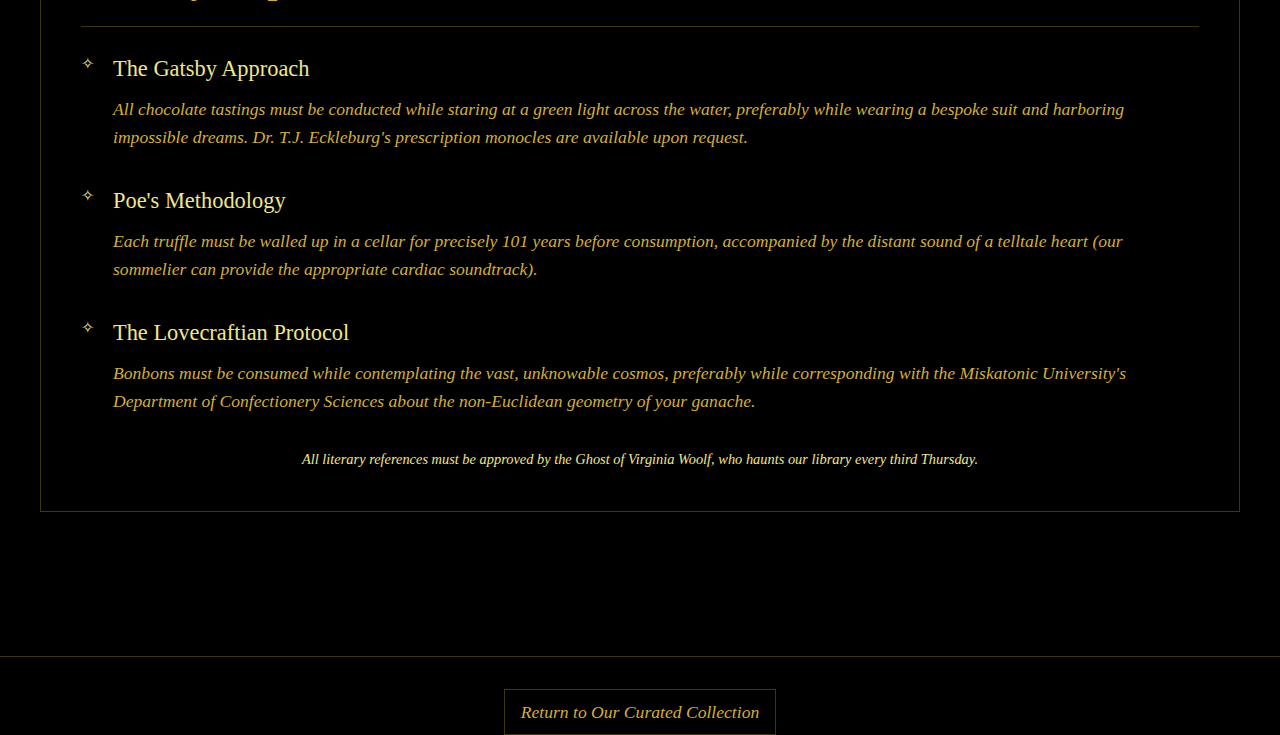
<file: protocols.html>
<!DOCTYPE html>
<html lang="en">
<head>
  <meta charset="UTF-8">
  <meta name="viewport" content="width=device-width, initial-scale=1.0">
  <title>Consumption Protocols | Pretentious Chocolates</title>
  <style>
    body {
      background: #000;
      color: #d4af37;
      font-family: 'Cormorant Garamond', serif;
      line-height: 1.6;
      margin: 0;
      padding: 0;
    }

    .protocol-container {
      max-width: 1200px;
      margin: 4rem auto;
      padding: 2rem;
    }

    h1 {
      font-size: 3rem;
      text-align: center;
      margin-bottom: 0.5rem;
    }

    .subtitle {
      text-align: center;
      font-style: italic;
      font-size: 1.4rem;
      margin-bottom: 4rem;
      opacity: 0.8;
    }

    .protocol-section {
      background: rgba(0, 0, 0, 0.7);
      border: 1px solid rgba(212, 175, 55, 0.3);
      padding: 2.5rem;
      margin-bottom: 3rem;
      transition: all 0.3s ease;
    }

    .protocol-section:hover {
      border-color: rgba(212, 175, 55, 0.8);
      transform: translateY(-5px);
      box-shadow: 0 10px 20px rgba(212, 175, 55, 0.1);
    }

    .section-title {
      font-size: 2.2rem;
      margin-bottom: 1.5rem;
      border-bottom: 1px solid rgba(212, 175, 55, 0.3);
      padding-bottom: 1rem;
    }

    .recommendation-list {
      list-style: none;
      padding: 0;
    }

    .recommendation-item {
      margin-bottom: 2rem;
      padding-left: 2rem;
      position: relative;
    }

    .recommendation-item::before {
      content: '✧';
      position: absolute;
      left: 0;
      color: #f0e68c;
    }

    .item-title {
      font-size: 1.4rem;
      color: #f0e68c;
      margin-bottom: 0.5rem;
    }

    .item-description {
      font-style: italic;
      font-size: 1.1rem;
    }

    .note {
      font-size: 0.9rem;
      color: #f0e68c;
      margin-top: 2rem;
      font-style: italic;
      text-align: center;
    }

    .footer-nav {
      display: flex;
      justify-content: center;
      margin-top: 4rem;
      padding-top: 2rem;
      border-top: 1px solid rgba(212, 175, 55, 0.3);
    }

    .nav-link {
      color: #d4af37;
      text-decoration: none;
      font-style: italic;
      padding: 0.5rem 1rem;
      border: 1px solid rgba(212, 175, 55, 0.3);
      background: rgba(0, 0, 0, 0.8);
      transition: all 0.3s ease;
      font-size: 1.1rem;
    }

    .nav-link:hover {
      border-color: rgba(212, 175, 55, 0.8);
      transform: translateY(-2px);
      box-shadow: 0 5px 15px rgba(212, 175, 55, 0.1);
    }
  </style>
</head>
<body>
  <div class="protocol-container">
    <h1>Proper Consumption Protocols</h1>
    <div class="subtitle">For those who understand that chocolate appreciation is an art form requiring precise orchestration</div>

    <div class="protocol-section">
      <h2 class="section-title">Appropriate Attire</h2>
      <ul class="recommendation-list">
        <li class="recommendation-item">
          <div class="item-title">Evening Consumption</div>
          <div class="item-description">Vintage smoking jacket in burgundy velvet, paired with hand-embroidered silk slippers. A monocle is strongly encouraged, though a lorgnette may be substituted during waxing moon phases.</div>
        </li>
        <li class="recommendation-item">
          <div class="item-title">Morning Degustation</div>
          <div class="item-description">Bespoke morning robe in Japanese silk, accompanied by heritage lace gloves to prevent the warmth of one's hands from disturbing the chocolate's carefully calibrated temperature.</div>
        </li>
        <li class="recommendation-item">
          <div class="item-title">Afternoon Sampling</div>
          <div class="item-description">Victorian-era tea gown (original, not reproduction), preferably with a subtle chocolate patina acquired from decades of refined consumption.</div>
        </li>
      </ul>
      <div class="note">Note: All garments must be stored in cedar closets perfumed with Madagascan vanilla pods for at least three lunar cycles.</div>
    </div>

    <div class="protocol-section">
      <h2 class="section-title">Musical Accompaniment</h2>
      <ul class="recommendation-list">
        <li class="recommendation-item">
          <div class="item-title">For Dark Chocolate Varieties</div>
          <div class="item-description">Late Romantic period compositions performed on a Stradivarius violin that has been exposed to cocoa-growing climates for at least two seasons. Preferably played at exactly 68 beats per minute to match the optimal ganache crystallization rate.</div>
        </li>
        <li class="recommendation-item">
          <div class="item-title">For Praline Selections</div>
          <div class="item-description">Baroque harpsichord pieces performed by musicians who have abstained from non-chocolate-based foods for a minimum of three weeks to achieve proper spiritual alignment.</div>
        </li>
        <li class="recommendation-item">
          <div class="item-title">For Fruit-Infused Creations</div>
          <div class="item-description">Impressionist piano works played on a instrument constructed from the same trees that shade our exclusive cacao plantations.</div>
        </li>
      </ul>
      <div class="note">All musical selections must be played at precisely 19.5°C to maintain optimal acoustic resonance with the chocolate's molecular structure.</div>
    </div>

    <div class="protocol-section">
      <h2 class="section-title">Atmospheric Requirements</h2>
      <ul class="recommendation-list">
        <li class="recommendation-item">
          <div class="item-title">Lighting</div>
          <div class="item-description">Beeswax candles made by Albanian monks who have never tasted sugar, arranged in a Fibonacci spiral. LED lighting is strictly forbidden as it disturbs the chocolate's aura.</div>
        </li>
        <li class="recommendation-item">
          <div class="item-title">Air Quality</div>
          <div class="item-description">Room must be ventilated with air from the Andes, filtered through sheets of gold leaf and gently scented with essence of rare orchids that bloom once per century.</div>
        </li>
        <li class="recommendation-item">
          <div class="item-title">Furniture Placement</div>
          <div class="item-description">All seating must be aligned with the magnetic poles and positioned according to ancient chocolate-consumption feng shui principles.</div>
        </li>
      </ul>
      <div class="note">Barometric pressure should be maintained at precisely 1013.25 millibars for optimal flavor molecule distribution.</div>
    </div>

    <div class="protocol-section">
      <h2 class="section-title">Beverage Pairings</h2>
      <ul class="recommendation-list">
        <li class="recommendation-item">
          <div class="item-title">Aged Port</div>
          <div class="item-description">Only vintages that have been serenaded by Portuguese fado singers during their entire aging process. Must be served in crystal glasses cut during a solar eclipse.</div>
        </li>
        <li class="recommendation-item">
          <div class="item-title">Rare Tea</div>
          <div class="item-description">Single-harvest oolong picked by butterflies and aged in caves that have never seen artificial light. Water must be sourced from glaciers that are at least 10,000 years old.</div>
        </li>
        <li class="recommendation-item">
          <div class="item-title">Mineral Water</div>
          <div class="item-description">Collected from underground springs that flow through veins of pure platinum, bottled only during the vernal equinox.</div>
        </li>
      </ul>
      <div class="note">All beverages must be consumed from vessels that have been blessed by at least three different religious traditions.</div>
    </div>

    <div class="protocol-section">
      <h2 class="section-title">Temporal Considerations</h2>
      <ul class="recommendation-list">
        <li class="recommendation-item">
          <div class="item-title">Optimal Consumption Hours</div>
          <div class="item-description">Bonbons must only be consumed during the golden hour when Venus aligns with Jupiter in the House of Taurus. For those without access to an observatory-grade astrolabe, we recommend consulting our in-house astrologer (appointments available bi-annually).</div>
        </li>
        <li class="recommendation-item">
          <div class="item-title">Pre-Consumption Meditation</div>
          <div class="item-description">A minimum 47-minute meditation in a room scented with Himalayan orchid essence (harvested only during lunar eclipses) is required. One must achieve perfect stillness, disturbed only by the occasional world-weary sigh.</div>
        </li>
        <li class="recommendation-item">
          <div class="item-title">Post-Consumption Reflection</div>
          <div class="item-description">Dedicate precisely 23 minutes to contemplating the ephemeral nature of pleasure while reclining on a fainting couch crafted from the reclaimed wood of Marie Antoinette's personal chocolate cabinet.</div>
        </li>
      </ul>
      <div class="note">Time must be measured using only a sundial crafted by Benedictine monks who have taken a vow of silence regarding the concept of minutes.</div>
    </div>

    <div class="protocol-section">
      <h2 class="section-title">Philosophical Prerequisites</h2>
      <ul class="recommendation-list">
        <li class="recommendation-item">
          <div class="item-title">Required Reading</div>
          <div class="item-description">One must have completed at least three obscure German philosophical texts on the metaphysics of taste, preferably in their original Gothic script. Heidegger's unpublished thoughts on cocoa butter crystallization are particularly relevant.</div>
        </li>
        <li class="recommendation-item">
          <div class="item-title">Existential Preparation</div>
          <div class="item-description">Before approaching our confections, one must have experienced at least two documented crises of faith regarding the nature of reality, preferably while dining at a three-star Michelin restaurant.</div>
        </li>
        <li class="recommendation-item">
          <div class="item-title">Aesthetic Alignment</div>
          <div class="item-description">Candidates must demonstrate proficiency in distinguishing between 73 shades of darkness in chocolate, while blindfolded, in a room temperature precisely maintained at 20.5°C (68.9°F).</div>
        </li>
      </ul>
      <div class="note">Those who have not yet achieved enlightenment through chocolate may apply for our remedial consciousness-expansion program (waiting list currently 3 years).</div>
    </div>

    <div class="protocol-section">
      <h2 class="section-title">Social Obligations</h2>
      <ul class="recommendation-list">
        <li class="recommendation-item">
          <div class="item-title">Conversational Etiquette</div>
          <div class="item-description">All discussion must be conducted in whispers, with at least three references to obscure 19th-century French poets per sentence. The word "chocolate" must never be uttered directly - refer to it only as "the ambrosia of which we dare not speak."</div>
        </li>
        <li class="recommendation-item">
          <div class="item-title">Witnessing Protocol</div>
          <div class="item-description">Each tasting must be observed by no fewer than two, but no more than three, professionally trained chocolate sommeliers who have renounced all other forms of confectionery. They must maintain expressions of both profound understanding and slight disapproval.</div>
        </li>
        <li class="recommendation-item">
          <div class="item-title">Documentation Requirements</div>
          <div class="item-description">Each consumption event must be chronicled in a leather-bound journal using ink made from dissolved cocoa beans and tears of joy. Entries must be written in a style that combines magical realism with post-structural gastronomy theory.</div>
        </li>
      </ul>
      <div class="note">Social media posts about our chocolates must be composed in iambic pentameter and accompanied by at least one reference to both Proust and the heat death of the universe.</div>
    </div>

    <div class="protocol-section">
      <h2 class="section-title">Historical Precedents</h2>
      <ul class="recommendation-list">
        <li class="recommendation-item">
          <div class="item-title">The Dorian Gray Protocol</div>
          <div class="item-description">As documented in Lord Henry Wotton's private chocolate journals, one must maintain an ageless portrait in a hidden attic while consuming our pralines. The portrait will absorb all calories and dental consequences, leaving you eternally youthful (though possibly morally corrupted).</div>
        </li>
        <li class="recommendation-item">
          <div class="item-title">The Count's Methodology</div>
          <div class="item-description">Following Monte Cristo's legendary chocolate-tasting techniques, each bonbon must be enjoyed while plotting elaborate revenge against at least three people who wronged you during preparatory school. A private island is strongly recommended but not required.</div>
        </li>
        <li class="recommendation-item">
          <div class="item-title">The Wonka Doctrine</div>
          <div class="item-description">All chocolate must be tested for song-inducing properties on a carefully curated staff of philosophical Oompa Loompas (our in-house troupe is available by appointment only, minimum 3-month waiting list).</div>
        </li>
      </ul>
      <div class="note">Our historians have verified these protocols through extensive research in the Library of Babel, Shelf 3, Row 7, Book 451.</div>
    </div>

    <div class="protocol-section">
      <h2 class="section-title">Quantum Considerations</h2>
      <ul class="recommendation-list">
        <li class="recommendation-item">
          <div class="item-title">Schrödinger's Praline</div>
          <div class="item-description">Each bonbon must exist in a state of quantum superposition until observed by a certified chocolate physicist. Dr. Manhattan's groundbreaking work on cocoa particle entanglement must be referenced before each tasting.</div>
        </li>
        <li class="recommendation-item">
          <div class="item-title">The Holmes Deduction</div>
          <div class="item-description">Following the methodology established at 221B Baker Street, one must deduce the exact provenance of each cacao bean while blindfolded, using only the sound it makes when dropped onto a Tibetan singing bowl from precisely 7.3 centimeters.</div>
        </li>
        <li class="recommendation-item">
          <div class="item-title">Time Lord Synchronicity</div>
          <div class="item-description">Each chocolate must be consumed simultaneously across all possible timelines, as prescribed by the Gallifreyan Council of Confectionery Constants (temporal manipulation device not included).</div>
        </li>
      </ul>
      <div class="note">The space-time continuum must be stable within 3 parts per million, as measured by Lord Vetinari's chocolate chronometer.</div>
    </div>

    <div class="protocol-section">
      <h2 class="section-title">Literary Requirements</h2>
      <ul class="recommendation-list">
        <li class="recommendation-item">
          <div class="item-title">The Gatsby Approach</div>
          <div class="item-description">All chocolate tastings must be conducted while staring at a green light across the water, preferably while wearing a bespoke suit and harboring impossible dreams. Dr. T.J. Eckleburg's prescription monocles are available upon request.</div>
        </li>
        <li class="recommendation-item">
          <div class="item-title">Poe's Methodology</div>
          <div class="item-description">Each truffle must be walled up in a cellar for precisely 101 years before consumption, accompanied by the distant sound of a telltale heart (our sommelier can provide the appropriate cardiac soundtrack).</div>
        </li>
        <li class="recommendation-item">
          <div class="item-title">The Lovecraftian Protocol</div>
          <div class="item-description">Bonbons must be consumed while contemplating the vast, unknowable cosmos, preferably while corresponding with the Miskatonic University's Department of Confectionery Sciences about the non-Euclidean geometry of your ganache.</div>
        </li>
      </ul>
      <div class="note">All literary references must be approved by the Ghost of Virginia Woolf, who haunts our library every third Thursday.</div>
    </div>
  </div>

  <div class="footer-nav">
    <a href="main.html" class="nav-link">Return to Our Curated Collection</a>
  </div>

  <script src="js/analytics.js"></script>
</body>
</html>
</file>
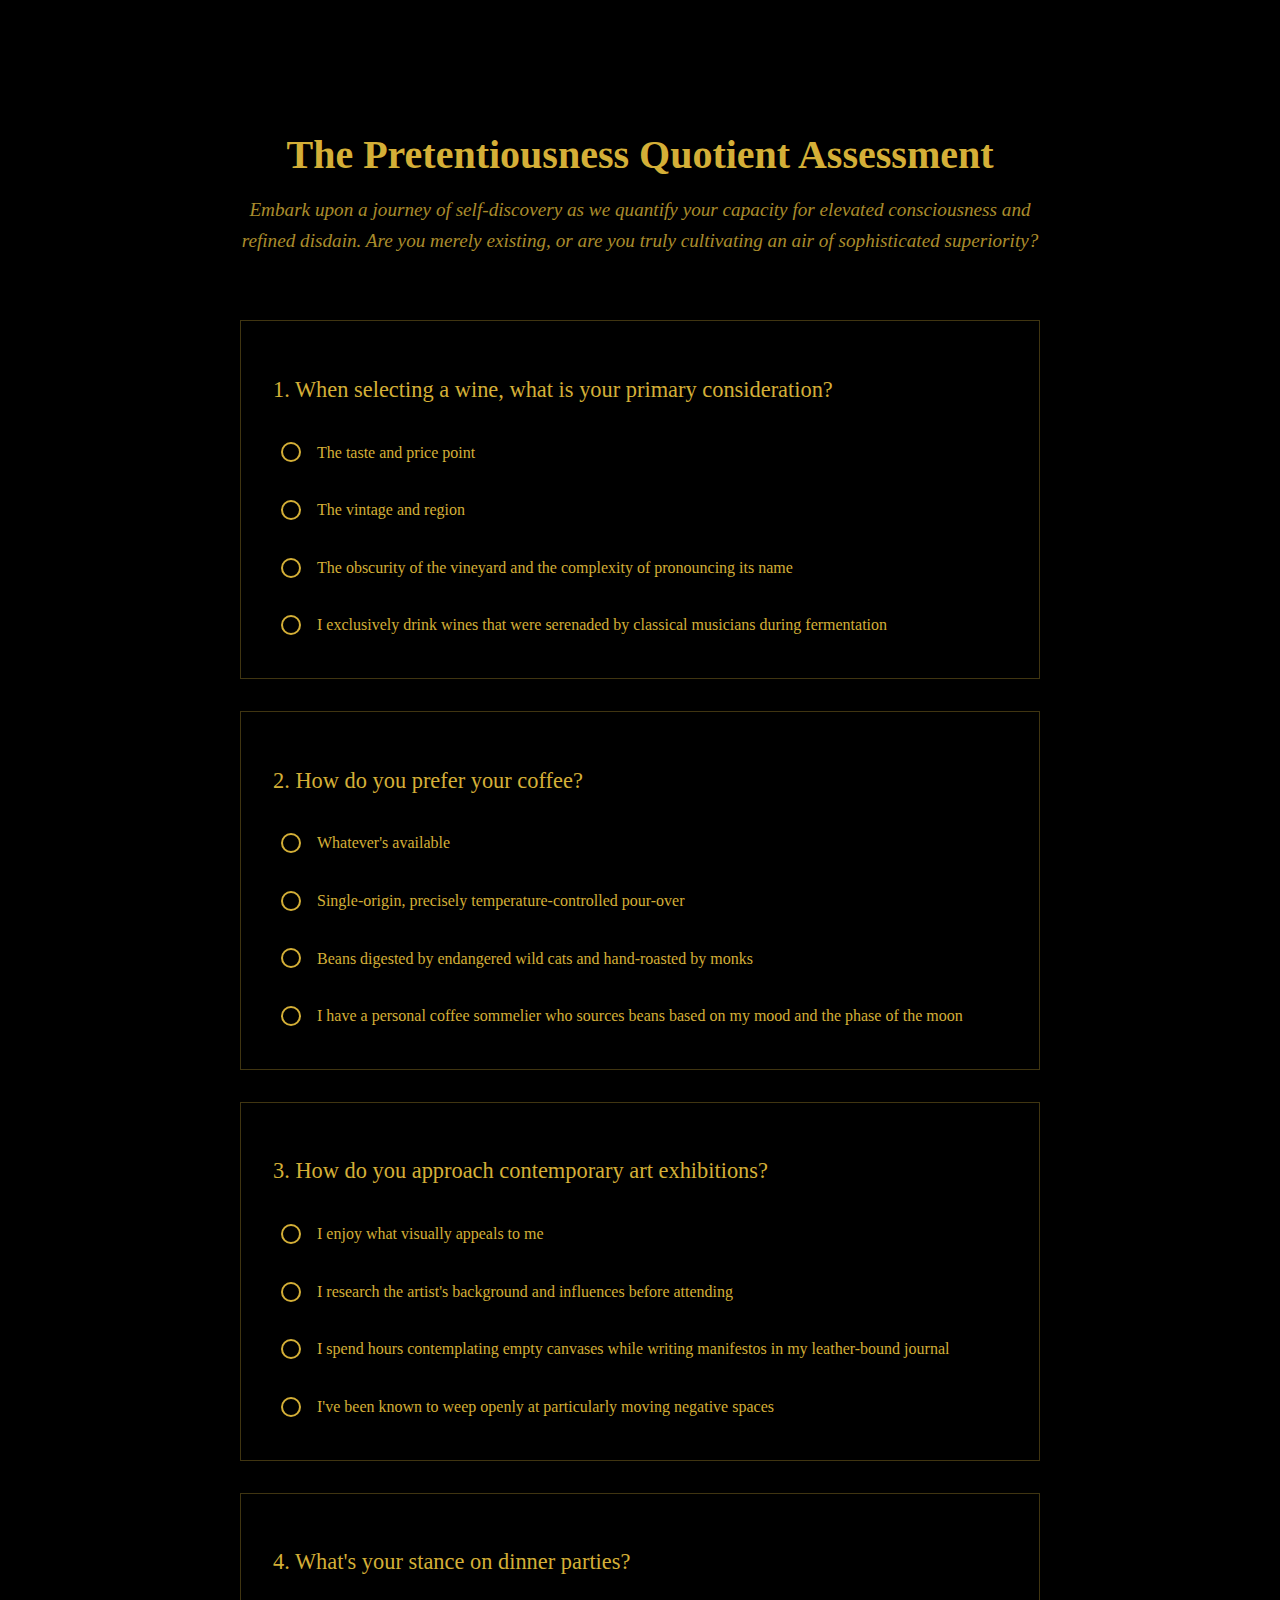
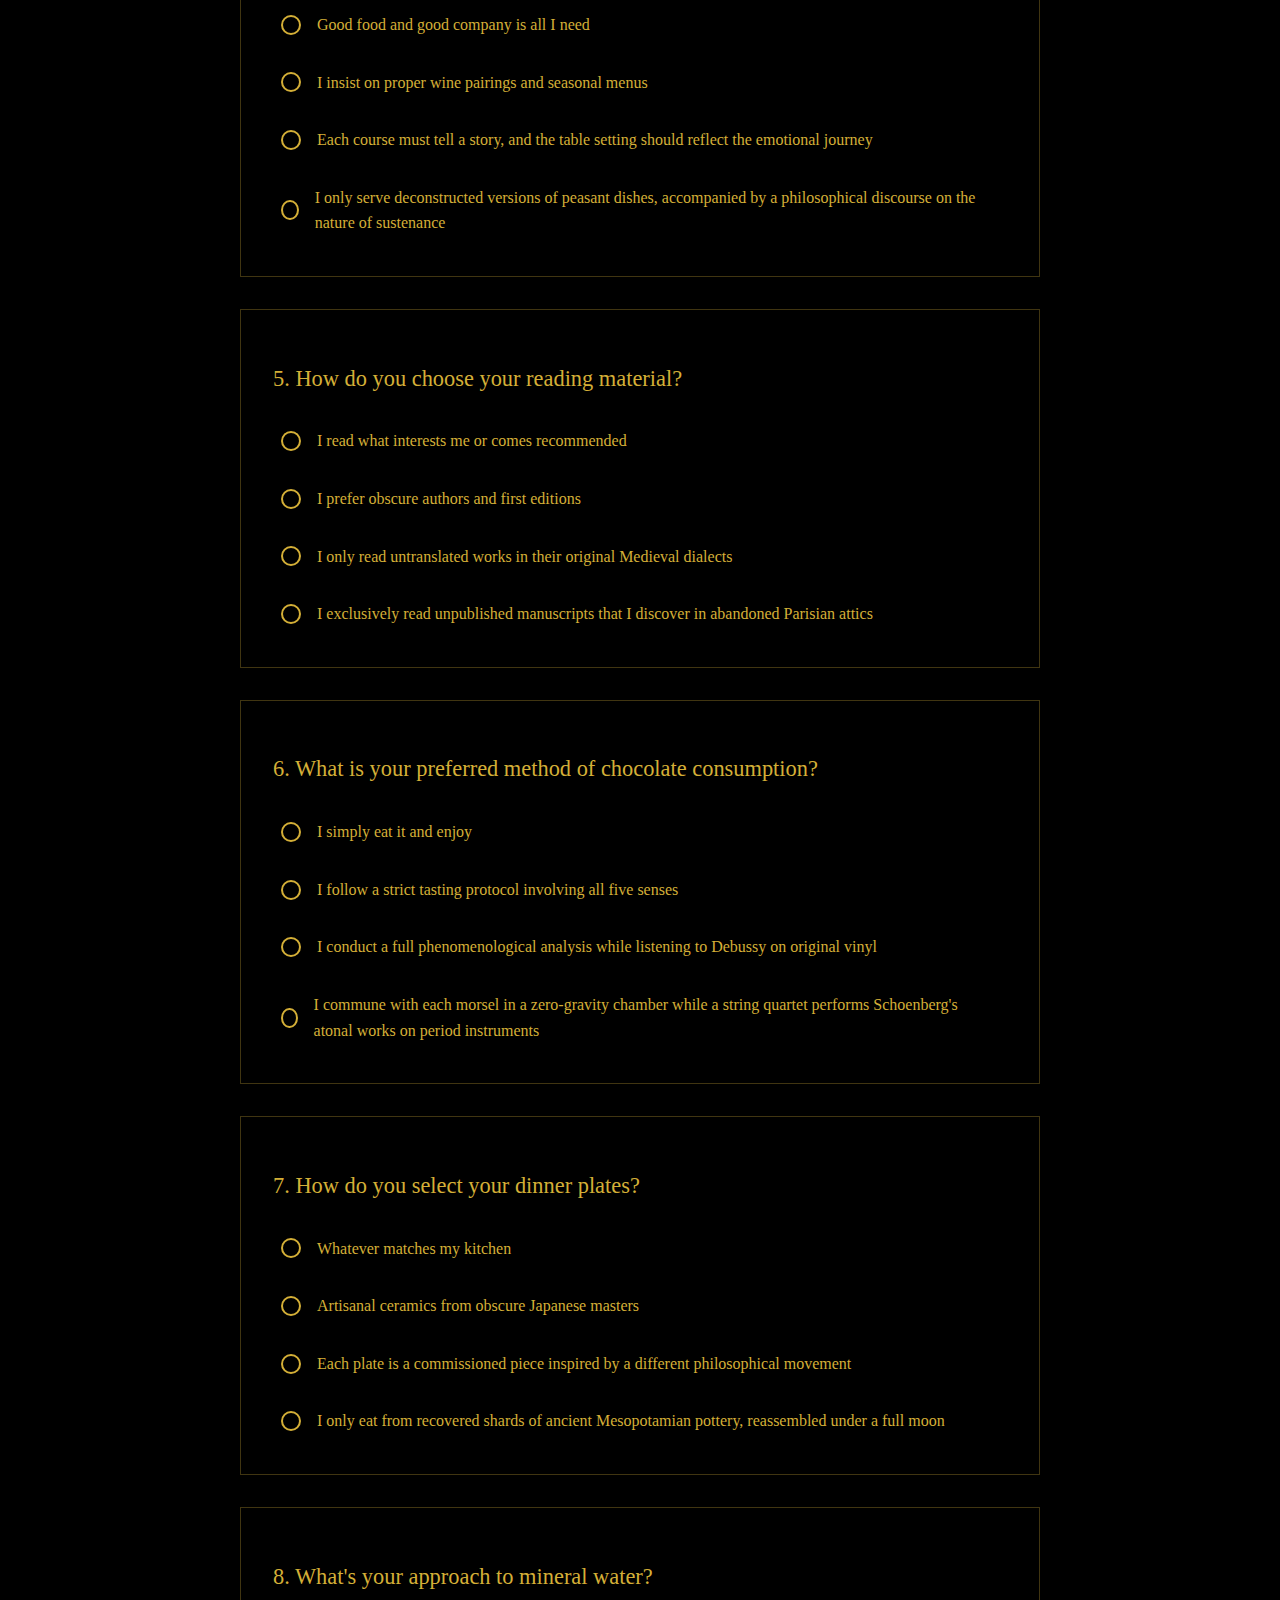
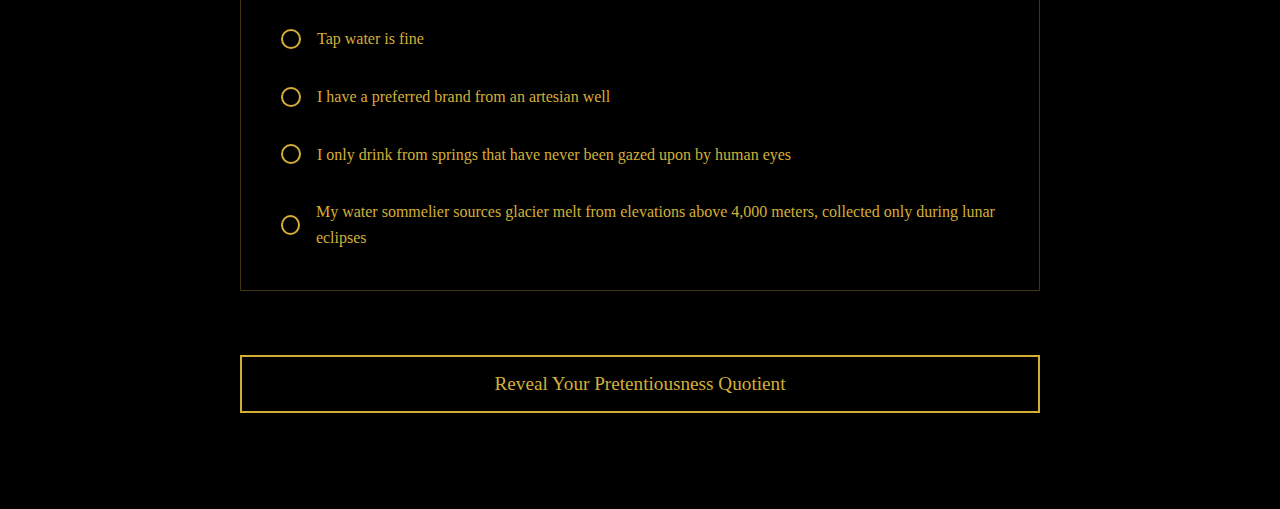
<file: quiz.html>
<!DOCTYPE html>
<html lang="en">
<head>
  <meta charset="UTF-8">
  <meta name="viewport" content="width=device-width, initial-scale=1.0">
  <title>The Pretentiousness Quotient Assessment</title>
  <style>
    body {
      background: #000;
      color: #d4af37;
      font-family: 'Cormorant Garamond', serif;
      line-height: 1.6;
      margin: 0;
      padding: 0;
    }

    .quiz-container {
      max-width: 800px;
      margin: 4rem auto;
      padding: 2rem;
    }

    h1 {
      font-size: 2.5rem;
      text-align: center;
      margin-bottom: 0.5rem;
    }

    .subtitle {
      text-align: center;
      font-style: italic;
      font-size: 1.2rem;
      margin-bottom: 4rem;
      opacity: 0.8;
    }

    .question {
      background: rgba(0, 0, 0, 0.7);
      border: 1px solid rgba(212, 175, 55, 0.3);
      padding: 2rem;
      margin-bottom: 2rem;
      transition: all 0.3s ease;
    }

    .question:hover {
      border-color: rgba(212, 175, 55, 0.8);
      transform: translateY(-2px);
      box-shadow: 0 5px 15px rgba(212, 175, 55, 0.2);
    }

    .question h2 {
      font-size: 1.4rem;
      margin-bottom: 1.5rem;
      font-weight: normal;
    }

    .options {
      display: flex;
      flex-direction: column;
      gap: 1rem;
    }

    .option {
      display: flex;
      align-items: center;
      gap: 1rem;
      cursor: pointer;
      padding: 0.5rem;
      transition: all 0.3s ease;
    }

    .option:hover {
      background: rgba(212, 175, 55, 0.1);
    }

    input[type="radio"] {
      appearance: none;
      width: 20px;
      height: 20px;
      border: 2px solid #d4af37;
      border-radius: 50%;
      margin: 0;
      cursor: pointer;
      position: relative;
    }

    input[type="radio"]:checked::after {
      content: '';
      position: absolute;
      top: 50%;
      left: 50%;
      transform: translate(-50%, -50%);
      width: 12px;
      height: 12px;
      background: #d4af37;
      border-radius: 50%;
    }

    .submit-btn {
      background: transparent;
      color: #d4af37;
      border: 2px solid #d4af37;
      padding: 1rem 2rem;
      font-size: 1.2rem;
      cursor: pointer;
      transition: all 0.3s ease;
      margin-top: 2rem;
      width: 100%;
      font-family: 'Cormorant Garamond', serif;
    }

    .submit-btn:hover {
      background: rgba(212, 175, 55, 0.1);
      transform: translateY(-2px);
    }

    .result {
      display: none;
      text-align: center;
      padding: 2rem;
      margin-top: 2rem;
      border: 1px solid rgba(212, 175, 55, 0.3);
    }

    .result h2 {
      font-size: 2rem;
      margin-bottom: 1rem;
    }

    .result p {
      font-style: italic;
      font-size: 1.2rem;
    }
  </style>
</head>
<body>
  <div class="quiz-container">
    <h1>The Pretentiousness Quotient Assessment</h1>
    <div class="subtitle">
      Embark upon a journey of self-discovery as we quantify your capacity for elevated consciousness and refined disdain. 
      Are you merely existing, or are you truly cultivating an air of sophisticated superiority?
    </div>
    
    <form id="pretentiousness-quiz">
      <div class="question">
        <h2>1. When selecting a wine, what is your primary consideration?</h2>
        <div class="options">
          <label class="option">
            <input type="radio" name="q1" value="1">
            <span>The taste and price point</span>
          </label>
          <label class="option">
            <input type="radio" name="q1" value="2">
            <span>The vintage and region</span>
          </label>
          <label class="option">
            <input type="radio" name="q1" value="3">
            <span>The obscurity of the vineyard and the complexity of pronouncing its name</span>
          </label>
          <label class="option">
            <input type="radio" name="q1" value="4">
            <span>I exclusively drink wines that were serenaded by classical musicians during fermentation</span>
          </label>
        </div>
      </div>

      <div class="question">
        <h2>2. How do you prefer your coffee?</h2>
        <div class="options">
          <label class="option">
            <input type="radio" name="q2" value="1">
            <span>Whatever's available</span>
          </label>
          <label class="option">
            <input type="radio" name="q2" value="2">
            <span>Single-origin, precisely temperature-controlled pour-over</span>
          </label>
          <label class="option">
            <input type="radio" name="q2" value="3">
            <span>Beans digested by endangered wild cats and hand-roasted by monks</span>
          </label>
          <label class="option">
            <input type="radio" name="q2" value="4">
            <span>I have a personal coffee sommelier who sources beans based on my mood and the phase of the moon</span>
          </label>
        </div>
      </div>

      <div class="question">
        <h2>3. How do you approach contemporary art exhibitions?</h2>
        <div class="options">
          <label class="option">
            <input type="radio" name="q3" value="1">
            <span>I enjoy what visually appeals to me</span>
          </label>
          <label class="option">
            <input type="radio" name="q3" value="2">
            <span>I research the artist's background and influences before attending</span>
          </label>
          <label class="option">
            <input type="radio" name="q3" value="3">
            <span>I spend hours contemplating empty canvases while writing manifestos in my leather-bound journal</span>
          </label>
          <label class="option">
            <input type="radio" name="q3" value="4">
            <span>I've been known to weep openly at particularly moving negative spaces</span>
          </label>
        </div>
      </div>

      <div class="question">
        <h2>4. What's your stance on dinner parties?</h2>
        <div class="options">
          <label class="option">
            <input type="radio" name="q4" value="1">
            <span>Good food and good company is all I need</span>
          </label>
          <label class="option">
            <input type="radio" name="q4" value="2">
            <span>I insist on proper wine pairings and seasonal menus</span>
          </label>
          <label class="option">
            <input type="radio" name="q4" value="3">
            <span>Each course must tell a story, and the table setting should reflect the emotional journey</span>
          </label>
          <label class="option">
            <input type="radio" name="q4" value="4">
            <span>I only serve deconstructed versions of peasant dishes, accompanied by a philosophical discourse on the nature of sustenance</span>
          </label>
        </div>
      </div>

      <div class="question">
        <h2>5. How do you choose your reading material?</h2>
        <div class="options">
          <label class="option">
            <input type="radio" name="q5" value="1">
            <span>I read what interests me or comes recommended</span>
          </label>
          <label class="option">
            <input type="radio" name="q5" value="2">
            <span>I prefer obscure authors and first editions</span>
          </label>
          <label class="option">
            <input type="radio" name="q5" value="3">
            <span>I only read untranslated works in their original Medieval dialects</span>
          </label>
          <label class="option">
            <input type="radio" name="q5" value="4">
            <span>I exclusively read unpublished manuscripts that I discover in abandoned Parisian attics</span>
          </label>
        </div>
      </div>

      <div class="question">
        <h2>6. What is your preferred method of chocolate consumption?</h2>
        <div class="options">
          <label class="option">
            <input type="radio" name="q6" value="1">
            <span>I simply eat it and enjoy</span>
          </label>
          <label class="option">
            <input type="radio" name="q6" value="2">
            <span>I follow a strict tasting protocol involving all five senses</span>
          </label>
          <label class="option">
            <input type="radio" name="q6" value="3">
            <span>I conduct a full phenomenological analysis while listening to Debussy on original vinyl</span>
          </label>
          <label class="option">
            <input type="radio" name="q6" value="4">
            <span>I commune with each morsel in a zero-gravity chamber while a string quartet performs Schoenberg's atonal works on period instruments</span>
          </label>
        </div>
      </div>

      <div class="question">
        <h2>7. How do you select your dinner plates?</h2>
        <div class="options">
          <label class="option">
            <input type="radio" name="q7" value="1">
            <span>Whatever matches my kitchen</span>
          </label>
          <label class="option">
            <input type="radio" name="q7" value="2">
            <span>Artisanal ceramics from obscure Japanese masters</span>
          </label>
          <label class="option">
            <input type="radio" name="q7" value="3">
            <span>Each plate is a commissioned piece inspired by a different philosophical movement</span>
          </label>
          <label class="option">
            <input type="radio" name="q7" value="4">
            <span>I only eat from recovered shards of ancient Mesopotamian pottery, reassembled under a full moon</span>
          </label>
        </div>
      </div>

      <div class="question">
        <h2>8. What's your approach to mineral water?</h2>
        <div class="options">
          <label class="option">
            <input type="radio" name="q8" value="1">
            <span>Tap water is fine</span>
          </label>
          <label class="option">
            <input type="radio" name="q8" value="2">
            <span>I have a preferred brand from an artesian well</span>
          </label>
          <label class="option">
            <input type="radio" name="q8" value="3">
            <span>I only drink from springs that have never been gazed upon by human eyes</span>
          </label>
          <label class="option">
            <input type="radio" name="q8" value="4">
            <span>My water sommelier sources glacier melt from elevations above 4,000 meters, collected only during lunar eclipses</span>
          </label>
        </div>
      </div>

      <button type="submit" class="submit-btn">Reveal Your Pretentiousness Quotient</button>
    </form>

    <div class="result" id="quiz-result">
      <h2>Your Pretentiousness Level:</h2>
      <p id="result-text"></p>
    </div>
  </div>

  <script>
    document.getElementById('pretentiousness-quiz').addEventListener('submit', function(e) {
      e.preventDefault();
      
      let score = 0;
      const answers = new FormData(this);
      
      for (let value of answers.values()) {
        score += parseInt(value);
      }
      
      const resultText = document.getElementById('result-text');
      const resultDiv = document.getElementById('quiz-result');
      
      let assessment;
      if (score < 18) {
        assessment = "Aesthetic Apprentice: You stand at the threshold of a magnificent journey into refined sensibilities. Like a rare cacao bean waiting to be transformed into sublime chocolate, your potential for sophistication lies dormant, yearning to emerge. Our curated experiences await your evolution.";
      } else if (score < 24) {
        assessment = "Cultivated Connoisseur: Your palate for the extraordinary is blossoming beautifully. You've begun to appreciate the subtle interplay between art and existence, though your journey through the gardens of refinement has only just begun. Your future holds infinite possibilities for elevated experiences.";
      } else if (score < 28) {
        assessment = "Enlightened Aesthete: Your sophisticated worldview is a testament to your dedication to life's finer offerings. You understand that true luxury lies not in mere possessions, but in the depth of one's appreciation for the sublime. Your dinner parties must be transcendent experiences.";
      } else {
        assessment = "Ethereal Luminary: You have achieved what few dare to dream - a state of perpetual appreciation for life's most exquisite moments. Your refined sensibilities transform the mundane into the extraordinary, and your presence elevates any gathering into a salon worthy of historical note. You are truly among the architects of sophisticated living.";
      }
      
      resultText.textContent = assessment;
      resultDiv.style.display = 'block';
      resultDiv.scrollIntoView({ behavior: 'smooth' });
    });
  </script>

  <script src="js/analytics.js"></script>
</body>
</html>
</file>
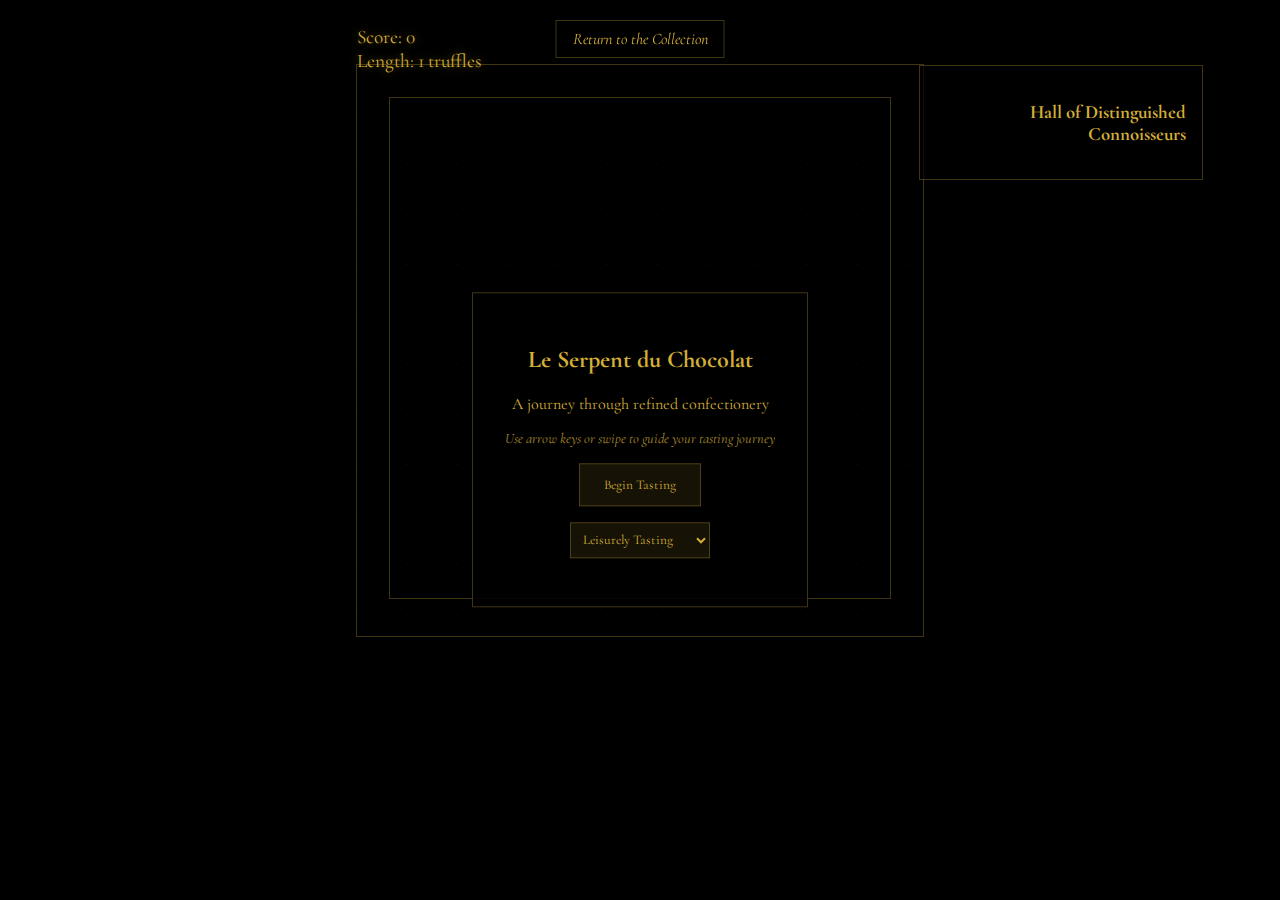
<file: serpent-chocolat.html>
<!DOCTYPE html>
<html lang="en">
<head>
    <meta charset="UTF-8">
    <meta name="viewport" content="width=device-width, initial-scale=1.0">
    <meta name="description" content="Le Serpent du Chocolat - A refined snake game featuring artisanal chocolate ingredients">
    <title>Le Serpent du Chocolat - A Refined Tasting Journey</title>
    <link href="https://fonts.googleapis.com/css2?family=Cormorant+Garamond:wght@300;400;700&display=swap" rel="stylesheet">
    <style>
        body {
            margin: 0;
            padding: 0;
            background: black;
            color: #d4af37;
            font-family: 'Cormorant Garamond', serif;
            display: flex;
            flex-direction: column;
            align-items: center;
            min-height: 100vh;
            overflow: hidden;
        }

        .game-container {
            position: relative;
            margin: 4rem auto 2rem;
            padding: 2rem;
            background: rgba(0, 0, 0, 0.5);
            border: 1px solid rgba(212, 175, 55, 0.3);
            width: fit-content;
        }

        canvas {
            border: 1px solid rgba(212, 175, 55, 0.3);
            background: rgba(0, 0, 0, 0.9);
        }

        .hud {
            position: absolute;
            top: -40px;
            left: 0;
            font-size: 1.2rem;
            text-shadow: 0 0 10px rgba(212, 175, 55, 0.5);
        }

        .high-scores {
            position: absolute;
            right: -280px;
            top: 0;
            width: 250px;
            text-align: right;
            background: rgba(0, 0, 0, 0.7);
            padding: 1rem;
            border: 1px solid rgba(212, 175, 55, 0.3);
        }

        .ingredient-description {
            position: absolute;
            bottom: -60px;
            left: 50%;
            transform: translateX(-50%);
            font-style: italic;
            text-align: center;
            opacity: 0;
            transition: opacity 0.3s;
            width: 100%;
            padding: 1rem;
        }

        .game-over {
            display: none;
            position: absolute;
            top: 50%;
            left: 50%;
            transform: translate(-50%, -50%);
            text-align: center;
            background: rgba(0, 0, 0, 0.9);
            padding: 2rem;
            border: 1px solid rgba(212, 175, 55, 0.3);
        }

        button {
            background: rgba(212, 175, 55, 0.1);
            border: 1px solid rgba(212, 175, 55, 0.3);
            color: #d4af37;
            padding: 0.8rem 1.5rem;
            cursor: pointer;
            font-family: inherit;
            margin-top: 1rem;
            transition: all 0.3s ease;
        }

        button:hover {
            background: rgba(212, 175, 55, 0.2);
            transform: translateY(-2px);
        }

        .game-container::before {
            content: '';
            position: absolute;
            top: 0; left: 0; right: 0; bottom: 0;
            background: 
                linear-gradient(45deg, #d4af37 1px, transparent 1px),
                linear-gradient(-45deg, #d4af37 1px, transparent 1px);
            background-size: 50px 50px;
            opacity: 0.05;
            pointer-events: none;
        }

        .start-screen {
            position: absolute;
            top: 50%;
            left: 50%;
            transform: translate(-50%, -50%);
            text-align: center;
            background: rgba(0, 0, 0, 0.9);
            padding: 2rem;
            border: 1px solid rgba(212, 175, 55, 0.3);
        }

        .controls {
            margin-top: 1rem;
            font-style: italic;
            font-size: 0.9rem;
            opacity: 0.8;
        }

        .home-link {
            position: fixed;
            top: 20px;
            left: 50%;
            transform: translateX(-50%);
            text-decoration: none;
            color: #d4af37;
            font-style: italic;
            padding: 0.5rem 1rem;
            border: 1px solid rgba(212, 175, 55, 0.3);
            background: rgba(0, 0, 0, 0.7);
            transition: all 0.3s ease;
            z-index: 100;
        }

        .home-link:hover {
            background: rgba(212, 175, 55, 0.1);
            transform: translateX(-50%) translateY(-2px);
        }

        .touch-controls {
            display: none;
            position: fixed;
            bottom: 40px;
            left: 50%;
            transform: translateX(-50%);
            text-align: center;
            background: rgba(0, 0, 0, 0.7);
            padding: 1rem;
            border-radius: 10px;
            z-index: 100;
        }

        .touch-btn {
            width: 50px;
            height: 50px;
            margin: 5px;
            background: rgba(212, 175, 55, 0.1);
            border: 1px solid rgba(212, 175, 55, 0.3);
            color: #d4af37;
            font-size: 1.5rem;
        }

        .touch-row {
            display: flex;
            justify-content: center;
            gap: 1rem;
            margin: 0.5rem 0;
        }

        .difficulty-select {
            display: block;
            margin: 1rem auto;
            background: rgba(212, 175, 55, 0.1);
            border: 1px solid rgba(212, 175, 55, 0.3);
            color: #d4af37;
            padding: 0.5rem;
            font-family: inherit;
            cursor: pointer;
        }

        @media (max-width: 1200px) {
            .game-container {
                margin: 6rem auto 2rem;
            }
            
            .high-scores {
                position: fixed;
                right: 20px;
                top: 20px;
                width: 200px;
            }
        }

        @media (max-width: 768px) {
            .touch-controls {
                display: block;
            }
            
            .high-scores {
                display: none;
            }
        }
    </style>
</head>
<body>
    <header>
        <a href="main.html" class="home-link" aria-label="Return to main collection">Return to the Collection</a>
    </header>
    
    <main class="game-container">
        <canvas id="gameCanvas" aria-label="Snake game board"></canvas>
        <section class="hud" aria-live="polite">
            <div>Score: <span id="score">0</span></div>
            <div>Length: <span id="length">1</span> truffles</div>
        </section>
        <aside class="high-scores">
            <h3>Hall of Distinguished Connoisseurs</h3>
            <div id="scoreList" aria-live="polite"></div>
        </aside>
        <div class="ingredient-description" id="description" aria-live="polite"></div>
        <div class="game-over" id="gameOver">
            <h2>A Most Refined Conclusion</h2>
            <div>Final Length: <span id="finalLength">0</span> truffles</div>
            <div>Final Score: <span id="finalScore">0</span> points</div>
            <button onclick="restartGame()">Begin Another Tasting</button>
            <div class="pretentious-quote"></div>
        </div>
    </main>

    <div class="start-screen" id="startScreen">
        <h2>Le Serpent du Chocolat</h2>
        <p>A journey through refined confectionery</p>
        <div class="controls">
            Use arrow keys or swipe to guide your tasting journey
        </div>
        <button onclick="startGame()">Begin Tasting</button>
        <select id="difficulty" class="difficulty-select">
            <option value="leisurely">Leisurely Tasting</option>
            <option value="refined">Refined Pace</option>
            <option value="virtuoso">Chocolate Virtuoso</option>
        </select>
    </div>

    <div class="touch-controls">
        <button class="touch-btn up">↑</button>
        <div class="touch-row">
            <button class="touch-btn left">←</button>
            <button class="touch-btn right">→</button>
        </div>
        <button class="touch-btn down">↓</button>
    </div>

    <script>
        const GRID_SIZE = 20;
        const CELL_SIZE = 25;
        const INITIAL_SPEED = 150; // ms per move
        const SPEED_INCREASE = 0.95; // Speed multiplier per 100 points
        const MIN_SPEED = 50; // Fastest possible speed in ms
        
        const QUOTES = [
            "One must savor life's refined moments with the utmost deliberation",
            "In pursuit of perfection, we become the essence of elegance",
            "To consume chocolate without contemplation is an act of barbarism",
            "Each morsel tells a story of terroir and tradition",
            "The path to enlightenment is paved with artisanal confections"
        ];

        const INGREDIENTS = [
            { 
                name: 'Gold Leaf', 
                points: 50, 
                description: 'A delicate sheet of 24-karat refinement, sourced from a secret Alpine vault',
                color: '#FFD700'
            },
            { 
                name: 'Madagascar Vanilla', 
                points: 30, 
                description: 'Hand-harvested under a full moon by artisanal vanilla whisperers',
                color: '#F3E5AB'
            },
            { 
                name: 'Rare Cacao', 
                points: 20, 
                description: 'From an undisclosed South American estate, guarded by philosopher-farmers',
                color: '#8B4513'
            },
            { 
                name: 'Fleur de Sel', 
                points: 15, 
                description: 'Harvested by blind monks at dawn from ancient Celtic salt ponds',
                color: '#FFFFFF'
            },
            { 
                name: 'Saffron Threads', 
                points: 40, 
                description: 'Each strand blessed by a committee of Persian mystics',
                color: '#FFB90F'
            },
            { 
                name: 'Tonka Bean', 
                points: 25, 
                description: 'Forbidden in lesser establishments, acquired through clandestine means',
                color: '#8B4726'
            }
        ];

        const POWER_UPS = [
            {
                name: 'Time Dilation',
                effect: 'slow',
                duration: 5000,
                color: '#00ffff',
                description: 'A temporal anomaly slows the flow of time'
            },
            {
                name: 'Phase Shift',
                effect: 'ghost',
                duration: 3000,
                color: '#ff00ff',
                description: 'Quantum tunneling allows passing through oneself'
            }
        ];

        const DIFFICULTY_SETTINGS = {
            leisurely: { speed: 200, minDistance: 4 },
            refined: { speed: 150, minDistance: 3 },
            virtuoso: { speed: 100, minDistance: 2 }
        };

        let canvas, ctx;
        let snake = [];
        let direction = 'right';
        let nextDirection = 'right';
        let food = {};
        let score = 0;
        let gameLoop;
        let gameOver = false;
        let particles;
        let highScores = [];
        let isPaused = false;
        let currentSpeed = INITIAL_SPEED;
        let currentDifficulty = 'refined';

        const SOUNDS = {
            collect: new Audio("[data-uri]")
        };

        let touchStartX = 0;
        let touchStartY = 0;

        document.addEventListener('touchstart', function(e) {
            touchStartX = e.touches[0].clientX;
            touchStartY = e.touches[0].clientY;
        });

        document.addEventListener('touchmove', function(e) {
            if (!touchStartX || !touchStartY) return;

            let touchEndX = e.touches[0].clientX;
            let touchEndY = e.touches[0].clientY;

            let dx = touchEndX - touchStartX;
            let dy = touchEndY - touchStartY;

            if (Math.abs(dx) > Math.abs(dy)) {
                if (dx > 0 && direction !== 'left') nextDirection = 'right';
                else if (dx < 0 && direction !== 'right') nextDirection = 'left';
            } else {
                if (dy > 0 && direction !== 'up') nextDirection = 'down';
                else if (dy < 0 && direction !== 'down') nextDirection = 'up';
            }

            touchStartX = null;
            touchStartY = null;
        });

        window.onload = function() {
            canvas = document.getElementById('gameCanvas');
            ctx = canvas.getContext('2d');

            canvas.width = GRID_SIZE * CELL_SIZE;
            canvas.height = GRID_SIZE * CELL_SIZE;

            loadHighScores();
            particles = new ParticleSystem();
        };

        function initGame() {
            snake = [{x: Math.floor(GRID_SIZE/2), y: Math.floor(GRID_SIZE/2)}];
            direction = 'right';
            nextDirection = 'right';
            score = 0;
            gameOver = false;
            particles = new ParticleSystem();
            
            currentDifficulty = localStorage.getItem('snakeGameDifficulty') || 'refined';
            document.getElementById('difficulty').value = currentDifficulty;
            const settings = DIFFICULTY_SETTINGS[currentDifficulty];
            currentSpeed = settings.speed;
            
            if (gameLoop) clearInterval(gameLoop);
            
            placeFood();
            
            document.getElementById('score').textContent = '0';
            document.getElementById('length').textContent = '1';
            document.getElementById('gameOver').style.display = 'none';
            
            gameLoop = setInterval(update, currentSpeed);
        }

        function update() {
            if (gameOver) return;

            direction = nextDirection;

            const head = {...snake[0]};
            switch(direction) {
                case 'up': head.y--; break;
                case 'down': head.y++; break;
                case 'left': head.x--; break;
                case 'right': head.x++; break;
            }

            if (head.x < 0 || head.x >= GRID_SIZE || 
                head.y < 0 || head.y >= GRID_SIZE ||
                snake.some(segment => segment.x === head.x && segment.y === head.y)) {
                endGame();
                return;
            }

            snake.unshift(head);

            if (head.x === food.x && head.y === food.y) {
                score += food.points;
                document.getElementById('score').textContent = score;
                document.getElementById('length').textContent = snake.length;
                showDescription(food.description);
                
                particles.createExplosion(
                    food.x * CELL_SIZE + CELL_SIZE/2,
                    food.y * CELL_SIZE + CELL_SIZE/2,
                    food.color
                );
                
                SOUNDS.collect.currentTime = 0;
                SOUNDS.collect.play();
                
                placeFood();

                currentSpeed = Math.max(
                    MIN_SPEED,
                    INITIAL_SPEED * Math.pow(SPEED_INCREASE, Math.floor(score/100))
                );
                clearInterval(gameLoop);
                gameLoop = setInterval(update, currentSpeed);
            } else {
                snake.pop();
            }

            draw();
        }

        function draw() {
            ctx.fillStyle = 'rgba(0, 0, 0, 0.9)';
            ctx.fillRect(0, 0, canvas.width, canvas.height);

            snake.forEach((segment, index) => {
                ctx.fillStyle = index === 0 ? '#d4af37' : 'rgba(212, 175, 55, 0.7)';
                ctx.beginPath();
                ctx.arc(
                    segment.x * CELL_SIZE + CELL_SIZE/2,
                    segment.y * CELL_SIZE + CELL_SIZE/2,
                    CELL_SIZE/2 - 2,
                    0,
                    Math.PI * 2
                );
                ctx.fill();
            });

            ctx.fillStyle = '#d4af37';
            ctx.beginPath();
            ctx.arc(
                food.x * CELL_SIZE + CELL_SIZE/2,
                food.y * CELL_SIZE + CELL_SIZE/2,
                CELL_SIZE/3,
                0,
                Math.PI * 2
            );
            ctx.fill();

            particles.update();
            particles.draw(ctx);
        }

        function placeFood() {
            let possiblePositions = [];
            
            const quadrants = [
                {startX: 0, endX: GRID_SIZE/2, startY: 0, endY: GRID_SIZE/2},
                {startX: GRID_SIZE/2, endX: GRID_SIZE, startY: 0, endY: GRID_SIZE/2},
                {startX: 0, endX: GRID_SIZE/2, startY: GRID_SIZE/2, endY: GRID_SIZE},
                {startX: GRID_SIZE/2, endX: GRID_SIZE, startY: GRID_SIZE/2, endY: GRID_SIZE}
            ];

            const quadrant = quadrants[Math.floor(Math.random() * quadrants.length)];
            
            for (let x = quadrant.startX; x < quadrant.endX; x++) {
                for (let y = quadrant.startY; y < quadrant.endY; y++) {
                    if (!snake.some(segment => segment.x === x && segment.y === y)) {
                        const head = snake[0];
                        const distance = Math.sqrt(Math.pow(head.x - x, 2) + Math.pow(head.y - y, 2));
                        if (distance > 3) {
                            possiblePositions.push({x, y});
                        }
                    }
                }
            }

            if (possiblePositions.length === 0) {
                for (let x = 0; x < GRID_SIZE; x++) {
                    for (let y = 0; y < GRID_SIZE; y++) {
                        if (!snake.some(segment => segment.x === x && segment.y === y)) {
                            possiblePositions.push({x, y});
                        }
                    }
                }
            }

            if (possiblePositions.length === 0) {
                possiblePositions = [{
                    x: Math.floor(Math.random() * GRID_SIZE),
                    y: Math.floor(Math.random() * GRID_SIZE)
                }];
            }

            const position = possiblePositions[Math.floor(Math.random() * possiblePositions.length)];
            
            food = {
                ...position,
                ...INGREDIENTS[Math.floor(Math.random() * INGREDIENTS.length)]
            };

            if (Math.random() < 0.1) {
                const powerUp = POWER_UPS[Math.floor(Math.random() * POWER_UPS.length)];
                food.isPowerUp = true;
                food.effect = powerUp.effect;
                food.duration = powerUp.duration;
                food.color = powerUp.color;
            }
        }

        function showDescription(text) {
            const desc = document.getElementById('description');
            desc.textContent = text;
            desc.style.opacity = 1;
            setTimeout(() => desc.style.opacity = 0, 2000);
        }

        function endGame() {
            if (gameOver) return; // Prevent multiple calls
            
            gameOver = true;
            clearInterval(gameLoop);
            
            // Stop any ongoing animations/updates
            if (particles) {
                particles.particles = [];
            }
            
            // Show game over screen
            const gameOverScreen = document.getElementById('gameOver');
            gameOverScreen.style.display = 'block';
            document.getElementById('finalScore').textContent = score;
            document.getElementById('finalLength').textContent = snake.length;
            
            // Show random quote
            const randomQuote = QUOTES[Math.floor(Math.random() * QUOTES.length)];
            document.querySelector('.pretentious-quote').textContent = randomQuote;
            
            // Handle high score
            if (highScores.length < 5 || score > highScores[highScores.length - 1].score) {
                const playerName = prompt('A most distinguished performance! Please enter your name:', 'Anonymous Connoisseur');
                if (playerName) {
                    saveHighScore(playerName, score);
                }
            }

            // Draw final state
            draw();
            
            // Add a countdown message
            const countdownDiv = document.createElement('div');
            countdownDiv.style.marginTop = '1rem';
            countdownDiv.style.fontStyle = 'italic';
            gameOverScreen.appendChild(countdownDiv);
            
            let countdown = 3;
            const countdownInterval = setInterval(() => {
                countdown--;
                countdownDiv.textContent = `Returning to collection in ${countdown}...`;
                if (countdown <= 0) {
                    clearInterval(countdownInterval);
                    window.location.href = 'main.html';
                }
            }, 1000);
        }

        function restartGame() {
            initGame();
        }

        document.addEventListener('keydown', function(e) {
            switch(e.key) {
                case 'ArrowUp':
                    if (direction !== 'down') nextDirection = 'up';
                    break;
                case 'ArrowDown':
                    if (direction !== 'up') nextDirection = 'down';
                    break;
                case 'ArrowLeft':
                    if (direction !== 'right') nextDirection = 'left';
                    break;
                case 'ArrowRight':
                    if (direction !== 'left') nextDirection = 'right';
                    break;
                case 'Escape':
                    isPaused = !isPaused;
                    if (isPaused) {
                        clearInterval(gameLoop);
                        ctx.fillStyle = 'rgba(0, 0, 0, 0.7)';
                        ctx.fillRect(0, 0, canvas.width, canvas.height);
                        ctx.fillStyle = '#d4af37';
                        ctx.font = '2rem "Cormorant Garamond"';
                        ctx.textAlign = 'center';
                        ctx.fillText('Paused', canvas.width/2, canvas.height/2);
                    } else {
                        gameLoop = setInterval(update, currentSpeed);
                    }
                    break;
            }
        });

        function loadHighScores() {
            const saved = localStorage.getItem('serpentChocolatScores');
            highScores = saved ? JSON.parse(saved) : [];
            updateHighScoreDisplay();
        }

        function saveHighScore(name, score) {
            highScores.push({ name, score });
            highScores.sort((a, b) => b.score - a.score);
            highScores = highScores.slice(0, 5);
            localStorage.setItem('serpentChocolatScores', JSON.stringify(highScores));
            updateHighScoreDisplay();
        }

        function updateHighScoreDisplay() {
            const scoreList = document.getElementById('scoreList');
            scoreList.innerHTML = highScores
                .map(score => `<div>${score.name}: ${score.score}</div>`)
                .join('');
        }

        function startGame() {
            document.getElementById('startScreen').style.display = 'none';
            initGame();
        }

        document.querySelectorAll('.touch-btn').forEach(btn => {
            btn.addEventListener('touchstart', e => {
                e.preventDefault();
                const direction = e.target.classList[1]; // up, down, left, right
                handleDirectionChange(direction);
            }, { passive: false });
        });

        function handleDirectionChange(newDirection) {
            if (direction !== newDirection) {
                nextDirection = newDirection;
            }
        }

        document.getElementById('difficulty').addEventListener('change', function(e) {
            currentDifficulty = e.target.value;
            localStorage.setItem('snakeGameDifficulty', currentDifficulty);
        });

        class ParticleSystem {
            constructor() {
                this.particles = [];
            }

            createExplosion(x, y, color) {
                for (let i = 0; i < 8; i++) {
                    this.particles.push({
                        x, y,
                        vx: (Math.random() - 0.5) * 4,
                        vy: (Math.random() - 0.5) * 4,
                        life: 1,
                        color
                    });
                }
            }

            createTrail(x, y, color) {
                this.particles.push({
                    x, y,
                    vx: (Math.random() - 0.5) * 0.5,
                    vy: (Math.random() - 0.5) * 0.5,
                    life: 0.5,
                    color
                });
            }

            update() {
                this.particles = this.particles.filter(p => {
                    p.x += p.vx;
                    p.y += p.vy;
                    p.life -= 0.02;
                    return p.life > 0;
                });
            }

            draw(ctx) {
                this.particles.forEach(p => {
                    ctx.fillStyle = p.color.replace(')', `, ${p.life})`);
                    ctx.beginPath();
                    ctx.arc(p.x, p.y, 3, 0, Math.PI * 2);
                    ctx.fill();
                });
            }
        }
    </script>
</body>
</html>
</file>
<file: css/main.css>
html, body, div, span, applet, object, iframe, h1, h2, h3, h4, h5, h6, p, blockquote, pre, a, abbr, acronym, address, big, cite, code, del, dfn, em, img, ins, kbd, q, s, samp, small, strike, strong, sub, sup, tt, var, b, u, i, center, dl, dt, dd, ol, ul, li, fieldset, form, label, legend, table, caption, tbody, tfoot, thead, tr, th, td, article, aside, canvas, details, figcaption, figure, footer, header, hgroup, menu, nav, section, summary, time, mark, audio, video {
  margin: 0;
  padding: 0;
  border: 0;
  font-size: 100%;
  font: inherit;
  vertical-align: baseline;
}

html {
  box-sizing: border-box;
}

*, *:before, *:after {
  box-sizing: inherit;
}

::-webkit-input-placeholder {
  color: rgba(255, 255, 255, .5);
}

::-moz-placeholder {
  color: rgba(255, 255, 255, .5);
  opacity: 1;
}

input[type=tel], input[type=url], input[type=password], input[type=text], input[type=email], input[type=reset], input[type=button], input[type=submit], button, textarea {
  -webkit-appearance: none;
  -webkit-border-radius: 0;
}

article, aside, details, figcaption, figure, footer, header, hgroup, menu, nav, section {
  display: block;
}

img {
  vertical-align: middle;
  max-width: 100%;
}

ol, ul {
  list-style: none;
}

blockquote, q {
  quotes: none;
}

blockquote:before, blockquote:after, q:before, q:after {
  content: '';
  content: none;
}

table {
  border-collapse: collapse;
  border-spacing: 0;
}

a[href], label[for], select, input[type=checkbox], input[type=radio] {
  cursor: pointer;
}

button, input[type=button], input[type=image], input[type=reset], input[type=submit] {
  padding: 0;
  overflow: visible;
  cursor: pointer;
}

button::-moz-focus-inner, input[type=button]::-moz-focus-inner, input[type=image]::-moz-focus-inner, input[type=reset]::-moz-focus-inner, input[type=submit]::-moz-focus-inner {
  border: 0;
}

.hide {
  position: absolute;
  left: -9999em;
}

.clearfix:after {
  content: '';
  display: block;
  clear: both;
}

h1, h2, h3, h4, h5, h6 {
  font-weight: normal;
}

strong {
  font-weight: bold;
}

em {
  font-style: italic;
}

del {
  text-decoration: line-through;
}

th, td {
  vertical-align: top;
}

th {
  font-weight: normal;
  text-align: left;
}

address, cite, dfn {
  font-style: normal;
}

abbr, acronym {
  border-bottom: 1px dotted #999;
  cursor: help;
}

sub, sup {
  position: relative;
  font-size: 75%;
  line-height: 0;
}

sup {
  top: -.5em;
}

sub {
  bottom: -.25em;
}

textarea {
  overflow: auto;
}

html {
  height: 100%;
}

/* Normalized Styles
------------------------------------------------------------------------------*/

body {
  font: 16px/24px 'Roboto', sans-serif;
  background: #080808;
  -webkit-text-size-adjust: none;
  position: relative;
  background-size: cover;
  min-height: 100%;
  color: #e9e9e9;
}

input, textarea, select, button {
  outline: none;
  font-family: 'Roboto', sans-serif;
}

form {
  display: -webkit-flex;
  display: -ms-flexbox;
  display: flex;
  -webkit-justify-content: space-between;
  -ms-flex-pack: justify;
  justify-content: space-between;
  -webkit-flex-wrap: wrap;
  -ms-flex-wrap: wrap;
  flex-wrap: wrap;
}

form .btn {
  margin-left: auto;
  min-width: 200px;
}

select, textarea, input[type=email], input[type=url], input[type=text] {
  width: 49%;
  background: none;
  padding: 0 20px;
  float: left;
  height: 50px;
  border: 1px solid #555;
  border-radius: 25px;
  transition: all .15s ease;
  color: #fffefe;
  line-height: 1.2;
  letter-spacing: .025em;
  display: block;
  margin-bottom: 20px;
  font-size: 12px;
  font-weight: 400;
}

select:focus, textarea:focus, input[type=email]:focus, input[type=url]:focus, input[type=text]:focus {
  border-color: #ccc;
}

select:focus:invalid, textarea:focus:invalid, input[type=email]:focus:invalid, input[type=url]:focus:invalid, input[type=text]:focus:invalid {
  border-color: #8e0000;
}

textarea {
  padding-top: 20px;
  height: 160px;
  resize: none;
  width: 100%;
}

a {
  text-decoration: none;
  transition: all .3s ease;
  color: inherit;
}

.btn {
  border: 0;
  display: inline-block;
  min-width: 220px;
  text-align: center;
  line-height: 22px;
  padding: 15px;
  text-align: center;
  color: #999;
  background: none;
  font-size: 16px;
  font-weight: 700;
  position: relative;
  z-index: 1;
  letter-spacing: .075em;
  border: 0;
  border-radius: 27px;
}

.btn:before {
  content: '';
  position: absolute;
  top: 0;
  background: rgba(7, 7, 7, .5);
  border-radius: 27px;
  bottom: 0;
  z-index: -1;
  border: 1px solid #555;
  left: 0;
  transition: all .15s ease;
  right: 0;
}

.btn:hover {
  color: #fff;
}

.btn:hover:before {
  border-color: #ccc;
  margin: 3px;
  opacity: 1;
}

.text-center {
  text-align: center;
}

.text-right {
  text-align: right;
}

/* Container
------------------------------------------------------------------------------*/

.container {
  padding: 0 70px;
  width: 1400px;
  margin: auto;
  max-width: 100%;
}

.container.small {
  width: 1080px;
}

.indicate-dots {
  position: fixed;
  counter-reset: section;
  top: 0;
  bottom: 0;
  display: -webkit-flex;
  display: -ms-flexbox;
  display: flex;
  -webkit-align-content: center;
  -ms-flex-line-pack: center;
  align-content: center;
  -webkit-align-items: center;
  -ms-flex-align: center;
  align-items: center;
  height: 450px;
  margin: auto;
  left: 70px;
  z-index: 50;
}

.indicate-dots li {
  padding: 9px 0;
  color: #fefefe;
  position: relative;
}

.indicate-dots li a {
  display: block;
  position: absolute;
  top: 0;
  bottom: 0;
  left: 0;
  height: 40px;
  right: 0;
}

.indicate-dots li:before {
  content: '';
  display: block;
  font-size: 14px;
  counter-increment: section;
  content: '0' counter(section);
}

.indicate-dots li:after {
  content: '';
  display: block;
  margin: 0 auto 0;
  width: 1px;
  height: 0;
  transition: all .3s ease;
  background-color: #747474;
}

.indicate-dots li.current {
  color: #ccc;
}

.indicate-dots li.current:after {
  margin: 6px auto -8px;
  height: 88px;
}

.indicate-dots li:last-child.current:after {
  height: 70px;
}

.indicate-dots li:last-child.current a:after {
  width: 4px;
  position: absolute;
  bottom: -92px;
  left: 0;
  right: 0;
  margin: auto;
  height: 4px;
  background-color: #747474;
  content: '';
  border-radius: 50%;
}

/* Header
------------------------------------------------------------------------------*/

.header {
  position: fixed;
  top: 0;
  z-index: 99;
  background: rgba(8, 8, 8, .7);
  left: 0;
  right: 0;
  overflow: hidden;
  padding: 2% 0;
}

.header .container {
  width: auto;
}

.header .logo {
  float: left;
}

.header .main-menu {
  padding-top: 8px;
  float: right;
}

.header .main-menu li {
  float: left;
  margin-left: 40px;
  position: relative;
  letter-spacing: .025em;
  color: white;
  font-size: 14px;
  text-transform: uppercase;
}

.header .main-menu li:before {
  content: '';
  width: 4px;
  position: absolute;
  height: 4px;
  background-color: #e8e8e8;
  bottom: 0;
  margin: auto;
  opacity: 0;
  transition: all .3s ease;
  border-radius: 50%;
  left: 0;
  right: 0;
}

.header .main-menu li a:after, .header .main-menu li a:before {
  content: '';
  width: 4px;
  position: absolute;
  height: 4px;
  background-color: #747474;
  transition: all .3s ease;
  bottom: 0;
  border-radius: 50%;
  left: 50%;
  opacity: 0;
  margin-left: 8px;
}

.header .main-menu li a:before {
  margin-left: -12px;
}

.header .main-menu .current:before {
  opacity: 1;
}

.header .main-menu .current a:after, .header .main-menu .current a:before {
  opacity: 1;
}

.header .main-menu a {
  display: block;
  padding-bottom: 3px;
}

.header .main-menu a:hover {
  opacity: .7;
}

.social {
  font-size: 18px;
}

.social li {
  padding-right: 15px;
  display: inline-block;
}

.social li a {
  color: #fff;
  display: inline-block;
}

/* footer
------------------------------------------------------------------------------*/

.footer {
  position: fixed;
  z-index: 99;
  bottom: 2%;
  left: 0;
  max-width: 100%;
}

.footer .container {
  width: auto;
}

body {
  overflow: hidden;
}

body.load-withoutscroll {
  overflow: auto;
}

.page {
  min-height: 100vh;
  padding: 100px 0;
  display: -webkit-flex;
  display: -ms-flexbox;
  display: flex;
  background: no-repeat 100% 100%;
  background-size: cover;
  -webkit-align-content: center;
  -ms-flex-line-pack: center;
  align-content: center;
  -webkit-align-items: center;
  -ms-flex-align: center;
  align-items: center;
  opacity: 0;
}

.load-withoutscroll .page {
  opacity: 1;
  transition: opacity .3s ease;
}

/* content */

h1 {
  color: white;
  letter-spacing: .065em;
  text-transform: uppercase;
  font-size: 74px;
  font-weight: 900;
  margin-bottom: 28px;
  line-height: 1;
}

h2 {
  color: white;
  letter-spacing: .065em;
  text-transform: uppercase;
  font-size: 60px;
  font-weight: 900;
  margin-bottom: 20px;
  line-height: 1;
}

h3 {
  color: white;
  letter-spacing: 0;
  font-size: 20px;
  font-weight: 400;
  margin-bottom: 15px;
  line-height: 1;
}

h4 {
  color: white;
  letter-spacing: 0;
  font-size: 18px;
  font-weight: 700;
  padding-top: 25px;
  margin-bottom: 25px;
  line-height: 1;
}

.grey-text p {
  color: #999;
}

.page .social {
  padding-bottom: 20px;
}

p.small {
  font-size: 12px;
  padding-top: 20px;
  color: #999;
}

p a:hover {
  color: #fff;
}

p .fa {
  padding-right: 10px;
  color: #fff;
  position: relative;
  top: 1px;
}

hr {
  width: 60px;
  height: 1px;
  background: #555;
  border: 0;
  margin: 15px auto;
}

.ico {
  width: 90px;
  height: 90px;
  border: 8px solid white;
  display: -webkit-flex;
  display: -ms-flexbox;
  display: flex;
  color: #fff;
  -webkit-align-content: center;
  -ms-flex-line-pack: center;
  align-content: center;
  -webkit-justify-content: center;
  -ms-flex-pack: center;
  justify-content: center;
  -webkit-align-items: center;
  -ms-flex-align: center;
  align-items: center;
  margin: 15px auto 25px;
  font-weight: normal;
  font-size: 30px;
}

.text-center p {
  margin-left: auto;
  margin-right: auto;
  width: 540px;
  max-width: 100%;
  font-size: 14px;
  line-height: 24px;
}

.text-center h2 {
  font-size: 48px;
  margin-bottom: 30px;
}

p {
  margin-bottom: 20px;
}

p + .btn {
  margin-top: 20px;
}

.body {
  overflow: hidden;
}

.slick-arrow {
  width: 44px;
  height: 44px;
  border-radius: 50%;
  cursor: pointer;
  display: -webkit-flex;
  display: -ms-flexbox;
  display: flex;
  -webkit-align-items: center;
  -ms-flex-align: center;
  align-items: center;
  -webkit-align-content: center;
  -ms-flex-line-pack: center;
  align-content: center;
  font-size: 18px;
  position: absolute;
  top: 50%;
  z-index: 6;
  margin: -22px 0 0 60px;
  color: #fff;
  -webkit-justify-content: center;
  -ms-flex-pack: center;
  justify-content: center;
  transition: all .3s ease;
  border: 0;
  padding-left: 2px;
  background: none;
  left: 100%;
}

.slick-arrow.slick-prev {
  padding-right: 2px;
  padding-left: 0;
  margin-left: -114px;
  left: 0;
}

.slick-arrow.slick-disabled {
  pointer-events: none;
  opacity: 0;
}

.slick-arrow:before {
  content: '';
  position: absolute;
  top: 0;
  border-radius: 27px;
  bottom: 0;
  z-index: -1;
  border: 1px solid #555;
  left: 0;
  transition: all .1s ease;
  right: 0;
}

.slick-arrow:hover {
  color: #fff;
}

.slick-arrow:hover:before {
  border-color: #fff;
  margin: 4px;
  opacity: 1;
}

.slick-list * {
  outline: none;
}

/*menu page*/

.menu-slider {
  margin: 0 -80px;
  padding: 15px 0 0;
}

.menu-slider.slick-initialized {
  margin: 0;
}

.menu-slider.slick-initialized .slick-list {
  margin: 0 -80px;
}

.menu-slider .slick-slide {
  transition: opacity .3s ease;
  opacity: .15;
}

.menu-slider .slick-active {
  opacity: 1;
}

.menu-slider:after {
  content: '';
  clear: both;
  display: block;
}

.menu-slider li {
  display: -webkit-flex;
  display: -ms-flexbox;
  display: flex;
  overflow: hidden;
  -webkit-align-content: center;
  -ms-flex-line-pack: center;
  align-content: center;
  -webkit-justify-content: space-between;
  -ms-flex-pack: justify;
  justify-content: space-between;
  -webkit-align-items: center;
  -ms-flex-align: center;
  align-items: center;
  position: relative;
  padding-top: 15px;
}

.menu-slider li:before {
  content: '';
  height: 3px;
  background: #5c5c5c;
  position: absolute;
  bottom: 0;
  left: 0;
  right: 0;
}

.menu-slider li a {
  display: block;
}

.menu-slider li strong {
  font-size: 52px;
  font-weight: 300;
  line-height: 40px;
  float: right;
  margin-left: 20px;
  padding: 20px 0 25px;
  font-weight: 300;
  position: relative;
}

.menu-slider li strong:before {
  content: '';
  height: 3px;
  background: #878787;
  position: absolute;
  bottom: 0;
  left: 0;
  right: 0;
}

.menu-slider .item {
  padding: 0 80px 50px;
  float: left;
  width: 50%;
}

/*chef-slider*/

.chef-slider {
  position: relative;
  text-align: center;
  padding-right: 50px;
}

.chef-slider .slick-slide {
  transition: opacity .3s ease;
  opacity: 0;
}

.chef-slider .slick-prev {
  margin-left: -68px;
}

.chef-slider .slick-next {
  left: 100%;
  margin-left: -22px;
}

.chef-slider .slick-active ~ .slick-slide {
  opacity: .15;
}

.chef-slider .slick-active + .slick-active, .chef-slider .slick-active {
  opacity: 1;
}

.chef-slider hr {
  margin: 8px auto;
}

.chef-slider p {
  font-size: 14px;
  color: #999;
}

.chef-slider .image {
  display: -webkit-flex;
  display: -ms-flexbox;
  display: flex;
  margin-bottom: 15px;
  -webkit-align-items: flex-end;
  -ms-flex-align: end;
  align-items: flex-end;
  -webkit-align-content: flex-end;
  -ms-flex-line-pack: end;
  align-content: flex-end;
  -webkit-justify-content: center;
  -ms-flex-pack: center;
  justify-content: center;
  z-index: 1;
  position: relative;
  padding-bottom: 10px;
}

.chef-slider .image:before {
  content: '';
  position: absolute;
  bottom: 0;
  left: 0;
  right: 0;
  margin: auto;
  z-index: -1;
  width: 220px;
  height: 220px;
  border: 10px solid white;
}

/*gallery*/

.reviews-slider {
  padding: 20px 0 0;
  width: 460px;
  max-width: 100%;
  margin: auto;
  position: relative;
  text-align: center;
}

.reviews-slider .slick-slide {
  transition: opacity .3s ease;
  opacity: .15;
}

.reviews-slider .slick-slide p {
  transition: opacity .3s ease;
  opacity: 0;
}

.reviews-slider .slick-prev {
  margin-left: -44px;
  top: 100px;
  margin-top: 0;
}

.reviews-slider .slick-next {
  margin-left: 0;
  top: 100px;
  margin-top: 0;
}

.reviews-slider .slick-active {
  opacity: 1;
}

.reviews-slider .slick-active p {
  opacity: 1;
}

.reviews-slider .image {
  display: -webkit-flex;
  display: -ms-flexbox;
  display: flex;
  -webkit-align-content: center;
  -ms-flex-line-pack: center;
  align-content: center;
  margin: 0 auto 20px;
  overflow: hidden;
  width: 200px;
  border-radius: 50%;
  height: 200px;
}

.reviews-slider .image img {
  margin: auto;
  display: block;
  border-radius: 50%;
}

.reviews-slider .item {
  width: 460px;
  max-width: 100%;
  margin: 0 20px;
}

.reviews-slider h3 {
  color: white;
  font-size: 24px;
  padding-bottom: 20px;
}

/*gallery*/

.gallery {
  padding: 0;
  position: relative;
}

.gallery ul.slick-initialized {
  margin: 0;
}

.gallery .slick-slide {
  transition: opacity .3s ease;
  opacity: .15;
  pointer-events: none;
}

.gallery .slick-active {
  opacity: 1;
  pointer-events: auto;
}

.gallery .cats li {
  float: left;
  padding-bottom: 20px;
  padding-right: 30px;
}

.gallery .cats .current a {
  color: #fff;
  background: #333;
}

.gallery .cats .current a:before {
  border-color: #333;
  margin: 2px;
  opacity: 1;
}

.gallery .cats li:not(.current) a:hover {
  color: #fff;
}

.gallery .cats li:not(.current) a:hover:before {
  border-color: #fff;
  margin: 2px;
  opacity: 1;
}

.gallery .cats li a {
  line-height: 1.2;
  padding: 10px 15px;
  text-align: center;
  color: #999;
  display: inline-block;
  font-size: 12px;
  position: relative;
  z-index: 1;
  border: 0;
  border-radius: 15px;
}

.gallery .cats li a:before {
  content: '';
  position: absolute;
  top: 0;
  border-radius: 15px;
  bottom: 0;
  z-index: -1;
  border: 1px solid #333;
  left: 0;
  transition: all .15s ease;
  right: 0;
}

.gallery-cat {
  position: absolute;
  width: calc(100% + 30px);
  left: -999em;
  padding-bottom: 10px;
  margin-left: -30px;
  transition: opacity .3s ease;
  opacity: 0;
}

.gallery-cat .slick-arrow.slick-prev {
  left: 30px;
}

.gallery-cat .slick-slide {
  font-size: 0;
  line-height: 0;
}

.gallery-cat.active {
  opacity: 1;
  left: 0;
  position: static;
}

.gallery-cat li {
  padding: 15px 0 15px 30px;
}

.gallery-cat img {
  width: 100%;
  display: block;
}

@media screen and (min-width: 1024px) and (min-height: 720px) {
  body.load-onescroll .page {
    overflow: hidden;
    will-change: transform;
    -webkit-backface-visibility: hidden;
    backface-visibility: hidden;
    opacity: 0;
    height: 120vh;
    position: fixed;
    width: 100%;
    -webkit-transform: translateY(20vh);
    transform: translateY(20vh);
    transition: all 1.2s cubic-bezier(.22, .44, 0, 1);
  }

  body.load-onescroll .page:first-child {
    -webkit-transform: translateY(-10vh);
    transform: translateY(-10vh);
    opacity: 1;
  }

  body.load-onescroll .page:nth-child(1) {
    z-index: 12;
  }

  body.load-onescroll .page:nth-child(2) {
    z-index: 11;
  }

  body.load-onescroll .page:nth-child(3) {
    z-index: 10;
  }

  body.load-onescroll .page:nth-child(4) {
    z-index: 9;
  }

  body.load-onescroll .page:nth-child(5) {
    z-index: 8;
  }

  body.load-onescroll .page:nth-child(6) {
    z-index: 7;
  }

  body.load-onescroll .page:nth-child(7) {
    z-index: 6;
  }

  body.load-onescroll .page:nth-child(8) {
    z-index: 5;
  }

  body.load-onescroll .page:nth-child(9) {
    z-index: 4;
  }

  body.load-onescroll .page:nth-child(10) {
    z-index: 3;
  }

  body.load-onescroll .page:nth-child(11) {
    z-index: 2;
  }

  body.load-onescroll .page:nth-child(12) {
    z-index: 1;
  }

  body.load-onescroll .page.up-scroll {
    -webkit-transform: translate3d(0, -10vh, 0);
    transform: translate3d(0, -10vh, 0);
    opacity: 0;
  }

  body.load-onescroll .page.up-scroll:first-child {
    opacity: 1;
  }

  body.load-onescroll .page.up-scroll + .page {
    -webkit-transform: translate3d(0, 20vh, 0);
    transform: translate3d(0, 20vh, 0);
  }

  body.load-onescroll .page.down-scroll {
    -webkit-transform: translate3d(0, -120vh, 0);
    transform: translate3d(0, -120vh, 0);
    opacity: 0;
  }

  body.load-onescroll .page.down-scroll:first-child {
    opacity: 0;
  }

  body.load-onescroll .page.down-scroll + .page:not(.down-scroll) {
    -webkit-transform: translate3d(0, -10vh, 0);
    transform: translate3d(0, -10vh, 0);
    opacity: 1;
  }
}

@media screen and (max-width: 1600px) {
  .indicate-dots {
    left: 25px;
    opacity: .4;
  }

  .footer {
    bottom: 20px;
  }

  .footer .container {
    padding-left: 30px;
  }
}

@media screen and (max-width: 1200px) {
  .gallery {
    padding-top: 0;
  }

  .indicate-dots {
    display: none;
  }

  .header {
    padding: 30px 0;
  }
}

@media screen and (max-width: 991px) {
  .chef-slider {
    padding-right: 0;
    padding-top: 40px;
  }

  .chef-slider .slick-prev {
    margin-left: 10px;
    left: 0;
  }

  .chef-slider .slick-next {
    margin-left: -55px;
  }

  .menu-slider.slick-initialized .slick-list {
    margin-left: -30px;
    margin-right: -30px;
  }

  .menu-slider .item {
    padding-left: 30px;
    padding-right: 30px;
  }

  .image-right {
    padding-top: 20px;
  }

  .image-right img {
    width: 100%;
    display: block;
    margin: auto;
  }

  h1 {
    font-size: 60px;
  }

  .container {
    padding-left: 30px;
    padding-right: 30px;
  }

  .header .main-menu li {
    margin-left: 25px;
  }

  .page {
    background-size: auto 70%;
  }

  .gallery-cat li {
    padding-left: 15px;
    padding-bottom: 0;
  }

  .gallery-cat {
    width: calc(100% + 15px);
    margin-left: -15px;
    padding-bottom: 20px;
  }

  .gallery .slick-initialized, .menu-slider.slick-initialized {
    padding: 0 35px;
  }

  .slick-arrow.slick-prev {
    margin-left: 0;
    left: -20px;
  }

  .gallery .cats li {
    padding-right: 15px;
  }

  .gallery-cat .slick-arrow.slick-prev {
    left: -5px;
  }

  .slick-arrow.slick-next {
    margin-left: -20px;
    left: 100%;
  }
}

@media screen and (max-width: 767px) {
  .menu-trigger {
    position: absolute;
    top: 0;
    z-index: 9;
    display: block;
    cursor: pointer;
    width: 30px;
    margin: 25px 30px;
    padding: 0;
    padding-top: 5px;
    height: 30px;
    right: 0;
  }

  .menu-trigger span {
    height: 2px;
    background: #fff;
    transition: all .3s ease;
    display: block;
    margin: 0 0 6px;
  }

  .active-menu .menu-trigger span:nth-child(2) {
    opacity: 0;
  }

  .active-menu .menu-trigger span:nth-child(1) {
    -webkit-transform: rotate(45deg);
    transform: rotate(45deg);
    margin: 8px 0 -10px;
  }

  .active-menu .menu-trigger span:nth-child(3) {
    -webkit-transform: rotate(-45deg);
    transform: rotate(-45deg);
  }

  .gallery .cats li {
    padding-right: 5px;
    padding-bottom: 7px;
  }

  .header {
    padding: 20px 0;
  }

  .menu-slider li strong {
    font-size: 30px;
    padding: 10px 0;
  }

  .menu-slider h3 {
    margin-bottom: 0;
    padding-top: 15px;
  }

  .menu-slider li {
    padding-top: 0;
    font-size: 12px;
  }

  .reviews-slider .item {
    margin: 0;
    width: 320px;
    padding: 0 20px;
  }

  .reviews-slider .item h3 {
    padding-bottom: 0;
    font-size: 20px;
  }

  select, textarea, input[type=email], input[type=url], input[type=text] {
    width: 100%;
  }

  .footer {
    position: static;
    padding: 0 0 40px;
  }

  .page {
    background-size: 170% auto;
    padding: 50px 0;
  }

  .page:last-child {
    padding-bottom: 40px;
  }

  body {
    font-size: 14px;
    line-height: 24px;
  }

  h1 {
    font-size: 40px;
    line-height: 1;
    margin-bottom: 10px;
  }

  h2 {
    font-size: 32px;
    line-height: 1;
    margin-bottom: 10px;
  }

  h3 {
    font-size: 20px;
  }

  .text-center h2 {
    font-size: 30px;
    margin-bottom: 10px;
  }

  .text-center p {
    font-size: 13px;
    line-height: 20px;
  }

  p {
    margin-bottom: 10px;
  }

  p + .btn {
    margin-top: 10px;
  }

  .header {
    transition: height .3s ease;
    height: 79px;
  }

  .active-menu .header {
    overflow: visible;
    height: 100vh;
    background: rgba(8, 8, 8, .9);
  }

  .header .main-menu {
    position: absolute;
    left: -100%;
    overflow: auto;
    transition: opacity .3s ease;
    opacity: 0;
    width: 100%;
    float: none;
    top: 60px;
    width: 100%;
    z-index: 99;
    height: calc(100vh - 60px);
  }

  .active-menu .header .main-menu {
    left: 0;
    opacity: 1;
  }

  .active-menu .header .main-menu li {
    display: block;
    float: none;
    margin: 10px 0;
    text-align: center;
  }

  .active-menu .header .main-menu li a {
    font-size: 16px;
    padding-bottom: 5px;
  }
}

@media all and (-ms-high-contrast: none) {
  .page *::-ms-backdrop, .page {
    height: 100vh;
  }
}
</file>
<file: css/bonbon-theme.css>
/* Bon Bon Delights Custom Theme */

/* Pretentious Chocolates - Original Template Enhanced */

/* Restore original template colors with Pretentious Chocolates branding */
:root {
  --bg-dark: #080808;
  --text-light: #e9e9e9;
  --text-muted: #999;
  --border-color: #555;
  --border-focus: #ccc;
  --border-error: #8e0000;
  --btn-bg: rgba(7, 7, 7, .5);
  --btn-border: #555;
  --gold-accent: #FFD700;
  --luxury-gold: #FFA500;
}

/* Header styling - restore original */
.header {
  background: var(--bg-dark);
  box-shadow: 0 2px 10px rgba(0, 0, 0, 0.3);
  padding: 20px 0;
}

.header .container {
  display: flex;
  align-items: center;
  justify-content: space-between;
}

/* Logo styling - ensure proper display */
.logo img {
  height: 60px;
  width: auto;
  max-width: 250px;
  filter: drop-shadow(0 2px 4px rgba(0,0,0,0.3));
  transition: all 0.3s ease;
}

.logo img:hover {
  transform: scale(1.05);
  filter: drop-shadow(0 4px 8px rgba(0,0,0,0.4));
}

/* Navigation - restore original styling */
.main-menu ul li a {
  color: var(--text-light) !important;
  transition: all 0.3s ease;
}

.main-menu ul li a:hover,
.main-menu ul li.current a {
  color: var(--gold-accent) !important;
}

/* Page backgrounds - restore original */
.page {
  background: var(--bg-dark);
  color: var(--text-light);
}

.page#home {
  background: linear-gradient(rgba(8, 8, 8, 0.8), rgba(8, 8, 8, 0.8)), url(images/bg_home.jpg);
  background-size: cover;
  background-position: center;
}

/* Headings - restore original with gold accent */
h1, h2, h3, h4, h5, h6 {
  color: var(--text-light) !important;
}

h1 {
  color: var(--gold-accent) !important;
  font-weight: 900;
  letter-spacing: 2px;
}

/* Buttons - restore original template styling */
.btn {
  background: var(--btn-bg);
  color: var(--text-muted) !important;
  border: 1px solid var(--btn-border);
  border-radius: 27px;
  transition: all 0.3s ease;
  font-weight: 700;
  letter-spacing: 0.075em;
}

.btn:hover {
  color: var(--gold-accent) !important;
  border-color: var(--gold-accent);
}

/* Menu/Products section - restore original styling */
.menu-slider .item h3 {
  color: var(--text-light) !important;
  border-bottom: 1px solid var(--border-color);
  padding-bottom: 10px;
}

.menu-slider .item ul li {
  color: var(--text-light);
  border-bottom: 1px dotted var(--border-color);
}

.menu-slider .item ul li strong {
  color: var(--gold-accent);
}

/* Gallery - restore original styling */
.gallery .cats ul li a {
  color: var(--text-light) !important;
  background: var(--btn-bg);
  border: 1px solid var(--border-color);
}

.gallery .cats ul li.current a,
.gallery .cats ul li a:hover {
  background: var(--gold-accent);
  color: var(--bg-dark) !important;
}

/* Services section - restore original styling */
.services .ico {
  background: var(--btn-bg);
  color: var(--gold-accent);
  border-radius: 50%;
  width: 80px;
  height: 80px;
  display: flex;
  align-items: center;
  justify-content: center;
  margin: 0 auto 20px;
  border: 1px solid var(--border-color);
}

.services .ico i {
  font-size: 2rem;
}

/* Reviews - restore original styling */
.reviews-slider .item h3 {
  color: var(--text-light) !important;
}

.reviews-slider blockquote {
  border-left: 4px solid var(--gold-accent);
  background: var(--btn-bg);
  padding: 20px;
  border-radius: 0 10px 10px 0;
  color: var(--text-light);
}

/* Contact section - restore original styling */
.contact h4 {
  color: var(--text-light) !important;
}

.contact .social li a {
  color: var(--text-muted);
  transition: all 0.3s ease;
}

.contact .social li a:hover {
  color: var(--gold-accent);
  transform: scale(1.2);
}

/* Form styling - restore original template styling */
input[type="text"], 
input[type="email"], 
textarea {
  background: none;
  border: 1px solid var(--border-color);
  color: var(--text-light);
  border-radius: 25px;
  padding: 0 20px;
  height: 50px;
  transition: all 0.15s ease;
}

textarea {
  height: 160px;
  padding-top: 20px;
  resize: none;
}

input[type="text"]:focus, 
input[type="email"]:focus, 
textarea:focus {
  border-color: var(--border-focus);
  outline: none;
}

/* Footer - restore original styling */
.footer {
  background: var(--bg-dark);
  color: var(--text-light);
}

.footer .social li a {
  color: var(--text-muted);
  transition: all 0.3s ease;
}

.footer .social li a:hover {
  color: var(--gold-accent);
  transform: scale(1.2);
}

/* Indicate dots - restore original styling */
.indicate-dots ul li a {
  background: var(--btn-bg);
  border: 1px solid var(--border-color);
}

.indicate-dots ul li.current a {
  background: var(--gold-accent);
  border-color: var(--gold-accent);
}

/* Responsive adjustments */
@media (max-width: 768px) {
  h1 {
    font-size: 2.5rem;
  }
  
  .btn {
    padding: 12px 24px;
    font-size: 1rem;
  }
}

/* Fix parallax header cutoff issues */
body.load-onescroll .page {
  -webkit-transform: translateY(10vh) !important;
  transform: translateY(10vh) !important;
}

body.load-onescroll .page:first-child {
  -webkit-transform: translateY(0vh) !important;
  transform: translateY(0vh) !important;
}

body.load-onescroll .page.current {
  -webkit-transform: translateY(0vh) !important;
  transform: translateY(0vh) !important;
  opacity: 1 !important;
}

/* Ensure headers are always visible */
.page h1,
.page h2 {
  margin-top: 0;
  padding-top: 20px;
}

/* Additional parallax fixes */
body.load-onescroll .page.up-scroll {
  -webkit-transform: translate3d(0, -5vh, 0) !important;
  transform: translate3d(0, -5vh, 0) !important;
}

body.load-onescroll .page.down-scroll {
  -webkit-transform: translate3d(0, -110vh, 0) !important;
  transform: translate3d(0, -110vh, 0) !important;
}

/* Ensure container content is properly positioned */
.page .container {
  position: relative;
  z-index: 2;
}

/* Fix for header visibility during transitions */
.page.current .container h1,
.page.current .container h2 {
  opacity: 1;
  transform: translateY(0);
  transition: all 0.6s ease;
}
</file>
<file: help/assets/blueprint-css/screen.css>
/* -----------------------------------------------------------------------


 Blueprint CSS Framework 0.9
 http://blueprintcss.org

   * Copyright (c) 2007-Present. See LICENSE for more info.
   * See README for instructions on how to use Blueprint.
   * For credits and origins, see AUTHORS.
   * This is a compressed file. See the sources in the 'src' directory.

----------------------------------------------------------------------- */

/* reset.css */
html, body, div, span, object, iframe, h1, h2, h3, h4, h5, h6, p, blockquote, pre, a, abbr, acronym, address, code, del, dfn, em, img, q, dl, dt, dd, ol, ul, li, fieldset, form, label, legend, table, caption, tbody, tfoot, thead, tr, th, td {margin:0;padding:0;border:0;font-weight:inherit;font-style:inherit;font-size:100%;font-family:inherit;vertical-align:baseline;}
body {line-height:1.5;}
table {border-collapse:separate;border-spacing:0;}
caption, th, td {text-align:left;font-weight:normal;}
table, td, th {vertical-align:middle;}
blockquote:before, blockquote:after, q:before, q:after {content:"";}
blockquote, q {quotes:"" "";}
a img {border:none;}

/* custom.css */
.info { background:#fafcfc; }
.borderTop { border-top: 1px solid #eee;}
.append-0 {padding-right:20px;}

/* typography.css */
body {font-size:80%;color:#222;background:#fff;font-family:"Helvetica Neue", Arial, Helvetica, sans-serif;padding-top:30px;}
h1, h2, h3, h4, h5, h6 {font-weight:normal;color:#111;}
h1 {font-size:2.6em;line-height:1;margin-bottom:0.5em;}
h2 {font-size:1.9em;margin-bottom:0.75em;}
h3 {font-size:1.4em;line-height:1;margin-bottom:1em;}
h4 {font-size:1.1em;line-height:1.25;margin-bottom:1.25em;}
h5 {font-size:1em;font-weight:bold;margin-bottom:1.5em;}
h6 {font-size:1em;font-weight:bold;}
h1 img, h2 img, h3 img, h4 img, h5 img, h6 img {margin:0;}
p {margin:0 0 1.5em;line-height:1.65em;}
p img.left {float:left;margin:1.5em 1.5em 1.5em 0;padding:0;}
p img.right {float:right;margin:1.5em 0 1.5em 1.5em;}
a:focus, a:hover {color:#000;}
a {color:#009;text-decoration:underline;}
blockquote {margin:1.5em;color:#666;font-style:italic;}
strong {font-weight:bold;}
em, dfn {font-style:italic;}
dfn {font-weight:bold;}
sup, sub {line-height:0;}
abbr, acronym {border-bottom:1px dotted #666;}
address {margin:0 0 1.5em;font-style:italic;}
del {color:#666;}
pre {margin:1.5em 0;white-space:pre;}
pre, code, tt {font:13px 'andale mono', 'lucida console', monospace;line-height:1.5;}
li ul, li ol {margin:0 1.5em;}
ul, ol {margin:0 1.5em 1.5em 3.5em;}
ul {list-style-type:disc;}
ol {list-style-type:decimal;}
ol.alpha {list-style:upper-alpha;}
dl {margin:0 0 1.5em 0;}
dl dt {font-weight:bold;}
dd {margin-left:1.5em;}
table {margin-bottom:1.4em;width:100%;}
th {font-weight:bold;}
thead th {background:#c3d9ff;}
th, td, caption {padding:4px 10px 4px 5px;}
tr.even td {background:#e5ecf9;}
tfoot {font-style:italic;}
caption {background:#eee;}
.small {font-size:.85em;margin-bottom:1.875em;line-height:1.875em;}
.large {font-size:1.2em;line-height:2.5em;margin-bottom:1.25em;}
.hide {display:none;}
.quiet {color:#666;}
.loud {color:#000;}
.highlight {background:#ff0;}
.added {background:#060;color:#fff;}
.removed {background:#900;color:#fff;}
.first {margin-left:0;padding-left:0;}
.last {margin-right:0;padding-right:0;}
.top {margin-top:0;padding-top:0;}
.bottom {margin-bottom:0;padding-bottom:0;}
.center {text-align:center;}

/* forms.css */
label {font-weight:bold;}
fieldset {padding:1.4em;margin:0 0 1.5em 0;border:1px solid #ccc;}
legend {font-weight:bold;font-size:1.2em;}
input[type=text], input[type=password], input.text, input.title, textarea, select {background-color:#fff;border:1px solid #bbb;}
input[type=text]:focus, input[type=password]:focus, input.text:focus, input.title:focus, textarea:focus, select:focus {border-color:#666;}
input[type=text], input[type=password], input.text, input.title, textarea, select {margin:0.5em 0;}
input.text, input.title {width:300px;padding:5px;}
input.title {font-size:1.5em;}
textarea {width:390px;height:250px;padding:5px;}
input[type=checkbox], input[type=radio], input.checkbox, input.radio {position:relative;top:.25em;}
form.inline {line-height:3;}
form.inline p {margin-bottom:0;}
.error, .notice, .success {padding:.8em;margin-bottom:1em;border:2px solid #ddd;}
.error {background:#FBE3E4;color:#8a1f11;border-color:#FBC2C4;}
.notice {background:#FFF6BF;color:#514721;border-color:#FFD324;}
.success {background:#E6EFC2;color:#264409;border-color:#C6D880;}
.error a {color:#8a1f11;}
.notice a {color:#514721;}
.success a {color:#264409;}

/* grid.css */
.container {width:790px;margin:0 auto;}
.showgrid {background:url(src/grid.png);}
.column, div.span-1, div.span-2, div.span-3, div.span-4, div.span-5, div.span-6, div.span-7, div.span-8, div.span-9, div.span-10, div.span-11, div.span-12, div.span-13, div.span-14, div.span-15, div.span-16, div.span-17, div.span-18, div.span-19, div.span-20, div.span-21, div.span-22, div.span-23, div.span-24 {float:left;margin-right:10px;}
.last, div.last {margin-right:0;}
.span-1 {width:30px;}
.span-2 {width:70px;}
.span-3 {width:110px;}
.span-4 {width:150px;}
.span-5 {width:190px;}
.span-6 {width:230px;}
.span-7 {width:270px;}
.span-8 {width:310px;}
.span-9 {width:350px;}
.span-10 {width:390px;}
.span-11 {width:430px;}
.span-12 {width:470px;}
.span-13 {width:510px;}
.span-14 {width:550px;}
.span-15 {width:590px;}
.span-16 {width:630px;}
.span-17 {width:670px;}
.span-18 {width:710px;}
.span-19 {width:750px;}
.span-20 {width:790px;}
.span-21 {width:830px;}
.span-22 {width:870px;}
.span-23 {width:910px;}
.span-24, div.span-24 {width:950px;margin:0;}
input.span-1, textarea.span-1, input.span-2, textarea.span-2, input.span-3, textarea.span-3, input.span-4, textarea.span-4, input.span-5, textarea.span-5, input.span-6, textarea.span-6, input.span-7, textarea.span-7, input.span-8, textarea.span-8, input.span-9, textarea.span-9, input.span-10, textarea.span-10, input.span-11, textarea.span-11, input.span-12, textarea.span-12, input.span-13, textarea.span-13, input.span-14, textarea.span-14, input.span-15, textarea.span-15, input.span-16, textarea.span-16, input.span-17, textarea.span-17, input.span-18, textarea.span-18, input.span-19, textarea.span-19, input.span-20, textarea.span-20, input.span-21, textarea.span-21, input.span-22, textarea.span-22, input.span-23, textarea.span-23, input.span-24, textarea.span-24 {border-left-width:1px!important;border-right-width:1px!important;padding-left:5px!important;padding-right:5px!important;}
input.span-1, textarea.span-1 {width:18px!important;}
input.span-2, textarea.span-2 {width:58px!important;}
input.span-3, textarea.span-3 {width:98px!important;}
input.span-4, textarea.span-4 {width:138px!important;}
input.span-5, textarea.span-5 {width:178px!important;}
input.span-6, textarea.span-6 {width:218px!important;}
input.span-7, textarea.span-7 {width:258px!important;}
input.span-8, textarea.span-8 {width:298px!important;}
input.span-9, textarea.span-9 {width:338px!important;}
input.span-10, textarea.span-10 {width:378px!important;}
input.span-11, textarea.span-11 {width:418px!important;}
input.span-12, textarea.span-12 {width:458px!important;}
input.span-13, textarea.span-13 {width:498px!important;}
input.span-14, textarea.span-14 {width:538px!important;}
input.span-15, textarea.span-15 {width:578px!important;}
input.span-16, textarea.span-16 {width:618px!important;}
input.span-17, textarea.span-17 {width:658px!important;}
input.span-18, textarea.span-18 {width:698px!important;}
input.span-19, textarea.span-19 {width:738px!important;}
input.span-20, textarea.span-20 {width:778px!important;}
input.span-21, textarea.span-21 {width:818px!important;}
input.span-22, textarea.span-22 {width:858px!important;}
input.span-23, textarea.span-23 {width:898px!important;}
input.span-24, textarea.span-24 {width:938px!important;}
.append-1 {padding-right:40px;}
.append-2 {padding-right:80px;}
.append-3 {padding-right:120px;}
.append-4 {padding-right:160px;}
.append-5 {padding-right:200px;}
.append-6 {padding-right:240px;}
.append-7 {padding-right:280px;}
.append-8 {padding-right:320px;}
.append-9 {padding-right:360px;}
.append-10 {padding-right:400px;}
.append-11 {padding-right:440px;}
.append-12 {padding-right:480px;}
.append-13 {padding-right:520px;}
.append-14 {padding-right:560px;}
.append-15 {padding-right:600px;}
.append-16 {padding-right:640px;}
.append-17 {padding-right:680px;}
.append-18 {padding-right:720px;}
.append-19 {padding-right:760px;}
.append-20 {padding-right:800px;}
.append-21 {padding-right:840px;}
.append-22 {padding-right:880px;}
.append-23 {padding-right:920px;}
.prepend-1 {padding-left:40px;}
.prepend-2 {padding-left:80px;}
.prepend-3 {padding-left:120px;}
.prepend-4 {padding-left:160px;}
.prepend-5 {padding-left:200px;}
.prepend-6 {padding-left:240px;}
.prepend-7 {padding-left:280px;}
.prepend-8 {padding-left:320px;}
.prepend-9 {padding-left:360px;}
.prepend-10 {padding-left:400px;}
.prepend-11 {padding-left:440px;}
.prepend-12 {padding-left:480px;}
.prepend-13 {padding-left:520px;}
.prepend-14 {padding-left:560px;}
.prepend-15 {padding-left:600px;}
.prepend-16 {padding-left:640px;}
.prepend-17 {padding-left:680px;}
.prepend-18 {padding-left:720px;}
.prepend-19 {padding-left:760px;}
.prepend-20 {padding-left:800px;}
.prepend-21 {padding-left:840px;}
.prepend-22 {padding-left:880px;}
.prepend-23 {padding-left:920px;}
div.border {padding-right:4px;margin-right:5px;border-right:1px solid #eee;}
div.colborder {padding-right:24px;margin-right:25px;border-right:1px solid #eee;}
div.colborderTop {border-top:1px solid #eee;}
.pull-1 {margin-left:-40px;}
.pull-2 {margin-left:-80px;}
.pull-3 {margin-left:-120px;}
.pull-4 {margin-left:-160px;}
.pull-5 {margin-left:-200px;}
.pull-6 {margin-left:-240px;}
.pull-7 {margin-left:-280px;}
.pull-8 {margin-left:-320px;}
.pull-9 {margin-left:-360px;}
.pull-10 {margin-left:-400px;}
.pull-11 {margin-left:-440px;}
.pull-12 {margin-left:-480px;}
.pull-13 {margin-left:-520px;}
.pull-14 {margin-left:-560px;}
.pull-15 {margin-left:-600px;}
.pull-16 {margin-left:-640px;}
.pull-17 {margin-left:-680px;}
.pull-18 {margin-left:-720px;}
.pull-19 {margin-left:-760px;}
.pull-20 {margin-left:-800px;}
.pull-21 {margin-left:-840px;}
.pull-22 {margin-left:-880px;}
.pull-23 {margin-left:-920px;}
.pull-24 {margin-left:-960px;}
.pull-1, .pull-2, .pull-3, .pull-4, .pull-5, .pull-6, .pull-7, .pull-8, .pull-9, .pull-10, .pull-11, .pull-12, .pull-13, .pull-14, .pull-15, .pull-16, .pull-17, .pull-18, .pull-19, .pull-20, .pull-21, .pull-22, .pull-23, .pull-24 {float:left;position:relative;}
.push-1 {margin:0 -40px 1.5em 40px;}
.push-2 {margin:0 -80px 1.5em 80px;}
.push-3 {margin:0 -120px 1.5em 120px;}
.push-4 {margin:0 -160px 1.5em 160px;}
.push-5 {margin:0 -200px 1.5em 200px;}
.push-6 {margin:0 -240px 1.5em 240px;}
.push-7 {margin:0 -280px 1.5em 280px;}
.push-8 {margin:0 -320px 1.5em 320px;}
.push-9 {margin:0 -360px 1.5em 360px;}
.push-10 {margin:0 -400px 1.5em 400px;}
.push-11 {margin:0 -440px 1.5em 440px;}
.push-12 {margin:0 -480px 1.5em 480px;}
.push-13 {margin:0 -520px 1.5em 520px;}
.push-14 {margin:0 -560px 1.5em 560px;}
.push-15 {margin:0 -600px 1.5em 600px;}
.push-16 {margin:0 -640px 1.5em 640px;}
.push-17 {margin:0 -680px 1.5em 680px;}
.push-18 {margin:0 -720px 1.5em 720px;}
.push-19 {margin:0 -760px 1.5em 760px;}
.push-20 {margin:0 -800px 1.5em 800px;}
.push-21 {margin:0 -840px 1.5em 840px;}
.push-22 {margin:0 -880px 1.5em 880px;}
.push-23 {margin:0 -920px 1.5em 920px;}
.push-24 {margin:0 -960px 1.5em 960px;}
.push-1, .push-2, .push-3, .push-4, .push-5, .push-6, .push-7, .push-8, .push-9, .push-10, .push-11, .push-12, .push-13, .push-14, .push-15, .push-16, .push-17, .push-18, .push-19, .push-20, .push-21, .push-22, .push-23, .push-24 {float:right;position:relative;}
.prepend-top {margin-top:1.5em;}
.append-bottom {margin-bottom:1.5em;}
.box {padding:1.5em;margin-bottom:1.5em;background:#E5ECF9;}
hr {background:#ddd;color:#ddd;clear:both;float:none;width:100%;height:.1em;margin:0 0 1.45em;border:none;}
hr.space {background:#fff;color:#fff;}
.clearfix:after, .container:after {content:"\0020";display:block;height:0;clear:both;visibility:hidden;overflow:hidden;}
.clearfix, .container {display:block;}
.clear {clear:both;}
</file>
<file: help/assets/blueprint-css/print.css>
/* -----------------------------------------------------------------------


 Blueprint CSS Framework 0.9
 http://blueprintcss.org

   * Copyright (c) 2007-Present. See LICENSE for more info.
   * See README for instructions on how to use Blueprint.
   * For credits and origins, see AUTHORS.
   * This is a compressed file. See the sources in the 'src' directory.

----------------------------------------------------------------------- */

/* print.css */
body {line-height:1.5;font-family:"Helvetica Neue", Arial, Helvetica, sans-serif;color:#000;background:none;font-size:10pt;}
.container {background:none;}
hr {background:#ccc;color:#ccc;width:100%;height:2px;margin:2em 0;padding:0;border:none;}
hr.space {background:#fff;color:#fff;}
h1, h2, h3, h4, h5, h6 {font-family:"Helvetica Neue", Arial, "Lucida Grande", sans-serif;}
code {font:.9em "Courier New", Monaco, Courier, monospace;}
img {float:left;margin:1.5em 1.5em 1.5em 0;}
a img {border:none;}
p img.top {margin-top:0;}
blockquote {margin:1.5em;padding:1em;font-style:italic;font-size:.9em;}
.small {font-size:.9em;}
.large {font-size:1.1em;}
.quiet {color:#999;}
.hide {display:none;}
a:link, a:visited {background:transparent;font-weight:700;text-decoration:underline;}
a:link:after, a:visited:after {content:" (" attr(href) ")";font-size:90%;}
</file>
<file: help/assets/blueprint-css/ie.css>
/* -----------------------------------------------------------------------


 Blueprint CSS Framework 0.9
 http://blueprintcss.org

   * Copyright (c) 2007-Present. See LICENSE for more info.
   * See README for instructions on how to use Blueprint.
   * For credits and origins, see AUTHORS.
   * This is a compressed file. See the sources in the 'src' directory.

----------------------------------------------------------------------- */

/* ie.css */
body {text-align:center;}
.container {text-align:left;}
* html .column, * html div.span-1, * html div.span-2, * html div.span-3, * html div.span-4, * html div.span-5, * html div.span-6, * html div.span-7, * html div.span-8, * html div.span-9, * html div.span-10, * html div.span-11, * html div.span-12, * html div.span-13, * html div.span-14, * html div.span-15, * html div.span-16, * html div.span-17, * html div.span-18, * html div.span-19, * html div.span-20, * html div.span-21, * html div.span-22, * html div.span-23, * html div.span-24 {overflow-x:hidden;}
* html legend {margin:0px -8px 16px 0;padding:0;}
ol {margin-left:2em;}
sup {vertical-align:text-top;}
sub {vertical-align:text-bottom;}
html>body p code {*white-space:normal;}
hr {margin:-8px auto 11px;}
img {-ms-interpolation-mode:bicubic;}
.clearfix, .container {display:inline-block;}
* html .clearfix, * html .container {height:1%;}
fieldset {padding-top:0;}
input.text, input.title {background-color:#fff;border:1px solid #bbb;}
input.text:focus, input.title:focus {border-color:#666;}
input.text, input.title, textarea, select {margin:0.5em 0;}
input.checkbox, input.radio {position:relative;top:.25em;}
form.inline div, form.inline p {vertical-align:middle;}
form.inline label {position:relative;top:-0.25em;}
form.inline input.checkbox, form.inline input.radio, form.inline input.button, form.inline button {margin:0.5em 0;}
button, input.button {position:relative;top:0.25em;}
</file>
<file: help/assets/blueprint-css/plugins/fancy-type/screen.css>
/* -------------------------------------------------------------- 
  
   fancy-type.css
   * Lots of pretty advanced classes for manipulating text.
   
   See the Readme file in this folder for additional instructions.

-------------------------------------------------------------- */

/* Indentation instead of line shifts for sibling paragraphs. */
   /* p + p { text-indent:2em; margin-top:-1.5em; } */
   form p + p  { text-indent: 0; } /* Don't want this in forms. */
   

/* For great looking type, use this code instead of asdf: 
   <span class="alt">asdf</span>  
   Best used on prepositions and ampersands. */
  
.alt { 
  color: #666; 
  font-family: "Warnock Pro", "Goudy Old Style","Palatino","Book Antiqua", Georgia, serif; 
  font-style: italic;
  font-weight: normal;
}


/* For great looking quote marks in titles, replace "asdf" with:
   <span class="dquo">&#8220;</span>asdf&#8221;
   (That is, when the title starts with a quote mark). 
   (You may have to change this value depending on your font size). */  
   
.dquo { margin-left: -.5em; } 


/* Reduced size type with incremental leading
   (http://www.markboulton.co.uk/journal/comments/incremental_leading/)

   This could be used for side notes. For smaller type, you don't necessarily want to 
   follow the 1.5x vertical rhythm -- the line-height is too much. 
   
   Using this class, it reduces your font size and line-height so that for 
   every four lines of normal sized type, there is five lines of the sidenote. eg:

   New type size in em's:
     10px (wanted side note size) / 12px (existing base size) = 0.8333 (new type size in ems)

   New line-height value:
     12px x 1.5 = 18px (old line-height)
     18px x 4 = 72px 
     72px / 5 = 14.4px (new line height)
     14.4px / 10px = 1.44 (new line height in em's) */

p.incr, .incr p {
	font-size: 10px;
	line-height: 1.44em;  
	margin-bottom: 1.5em;
}


/* Surround uppercase words and abbreviations with this class.
   Based on work by Jørgen Arnor Gårdsø Lom [http://twistedintellect.com/] */
   
.caps { 
  font-variant: small-caps; 
  letter-spacing: 1px; 
  text-transform: lowercase; 
  font-size:1.2em;
  line-height:1%;
  font-weight:bold;
  padding:0 2px;
}
</file>
